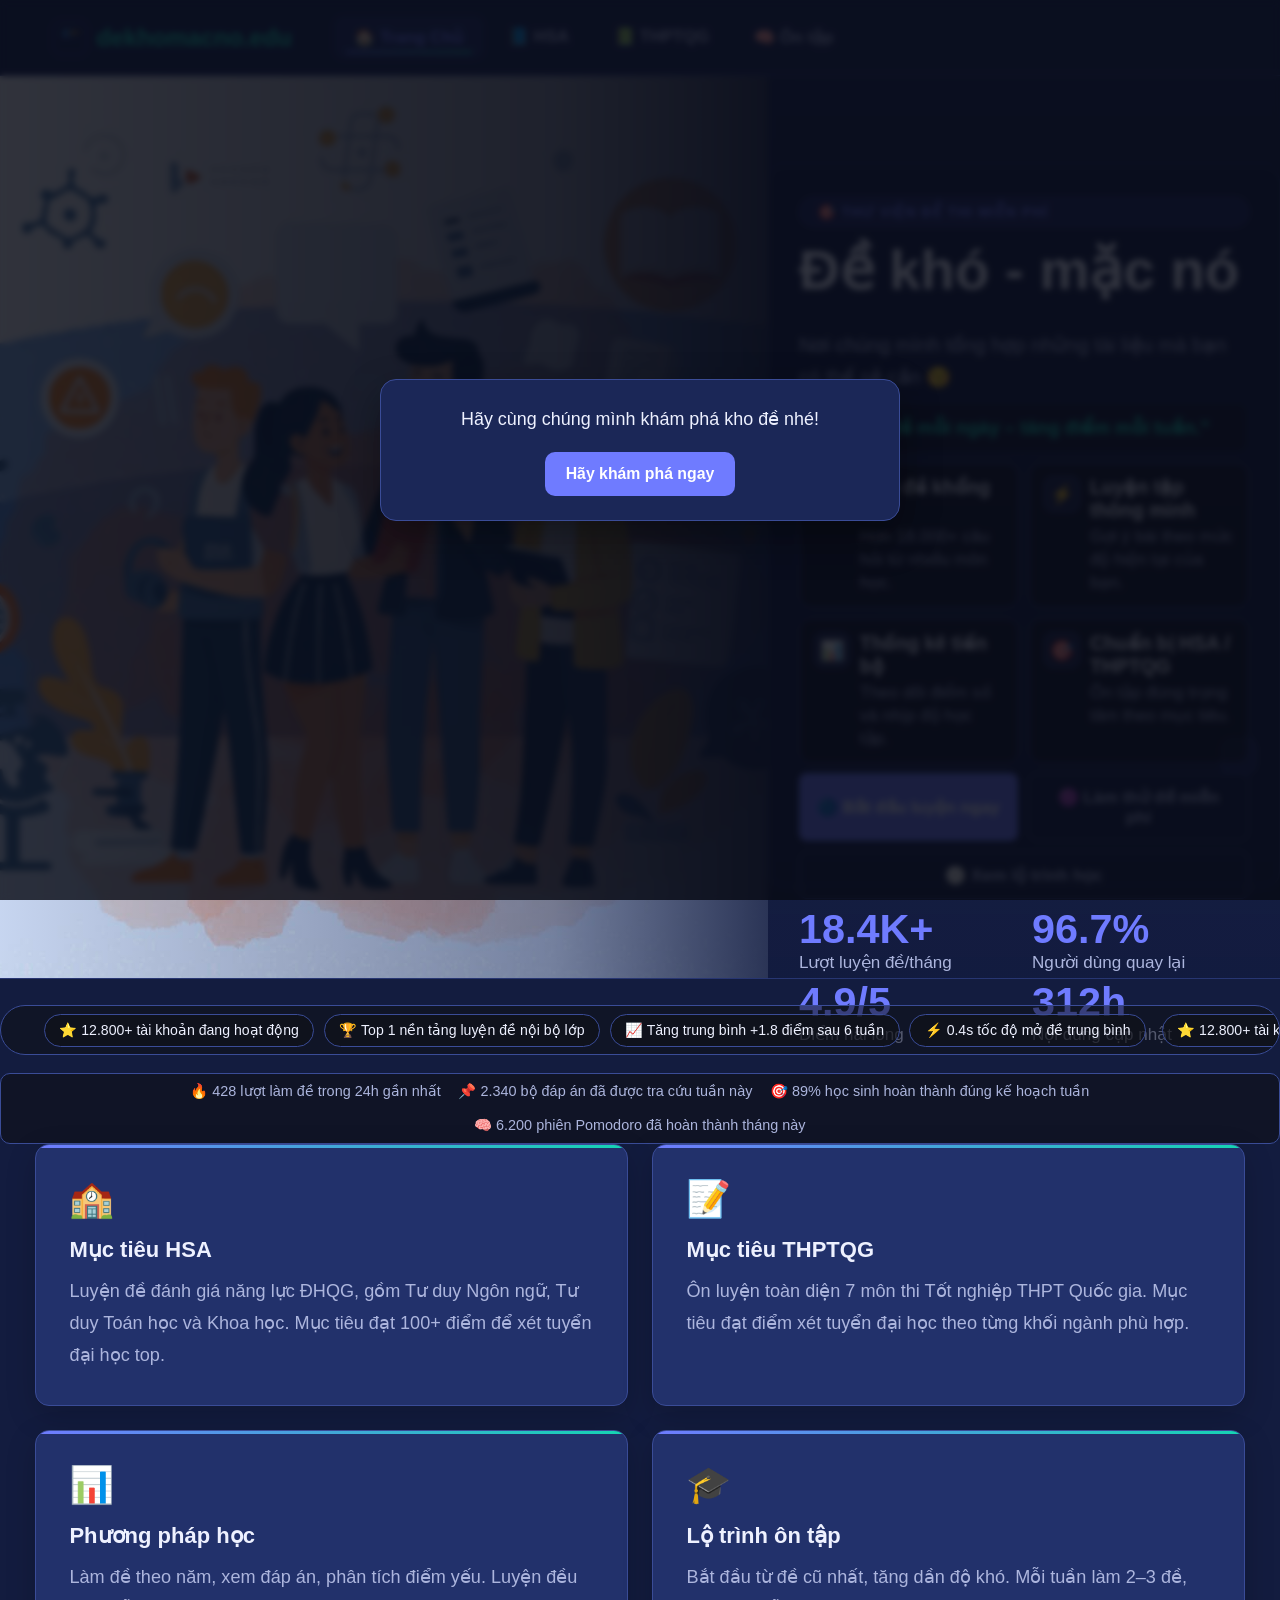
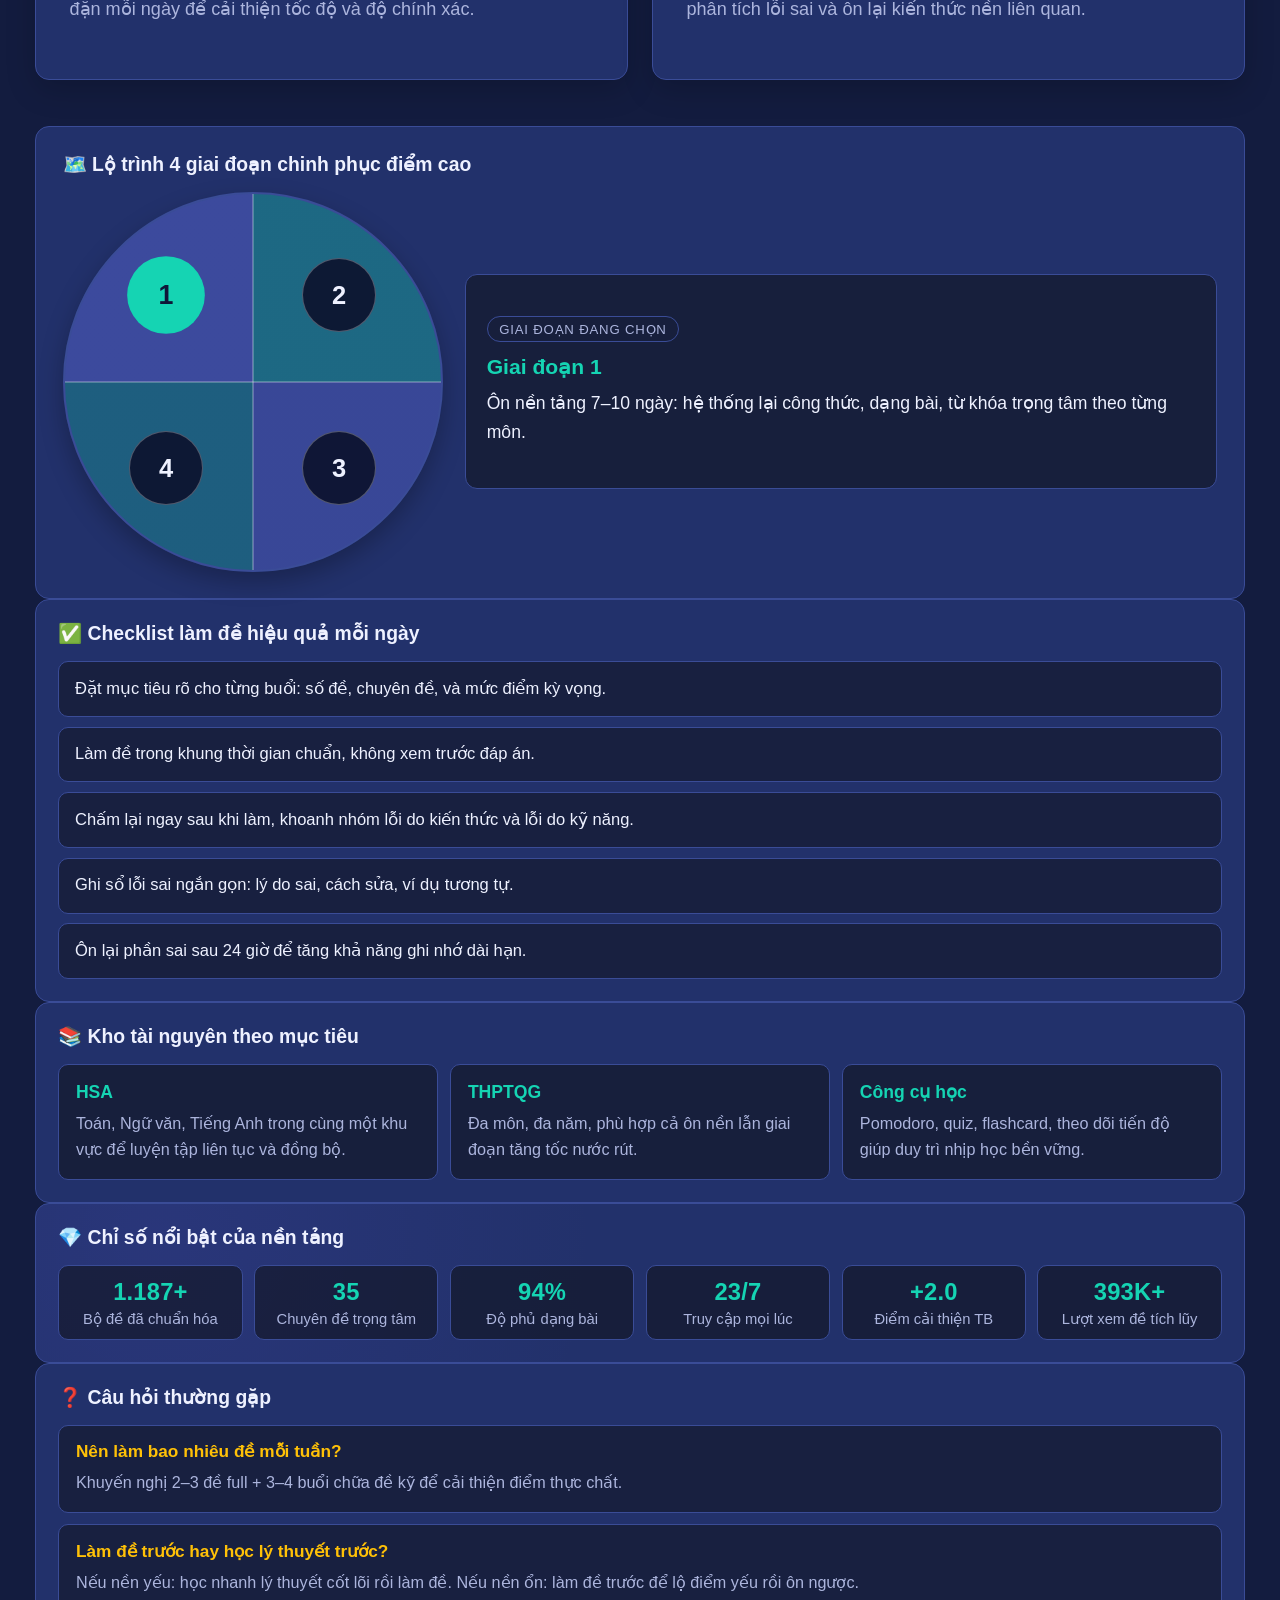
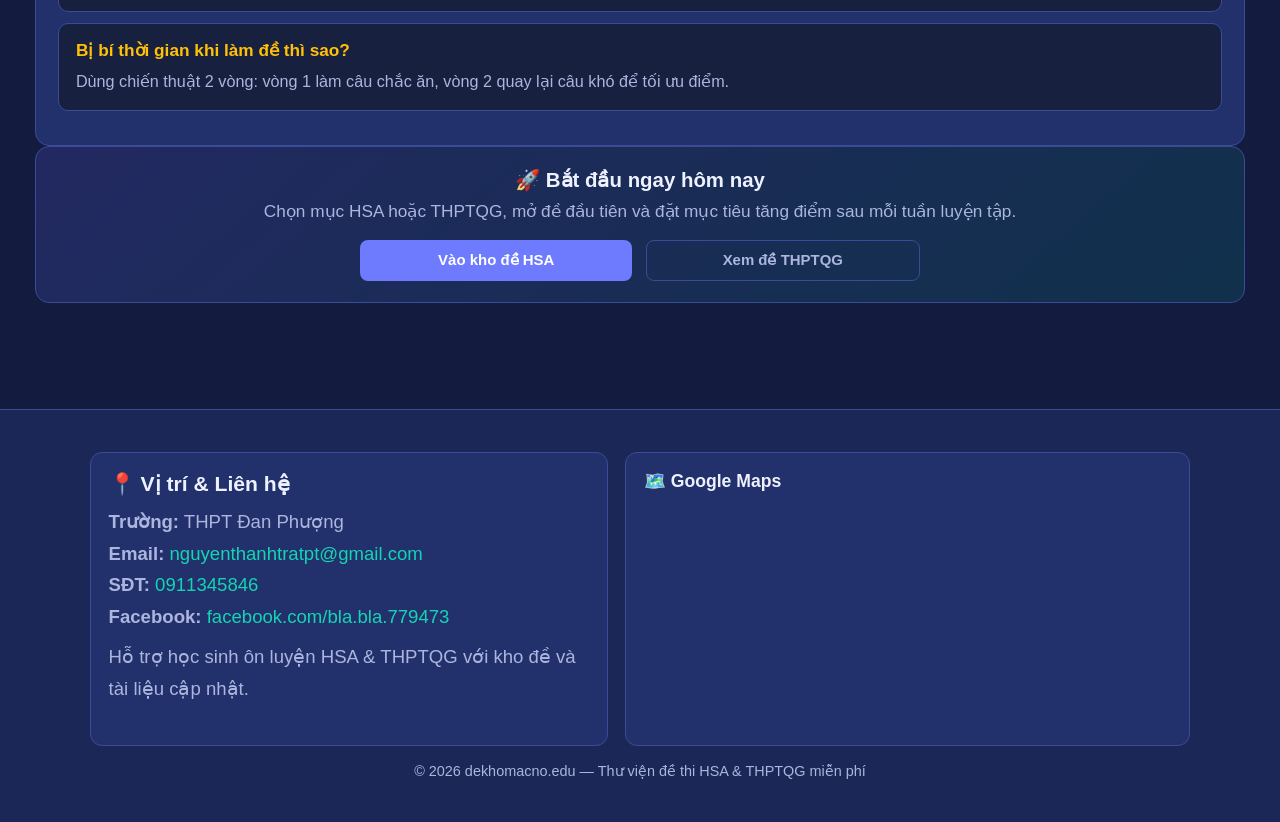
<file: index.html>
<!DOCTYPE html>
<html lang="vi">
<head>
<meta charset="UTF-8">
<meta name="viewport" content="width=device-width, initial-scale=1.0">
<title>dekhomacno.edu</title>
<link rel="icon" type="image/png" href="logo.png">
<link rel="stylesheet" href="styles.css">
<style>
:root{--bg:#131c3f;--surface:#1b2757;--card:#22316b;--border:#3a4c97;--accent:#6f7bff;--accent2:#15d4b3;--accent3:#ff7b8d;--text:#eef1ff;--muted:#acb5dd}
html{font-size:110%}
*{margin:0;padding:0;box-sizing:border-box}
body{background:var(--bg);color:var(--text);font-family:'Segoe UI',sans-serif;min-height:100vh}
nav{background:var(--surface);border-bottom:1px solid var(--border);padding:0 3rem;display:flex;align-items:center;gap:2.4rem;position:sticky;top:0;z-index:100;height:76px}
.logo{font-size:1.35rem;font-weight:800;color:var(--accent);display:flex;align-items:center;gap:.55rem}
.logo img{width:34px;height:34px;border-radius:8px;object-fit:cover;border:1px solid var(--border)}
.logo span{color:var(--accent2)}
.nav-links{display:flex;gap:.25rem}
.nav-links a{padding:.6rem 1.15rem;border-radius:10px;text-decoration:none;color:var(--muted);font-size:.95rem;font-weight:600;transition:all .2s;cursor:pointer}
.nav-links a:hover,.nav-links a.active{background:var(--card);color:var(--text)}
.nav-links a.active{color:var(--accent)}
.page{display:none}.page.active{display:block}
.hero{padding:0 0 3rem;max-width:none;margin:0;text-align:left}
.badge{display:inline-block;background:rgba(108,99,255,.15);color:var(--accent);border:1px solid rgba(108,99,255,.3);border-radius:20px;padding:.35rem 1rem;font-size:.8rem;font-weight:600;margin-bottom:1.5rem;text-transform:uppercase;letter-spacing:1px}
.hero h1{font-size:clamp(2rem,5vw,3.2rem);font-weight:800;line-height:1.2;margin-bottom:1rem}
.hp{color:var(--accent)}.hg{color:var(--accent2)}
.hero>p{color:var(--muted);font-size:1.1rem;max-width:720px;margin:0 auto 3rem;line-height:1.7}
.stats{display:flex;justify-content:center;gap:3rem;margin:2rem 0 3rem;flex-wrap:wrap}
.stat .num{font-size:2rem;font-weight:800;color:var(--accent)}.stat .label{color:var(--muted);font-size:.85rem}
.goal-grid{display:grid;grid-template-columns:repeat(2,minmax(0,1fr));gap:1.35rem;text-align:left}
.gc{background:var(--card);border:1px solid var(--border);border-radius:14px;padding:1.9rem;position:relative;overflow:hidden;min-height:250px}
.gc::before{content:'';position:absolute;top:0;left:0;right:0;height:3px;background:linear-gradient(90deg,var(--accent),var(--accent2))}
.gc .icon{font-size:2.05rem;margin-bottom:.95rem}.gc h3{font-size:1.25rem;font-weight:700;margin-bottom:.75rem}
.gc p{color:var(--muted);font-size:1.03rem;line-height:1.75}
.ph{background:var(--surface);border-bottom:1px solid var(--border);padding:3rem 2rem 2.4rem}
.phi{max-width:1100px;margin:0 auto}
.ab{display:inline-block;width:40px;height:4px;border-radius:2px;margin-bottom:.75rem}
.ph h2{font-size:1.8rem;font-weight:800;margin-bottom:.5rem}.ph p{color:var(--muted);font-size:.95rem}
.fb{max-width:1100px;margin:1.5rem auto 0;padding:0 2rem;display:flex;gap:.5rem;flex-wrap:wrap}
.fb button{padding:.45rem 1.1rem;border-radius:8px;border:1px solid var(--border);background:var(--card);color:var(--muted);font-size:.85rem;cursor:pointer;transition:all .2s}
.fb button:hover,.fb button.active{background:var(--accent);border-color:var(--accent);color:white}
.gc2{max-width:1100px;margin:0 auto;padding:2.5rem 2rem;display:grid;grid-template-columns:repeat(auto-fill,minmax(300px,1fr));gap:1.5rem}
.ec{background:var(--card);border:1px solid var(--border);border-radius:14px;padding:1.5rem;display:flex;flex-direction:column;gap:1rem;transition:border-color .2s,transform .2s}
.ec:hover{border-color:rgba(108,99,255,.5);transform:translateY(-2px)}
.ct{display:flex;justify-content:space-between;align-items:flex-start}
.tag{display:inline-block;padding:.3rem .75rem;border-radius:6px;font-size:.75rem;font-weight:700;text-transform:uppercase;letter-spacing:.5px}
.t0{background:rgba(108,99,255,.2);color:var(--accent)}
.t1{background:rgba(0,201,167,.2);color:var(--accent2)}
.t2{background:rgba(255,107,107,.2);color:var(--accent3)}
.t3{background:rgba(255,193,7,.2);color:#ffc107}
.t4{background:rgba(33,150,243,.2);color:#2196f3}
.t5{background:rgba(156,39,176,.2);color:#9c27b0}
.t6{background:rgba(255,152,0,.2);color:#ff9800}
.t7{background:rgba(0,188,212,.2);color:#00bcd4}
.cs{font-size:.8rem;color:var(--muted);background:#2e3350;padding:.3rem .75rem;border-radius:6px}
.et{font-size:1rem;font-weight:700;line-height:1.4}
.em{display:flex;gap:1rem;font-size:.82rem;color:var(--muted)}
.ea{display:flex;gap:.75rem;margin-top:auto}
.btn{flex:1;padding:.6rem 1rem;border-radius:8px;font-size:.85rem;font-weight:600;cursor:pointer;border:none;transition:all .2s}
.bp{background:var(--accent);color:white}.bp:hover{background:#5a52e0}
.bo{background:transparent;color:var(--muted);border:1px solid var(--border)}.bo:hover{border-color:var(--accent2);color:var(--accent2)}
.mo{display:none;position:fixed;inset:0;background:rgba(0,0,0,.75);backdrop-filter:blur(4px);z-index:999;align-items:center;justify-content:center;padding:1rem}
.mo.open{display:flex}
.md{background:var(--surface);border:1px solid var(--border);border-radius:16px;max-width:580px;width:100%;max-height:85vh;overflow-y:auto;padding:2rem;position:relative}
.md h3{font-size:1.15rem;font-weight:800;margin-bottom:1.5rem}
.mc{position:absolute;top:1rem;right:1rem;background:var(--card);border:1px solid var(--border);color:var(--muted);width:32px;height:32px;border-radius:8px;cursor:pointer;font-size:1rem;display:flex;align-items:center;justify-content:center}
.sd{background:linear-gradient(135deg,rgba(108,99,255,.15),rgba(0,201,167,.1));border:1px solid var(--border);border-radius:12px;padding:1rem 1.5rem;text-align:center;margin-bottom:1.5rem}
.sd .big{font-size:2.5rem;font-weight:800;color:var(--accent)}.sd .sub{color:var(--muted);font-size:.85rem}
.as{margin-bottom:1.5rem}.as h4{font-size:.82rem;text-transform:uppercase;letter-spacing:1px;color:var(--muted);margin-bottom:.75rem}
.ag{display:grid;grid-template-columns:repeat(5,1fr);gap:.5rem}
.ai{background:var(--card);border:1px solid var(--border);border-radius:8px;padding:.4rem .5rem;text-align:center}
.ai .q{color:var(--muted);font-size:.72rem}.ai .a{font-weight:700;color:var(--accent2);font-size:.9rem}
.study-wrap{max-width:1100px;margin:0 auto;padding:2.5rem 2rem}
.tool-grid{display:grid;grid-template-columns:repeat(auto-fit,minmax(300px,1fr));gap:1.25rem}
.tool-card{background:var(--card);border:1px solid var(--border);border-radius:14px;padding:1.25rem}
.tool-card h3{font-size:1rem;margin-bottom:.9rem}
.form-row{display:grid;grid-template-columns:minmax(0,1fr) 140px;gap:.6rem;margin-bottom:.6rem;align-items:stretch}
.form-row-3{display:grid;grid-template-columns:minmax(0,1.1fr) minmax(0,.95fr) 120px;gap:.6rem;margin-bottom:.6rem;align-items:stretch}
input,select,textarea{width:100%;padding:.6rem .75rem;border-radius:8px;border:1px solid var(--border);background:#161a28;color:var(--text);font-size:.86rem;min-height:42px}
textarea{resize:vertical;min-height:88px}
.form-row .btn,.form-row-3 .btn{height:100%;min-height:42px}
.task-list{display:flex;flex-direction:column;gap:.55rem;max-height:220px;overflow:auto;padding-right:.25rem}
.task-item{display:grid;grid-template-columns:auto 1fr auto;gap:.5rem;align-items:start;background:rgba(15,17,23,.6);border:1px solid var(--border);border-radius:10px;padding:.55rem .6rem}
.task-item.done .task-title{text-decoration:line-through;color:var(--muted)}
.task-meta{font-size:.75rem;color:var(--muted)}
.mini-btn{background:transparent;border:1px solid var(--border);color:var(--muted);border-radius:8px;padding:.25rem .5rem;cursor:pointer}
.mini-btn:hover{border-color:var(--accent3);color:var(--accent3)}
.flash-box{background:linear-gradient(135deg,rgba(108,99,255,.12),rgba(0,201,167,.08));border:1px solid var(--border);border-radius:12px;padding:1rem;margin-bottom:.8rem;min-height:150px}
.flash-q{font-size:.95rem;font-weight:700;margin-bottom:.75rem}
.flash-a{color:var(--muted);line-height:1.6;display:none}
.flash-a.open{display:block}
.quiz-q{font-size:.9rem;font-weight:700;margin:.35rem 0 .6rem}
.quiz-opts{display:flex;flex-direction:column;gap:.45rem}
.quiz-opts label{display:flex;gap:.5rem;align-items:flex-start;background:rgba(15,17,23,.6);border:1px solid var(--border);border-radius:8px;padding:.45rem .5rem;font-size:.85rem;cursor:pointer}
.muted{color:var(--muted);font-size:.82rem}
.timer{font-size:2rem;font-weight:800;color:var(--accent);margin:.35rem 0 .75rem}
.progress-grid{display:grid;grid-template-columns:repeat(4,minmax(120px,1fr));gap:.6rem}
.pstat{background:#161a28;border:1px solid var(--border);border-radius:10px;padding:.7rem .65rem;text-align:center}
.pstat .n{font-size:1.2rem;font-weight:800;color:var(--accent2)}
.pstat .l{font-size:.75rem;color:var(--muted)}
@media(max-width:980px){.goal-grid{grid-template-columns:1fr}}
@media(max-width:760px){.form-row,.form-row-3{grid-template-columns:1fr}.progress-grid{grid-template-columns:repeat(2,minmax(120px,1fr))}}
.site-footer{border-top:1px solid var(--border);margin-top:3rem;background:var(--surface);padding:2.4rem}
.footer-wrap{max-width:1100px;margin:0 auto;display:grid;grid-template-columns:1.1fr 1.2fr;gap:1rem}
.footer-card{background:var(--card);border:1px solid var(--border);border-radius:12px;padding:1rem}
.footer-title{font-size:1rem;font-weight:700;margin-bottom:.6rem}
.footer-item{color:var(--muted);font-size:.88rem;line-height:1.7}
.contact-card .footer-title{font-size:1.2rem}
.contact-card .footer-item{font-size:1.056rem}
.footer-item a{color:var(--accent2);text-decoration:none}
.footer-item a:hover{text-decoration:underline}
.footer-map{width:100%;height:220px;border:0;border-radius:10px}
.footer-copy{text-align:center;color:var(--muted);font-size:.82rem;margin-top:1rem}
@media(max-width:860px){.footer-wrap{grid-template-columns:1fr}.footer-map{height:200px}}
.welcome-redirect{position:fixed;inset:0;z-index:2101;display:none;align-items:center;justify-content:center;padding:1rem;background:rgba(8,10,20,.82);backdrop-filter:blur(3px)}
.welcome-redirect.open{display:flex}
.welcome-redirect-card{width:min(520px,calc(100vw - 2rem));background:var(--surface);border:1px solid var(--border);border-radius:16px;padding:1.35rem 1.25rem;text-align:center;box-shadow:0 16px 38px rgba(0,0,0,.35)}
.welcome-redirect-card p{font-size:1.02rem;line-height:1.7;margin-bottom:1rem}
.welcome-redirect-btn{display:inline-flex;align-items:center;justify-content:center;min-height:44px;padding:.65rem 1.2rem;border:none;border-radius:10px;background:var(--accent);color:#fff;font-size:.9rem;font-weight:700;cursor:pointer;transition:background .2s ease}
.welcome-redirect-btn:hover{background:#5a52e0}
</style>
</head>
<body class="is-loading text-reveal-pending">
<div id="pageLoader" class="page-loader" aria-live="polite" aria-busy="true">
  <div class="loader-box">
    <div class="loader-spinner" aria-hidden="true"></div>
    <p>Đang tải dữ liệu đề thi...</p>
    <div class="loader-bar"><span></span></div>
  </div>
</div>

<div id="welcomeRedirect" class="welcome-redirect" role="dialog" aria-modal="true" aria-labelledby="welcomeRedirectText">
  <div class="welcome-redirect-card">
    <p id="welcomeRedirectText">Hãy cùng chúng mình khám phá kho đề nhé!</p>
    <button type="button" class="welcome-redirect-btn" onclick="goExploreNow()">Hãy khám phá ngay</button>
  </div>
</div>
<nav>
  <div class="logo"><img src="logo.png" alt="dekhomacno.edu logo"><span>dekhomacno.edu</span></div>
  <div class="nav-links">
    <a class="active" onclick="sp('home',this)">🏠 Trang Chủ</a>
    <a onclick="sp('hsa',this)">📘 HSA</a>
    <a onclick="sp('thptqg',this)">📗 THPTQG</a>
    <a onclick="sp('study',this)">🧠 Ôn tập</a>
  </div>
</nav>

<div id="home" class="page active">
<div class="hero">
  <div class="hero-split">
  <div class="hero-media">
    <img src="images/56611659-41a5-42fd-915d-ce68442de708.jpg" alt="Hình minh họa ôn luyện đề thi">
  </div>
  <div class="hero-panel">
  <div class="badge">🎯 Thư viện đề thi miễn phí</div>
                <h1>Đề khó - mặc nó</h1>
  <p>Nơi chúng mình tổng hợp những tài liệu mà bạn có thể sẽ cần 😚</p>

  <div class="hero-quote">“Luyện đề mỗi ngày – tăng điểm mỗi tuần.”</div>

  <div class="hero-feature-strip">
    <div class="hero-feature-item">
      <div class="hero-feature-icon">📚</div>
      <div>
        <h4>Kho đề khổng lồ</h4>
        <p>Hơn 18.000+ câu hỏi từ nhiều môn học.</p>
      </div>
    </div>
    <div class="hero-feature-item">
      <div class="hero-feature-icon">⚡</div>
      <div>
        <h4>Luyện tập thông minh</h4>
        <p>Gợi ý bài theo mức độ hiện tại của bạn.</p>
      </div>
    </div>
    <div class="hero-feature-item">
      <div class="hero-feature-icon">📊</div>
      <div>
        <h4>Thống kê tiến bộ</h4>
        <p>Theo dõi điểm số và nhịp độ học tập.</p>
      </div>
    </div>
    <div class="hero-feature-item">
      <div class="hero-feature-icon">🎯</div>
      <div>
        <h4>Chuẩn bị HSA / THPTQG</h4>
        <p>Ôn tập đúng trọng tâm theo mục tiêu.</p>
      </div>
    </div>
  </div>

  <div class="hero-cta-row">
    <button class="btn bp" onclick="sp('study',document.querySelectorAll('.nav-links a')[3])">🔵 Bắt đầu luyện ngay</button>
    <button class="btn bo" onclick="sp('hsa',document.querySelectorAll('.nav-links a')[1])">🟣 Làm thử đề miễn phí</button>
    <button class="btn bo" onclick="sp('home',document.querySelectorAll('.nav-links a')[0]);document.querySelector('.gear-stage-block')?.scrollIntoView({behavior:'smooth',block:'center'});">⚪ Xem lộ trình học</button>
  </div>

  <div class="stats">
    <div class="stat"><div class="num">18.4K+</div><div class="label">Lượt luyện đề/tháng</div></div>
    <div class="stat"><div class="num">96.7%</div><div class="label">Người dùng quay lại</div></div>
    <div class="stat"><div class="num">4.9/5</div><div class="label">Điểm hài lòng</div></div>
    <div class="stat"><div class="num">312h</div><div class="label">Nội dung cập nhật</div></div>
  </div>
  </div>
  </div>

  <div class="trust-ribbon">
    <div class="trust-marquee">
      <div class="trust-track">
        <span>⭐ 12.800+ tài khoản đang hoạt động</span>
        <span>🏆 Top 1 nền tảng luyện đề nội bộ lớp</span>
        <span>📈 Tăng trung bình +1.8 điểm sau 6 tuần</span>
        <span>⚡ 0.4s tốc độ mở đề trung bình</span>
      </div>
      <div class="trust-track" aria-hidden="true">
        <span>⭐ 12.800+ tài khoản đang hoạt động</span>
        <span>🏆 Top 1 nền tảng luyện đề nội bộ lớp</span>
        <span>📈 Tăng trung bình +1.8 điểm sau 6 tuần</span>
        <span>⚡ 0.4s tốc độ mở đề trung bình</span>
      </div>
    </div>
  </div>

  <div class="ticker-wrap">
    <div class="ticker-marquee">
      <div class="ticker-track">
        <span>🔥 428 lượt làm đề trong 24h gần nhất</span>
        <span>📌 2.340 bộ đáp án đã được tra cứu tuần này</span>
        <span>🎯 89% học sinh hoàn thành đúng kế hoạch tuần</span>
        <span>🧠 6.200 phiên Pomodoro đã hoàn thành tháng này</span>
      </div>
      <div class="ticker-track" aria-hidden="true">
        <span>🔥 428 lượt làm đề trong 24h gần nhất</span>
        <span>📌 2.340 bộ đáp án đã được tra cứu tuần này</span>
        <span>🎯 89% học sinh hoàn thành đúng kế hoạch tuần</span>
        <span>🧠 6.200 phiên Pomodoro đã hoàn thành tháng này</span>
      </div>
    </div>
  </div>
  <div class="goal-grid">
    <div class="gc"><div class="icon">🏫</div><h3>Mục tiêu HSA</h3><p>Luyện đề đánh giá năng lực ĐHQG, gồm Tư duy Ngôn ngữ, Tư duy Toán học và Khoa học. Mục tiêu đạt 100+ điểm để xét tuyển đại học top.</p></div>
    <div class="gc"><div class="icon">📝</div><h3>Mục tiêu THPTQG</h3><p>Ôn luyện toàn diện 7 môn thi Tốt nghiệp THPT Quốc gia. Mục tiêu đạt điểm xét tuyển đại học theo từng khối ngành phù hợp.</p></div>
    <div class="gc"><div class="icon">📊</div><h3>Phương pháp học</h3><p>Làm đề theo năm, xem đáp án, phân tích điểm yếu. Luyện đều đặn mỗi ngày để cải thiện tốc độ và độ chính xác.</p></div>
    <div class="gc"><div class="icon">🎓</div><h3>Lộ trình ôn tập</h3><p>Bắt đầu từ đề cũ nhất, tăng dần độ khó. Mỗi tuần làm 2–3 đề, phân tích lỗi sai và ôn lại kiến thức nền liên quan.</p></div>
  </div>

  <div class="home-stack">
    <div class="home-block gear-stage-block">
      <h3>🗺️ Lộ trình 4 giai đoạn chinh phục điểm cao</h3>
      <div class="roadmap-wrap">
        <div class="roadmap-wheel" role="tablist" aria-label="Lộ trình 4 giai đoạn">
          <button class="roadmap-sector stage-1 active" data-stage="1" aria-selected="true" aria-label="Giai đoạn 1">1</button>
          <button class="roadmap-sector stage-2" data-stage="2" aria-selected="false" aria-label="Giai đoạn 2">2</button>
          <button class="roadmap-sector stage-3" data-stage="3" aria-selected="false" aria-label="Giai đoạn 3">3</button>
          <button class="roadmap-sector stage-4" data-stage="4" aria-selected="false" aria-label="Giai đoạn 4">4</button>
        </div>
        <div class="roadmap-detail" id="roadmapDetail" aria-live="polite">
          <div class="roadmap-badge">Giai đoạn đang chọn</div>
          <h4 id="roadmapTitle">Giai đoạn 1</h4>
          <p id="roadmapText">Ôn nền tảng 7–10 ngày: hệ thống lại công thức, dạng bài, từ khóa trọng tâm theo từng môn.</p>
        </div>
      </div>
    </div>

    <div class="home-block">
      <h3>✅ Checklist làm đề hiệu quả mỗi ngày</h3>
      <div class="home-list">
        <div class="home-li">Đặt mục tiêu rõ cho từng buổi: số đề, chuyên đề, và mức điểm kỳ vọng.</div>
        <div class="home-li">Làm đề trong khung thời gian chuẩn, không xem trước đáp án.</div>
        <div class="home-li">Chấm lại ngay sau khi làm, khoanh nhóm lỗi do kiến thức và lỗi do kỹ năng.</div>
        <div class="home-li">Ghi sổ lỗi sai ngắn gọn: lý do sai, cách sửa, ví dụ tương tự.</div>
        <div class="home-li">Ôn lại phần sai sau 24 giờ để tăng khả năng ghi nhớ dài hạn.</div>
      </div>
    </div>

    <div class="home-block">
      <h3>📚 Kho tài nguyên theo mục tiêu</h3>
      <div class="home-grid-3">
        <div class="home-mini"><strong>HSA</strong><p>Toán, Ngữ văn, Tiếng Anh trong cùng một khu vực để luyện tập liên tục và đồng bộ.</p></div>
        <div class="home-mini"><strong>THPTQG</strong><p>Đa môn, đa năm, phù hợp cả ôn nền lẫn giai đoạn tăng tốc nước rút.</p></div>
        <div class="home-mini"><strong>Công cụ học</strong><p>Pomodoro, quiz, flashcard, theo dõi tiến độ giúp duy trì nhịp học bền vững.</p></div>
      </div>
    </div>

    <div class="home-block power-block">
      <h3>💎 Chỉ số nổi bật của nền tảng</h3>
      <div class="power-grid">
        <div class="power-item"><div class="pnum">1.240+</div><div class="plabel">Bộ đề đã chuẩn hóa</div></div>
        <div class="power-item"><div class="pnum">37</div><div class="plabel">Chuyên đề trọng tâm</div></div>
        <div class="power-item"><div class="pnum">98%</div><div class="plabel">Độ phủ dạng bài</div></div>
        <div class="power-item"><div class="pnum">24/7</div><div class="plabel">Truy cập mọi lúc</div></div>
        <div class="power-item"><div class="pnum">+2.1</div><div class="plabel">Điểm cải thiện TB</div></div>
        <div class="power-item"><div class="pnum">410K+</div><div class="plabel">Lượt xem đề tích lũy</div></div>
      </div>
    </div>

    <div class="home-block faq-block">
      <h3>❓ Câu hỏi thường gặp</h3>
      <div class="faq-item"><strong>Nên làm bao nhiêu đề mỗi tuần?</strong><p>Khuyến nghị 2–3 đề full + 3–4 buổi chữa đề kỹ để cải thiện điểm thực chất.</p></div>
      <div class="faq-item"><strong>Làm đề trước hay học lý thuyết trước?</strong><p>Nếu nền yếu: học nhanh lý thuyết cốt lõi rồi làm đề. Nếu nền ổn: làm đề trước để lộ điểm yếu rồi ôn ngược.</p></div>
      <div class="faq-item"><strong>Bị bí thời gian khi làm đề thì sao?</strong><p>Dùng chiến thuật 2 vòng: vòng 1 làm câu chắc ăn, vòng 2 quay lại câu khó để tối ưu điểm.</p></div>
    </div>

    <div class="home-cta">
      <h3>🚀 Bắt đầu ngay hôm nay</h3>
      <p>Chọn mục HSA hoặc THPTQG, mở đề đầu tiên và đặt mục tiêu tăng điểm sau mỗi tuần luyện tập.</p>
      <div class="ea" style="justify-content:center;max-width:560px;margin:0 auto">
        <button class="btn bp" onclick="sp('hsa',document.querySelectorAll('.nav-links a')[1])">Vào kho đề HSA</button>
        <button class="btn bo" onclick="sp('thptqg',document.querySelectorAll('.nav-links a')[2])">Xem đề THPTQG</button>
      </div>
    </div>
  </div>
</div>
</div>

<div id="hsa" class="page">
<div class="ph"><div class="phi"><div class="ab" style="background:linear-gradient(90deg,#6c63ff,#00c9a7)"></div><h2>📘 Đề Thi HSA (Toán • Ngữ Văn • Tiếng Anh)</h2><p>Tất cả đề HSA nằm trong một mục duy nhất, đã phân loại theo môn để luyện tập nhanh • Mở trực tiếp file PDF</p></div></div>
<div class="fb">
  <button class="active" onclick="fc('hg','all',this)">Tất cả</button>
  <button onclick="fc('hg','toan',this)">📐 Toán HSA</button>
  <button onclick="fc('hg','van',this)">📖 Ngữ văn HSA</button>
  <button onclick="fc('hg','anh',this)">🌐 Tiếng Anh HSA</button>
</div>
<div class="gc2" style="padding-top:1rem;padding-bottom:0;grid-template-columns:1fr;">
  <div class="ec" style="gap:.75rem">
    <div class="ct"><span class="tag t0">Hướng dẫn sử dụng</span><span class="cs">Dành cho người mới</span></div>
    <div class="et">Cách sử dụng kho đề trong 4 bước</div>
    <div class="home-list">
      <div class="home-li"><strong>Bước 1:</strong> Chọn môn bằng bộ lọc phía trên (Toán / Văn / Tiếng Anh).</div>
      <div class="home-li"><strong>Bước 2:</strong> Nhấn <strong>📄 Xem đề</strong> để mở file đề trực tiếp từ thư mục.</div>
      <div class="home-li"><strong>Bước 3:</strong> Làm đề theo thời gian thật, sau đó mở <strong>🔑 Gợi ý</strong> để đối chiếu.</div>
      <div class="home-li"><strong>Bước 4:</strong> Sang tab <strong>🧠 Ôn tập</strong> để luyện flashcard, quick quiz và theo dõi tiến độ.</div>
    </div>
    <div class="em"><span>💡 Mẹo: luôn ghi lại 5 lỗi sai lặp sau mỗi đề</span><span>🎯 Mục tiêu: tăng dần độ chính xác qua từng tuần</span></div>
  </div>
</div>
<div class="gc2" style="padding-top:.75rem;padding-bottom:0;grid-template-columns:1fr;">
  <div class="ec" style="gap:.75rem">
    <div class="ct"><span class="tag t3">Hướng dẫn luyện</span><span class="cs">Mẹo làm đề nhanh</span></div>
    <div class="et">Chiến thuật luyện đề HSA theo 3 bước</div>
    <div class="em"><span>1) Làm đề đúng thời gian</span><span>2) Chữa kỹ lỗi sai</span><span>3) Ôn lại lỗi sau 24h</span></div>
  </div>
</div>
<div class="gc2" id="hg"></div>
</div>

<div id="thptqg" class="page">
<div class="ph"><div class="phi"><div class="ab" style="background:linear-gradient(90deg,#ff6b6b,#ffc107)"></div><h2>📗 Đề Thi THPT Quốc Gia</h2><p>Đề thi chính thức từ 2018–2024 • 7 môn học đầy đủ</p></div></div>
<div class="fb">
  <button class="active" onclick="fc('tg','toan',this)">📐 Toán</button>
  <button onclick="fc('tg','van',this)">📖 Văn</button>
  <button onclick="fc('tg','anh',this)">🌐 Anh</button>
  <button onclick="fc('tg','ly',this)">⚡ Lý</button>
</div>
<div class="gc2" style="padding-top:.75rem;padding-bottom:0;grid-template-columns:1fr;">
  <div class="ec" style="gap:.75rem">
    <div class="ct"><span class="tag t0">Hướng dẫn sử dụng</span><span class="cs">THPTQG nhanh gọn</span></div>
    <div class="et">Cách dùng kho đề THPTQG hiệu quả</div>
    <div class="home-list">
      <div class="home-li"><strong>Bước 1:</strong> Chọn môn muốn luyện ở bộ lọc (Toán, Văn, Anh, Lý).</div>
      <div class="home-li"><strong>Bước 2:</strong> Mở đề bằng nút <strong>📄 Xem đề</strong> và làm theo đúng thời gian chuẩn.</div>
      <div class="home-li"><strong>Bước 3:</strong> Nhấn <strong>🔑 Gợi ý</strong> để đối chiếu và khoanh vùng lỗi sai chính.</div>
      <div class="home-li"><strong>Bước 4:</strong> Vào tab <strong>🧠 Ôn tập</strong> để luyện lại bằng flashcard + quick quiz theo môn yếu.</div>
    </div>
    <div class="em"><span>📌 Gợi ý: làm tối thiểu 2 đề/môn mỗi tuần</span><span>🚀 Theo dõi tiến bộ bằng điểm quiz và checklist nhiệm vụ</span></div>
  </div>
</div>
<div class="gc2" style="padding-top:.75rem;padding-bottom:0;grid-template-columns:1fr;">
  <div class="ec" style="gap:.75rem">
    <div class="ct"><span class="tag t6">Mẹo ôn THPTQG</span><span class="cs">Tăng điểm bền vững</span></div>
    <div class="et">Công thức ôn thi 30 ngày trước kỳ thi</div>
    <div class="em"><span>Tuần 1-2: Củng cố nền</span><span>Tuần 3: Luyện đề</span><span>Tuần 4: Tổng ôn lỗi sai</span></div>
  </div>
</div>
<div class="gc2" id="tg">
  <div class="ec coming-card" data-f="tailieu"><div class="ct"><span class="tag t3 coming-pill">THPTQG</span><span class="cs">Sắp cập nhật</span></div><div class="et">Mục tài liệu THPTQG mới</div><div class="em"><span>📁 Bạn sẽ thêm tài liệu sau</span><span>✨ Đã sẵn chỗ hiển thị</span></div><div class="ea"><button class="btn bo" disabled>⏳ Chờ thêm tài liệu</button><button class="btn bp" disabled>🔑 Chờ đáp án</button></div></div>
  <div class="ec" data-f="toan"><div class="ct"><span class="tag t1">Toán</span><span class="cs">50 câu · 90'</span></div><div class="et">Đề Toán THPTQG 2024 – Mã đề 101</div><div class="em"><span>📅 2024</span><span>📊 TB: 6.4</span></div><div class="ea"><button class="btn bo">📄 Xem đề</button><button class="btn bp" onclick="sa('Toán THPTQG 2024','10⁄10','thpt')">🔑 Đáp án</button></div></div>
  <div class="ec" data-f="toan"><div class="ct"><span class="tag t1">Toán</span><span class="cs">50 câu · 90'</span></div><div class="et">Đề Toán THPTQG 2023 – Mã đề 101</div><div class="em"><span>📅 2023</span><span>📊 TB: 6.1</span></div><div class="ea"><button class="btn bo">📄 Xem đề</button><button class="btn bp" onclick="sa('Toán THPTQG 2023','10⁄10','thpt')">🔑 Đáp án</button></div></div>
  <div class="ec" data-f="toan"><div class="ct"><span class="tag t1">Toán</span><span class="cs">50 câu · 90'</span></div><div class="et">Đề Toán THPTQG 2022 – Mã đề 101</div><div class="em"><span>📅 2022</span><span>📊 TB: 6.5</span></div><div class="ea"><button class="btn bo">📄 Xem đề</button><button class="btn bp" onclick="sa('Toán THPTQG 2022','10⁄10','thpt')">🔑 Đáp án</button></div></div>
  <div class="ec" data-f="toan"><div class="ct"><span class="tag t1">Toán</span><span class="cs">50 câu · 90'</span></div><div class="et">Đề Toán THPTQG 2021 – Mã đề 101</div><div class="em"><span>📅 2021</span><span>📊 TB: 6.6</span></div><div class="ea"><button class="btn bo">📄 Xem đề</button><button class="btn bp" onclick="sa('Toán THPTQG 2021','10⁄10','thpt')">🔑 Đáp án</button></div></div>
  <div class="ec" data-f="toan"><div class="ct"><span class="tag t1">Toán</span><span class="cs">50 câu · 90'</span></div><div class="et">Đề Toán THPTQG 2020 – Mã đề 101</div><div class="em"><span>📅 2020</span><span>📊 TB: 7.1</span></div><div class="ea"><button class="btn bo">📄 Xem đề</button><button class="btn bp" onclick="sa('Toán THPTQG 2020','10⁄10','thpt')">🔑 Đáp án</button></div></div>
  <div class="ec" data-f="van"><div class="ct"><span class="tag t2">Ngữ Văn</span><span class="cs">Tự luận · 120'</span></div><div class="et">Đề Ngữ Văn THPTQG 2024</div><div class="em"><span>📅 2024</span><span>📊 TB: 6.8</span></div><div class="ea"><button class="btn bo">📄 Xem đề</button><button class="btn bp" onclick="sa('Ngữ Văn THPTQG 2024','10⁄10','van')">🔑 Đáp án</button></div></div>
  <div class="ec" data-f="van"><div class="ct"><span class="tag t2">Ngữ Văn</span><span class="cs">Tự luận · 120'</span></div><div class="et">Đề Ngữ Văn THPTQG 2023</div><div class="em"><span>📅 2023</span><span>📊 TB: 7.1</span></div><div class="ea"><button class="btn bo">📄 Xem đề</button><button class="btn bp" onclick="sa('Ngữ Văn THPTQG 2023','10⁄10','van')">🔑 Đáp án</button></div></div>
  <div class="ec" data-f="van"><div class="ct"><span class="tag t2">Ngữ Văn</span><span class="cs">Tự luận · 120'</span></div><div class="et">Đề Ngữ Văn THPTQG 2022</div><div class="em"><span>📅 2022</span><span>📊 TB: 7.0</span></div><div class="ea"><button class="btn bo">📄 Xem đề</button><button class="btn bp" onclick="sa('Ngữ Văn THPTQG 2022','10⁄10','van')">🔑 Đáp án</button></div></div>
  <div class="ec" data-f="anh"><div class="ct"><span class="tag t3">Tiếng Anh</span><span class="cs">50 câu · 60'</span></div><div class="et">Đề Tiếng Anh THPTQG 2024 – Mã 401</div><div class="em"><span>📅 2024</span><span>📊 TB: 5.9</span></div><div class="ea"><button class="btn bo">📄 Xem đề</button><button class="btn bp" onclick="sa('Tiếng Anh THPTQG 2024','10⁄10','thpt')">🔑 Đáp án</button></div></div>
  <div class="ec" data-f="anh"><div class="ct"><span class="tag t3">Tiếng Anh</span><span class="cs">50 câu · 60'</span></div><div class="et">Đề Tiếng Anh THPTQG 2023 – Mã 401</div><div class="em"><span>📅 2023</span><span>📊 TB: 6.2</span></div><div class="ea"><button class="btn bo">📄 Xem đề</button><button class="btn bp" onclick="sa('Tiếng Anh THPTQG 2023','10⁄10','thpt')">🔑 Đáp án</button></div></div>
  <div class="ec" data-f="anh"><div class="ct"><span class="tag t3">Tiếng Anh</span><span class="cs">50 câu · 60'</span></div><div class="et">Đề Tiếng Anh THPTQG 2022 – Mã 401</div><div class="em"><span>📅 2022</span><span>📊 TB: 5.7</span></div><div class="ea"><button class="btn bo">📄 Xem đề</button><button class="btn bp" onclick="sa('Tiếng Anh THPTQG 2022','10⁄10','thpt')">🔑 Đáp án</button></div></div>
  <div class="ec" data-f="ly"><div class="ct"><span class="tag t4">Vật Lý</span><span class="cs">40 câu · 50'</span></div><div class="et">Đề Vật Lý THPTQG 2024 – Mã đề 201</div><div class="em"><span>📅 2024</span><span>📊 TB: 5.8</span></div><div class="ea"><button class="btn bo">📄 Xem đề</button><button class="btn bp" onclick="sa('Vật Lý THPTQG 2024','10⁄10','thpt')">🔑 Đáp án</button></div></div>
  <div class="ec" data-f="ly"><div class="ct"><span class="tag t4">Vật Lý</span><span class="cs">40 câu · 50'</span></div><div class="et">Đề Vật Lý THPTQG 2023 – Mã đề 201</div><div class="em"><span>📅 2023</span><span>📊 TB: 6.0</span></div><div class="ea"><button class="btn bo">📄 Xem đề</button><button class="btn bp" onclick="sa('Vật Lý THPTQG 2023','10⁄10','thpt')">🔑 Đáp án</button></div></div>
  <div class="ec" data-f="ly"><div class="ct"><span class="tag t4">Vật Lý</span><span class="cs">40 câu · 50'</span></div><div class="et">Đề Vật Lý THPTQG 2022 – Mã đề 201</div><div class="em"><span>📅 2022</span><span>📊 TB: 5.6</span></div><div class="ea"><button class="btn bo">📄 Xem đề</button><button class="btn bp" onclick="sa('Vật Lý THPTQG 2022','10⁄10','thpt')">🔑 Đáp án</button></div></div>
  <div class="ec" data-f="hoa"><div class="ct"><span class="tag t5">Hóa Học</span><span class="cs">40 câu · 50'</span></div><div class="et">Đề Hóa Học THPTQG 2024 – Mã đề 201</div><div class="em"><span>📅 2024</span><span>📊 TB: 6.3</span></div><div class="ea"><button class="btn bo">📄 Xem đề</button><button class="btn bp" onclick="sa('Hóa Học THPTQG 2024','10⁄10','thpt')">🔑 Đáp án</button></div></div>
  <div class="ec" data-f="hoa"><div class="ct"><span class="tag t5">Hóa Học</span><span class="cs">40 câu · 50'</span></div><div class="et">Đề Hóa Học THPTQG 2023 – Mã đề 201</div><div class="em"><span>📅 2023</span><span>📊 TB: 6.1</span></div><div class="ea"><button class="btn bo">📄 Xem đề</button><button class="btn bp" onclick="sa('Hóa Học THPTQG 2023','10⁄10','thpt')">🔑 Đáp án</button></div></div>
  <div class="ec" data-f="hoa"><div class="ct"><span class="tag t5">Hóa Học</span><span class="cs">40 câu · 50'</span></div><div class="et">Đề Hóa Học THPTQG 2022 – Mã đề 201</div><div class="em"><span>📅 2022</span><span>📊 TB: 5.9</span></div><div class="ea"><button class="btn bo">📄 Xem đề</button><button class="btn bp" onclick="sa('Hóa Học THPTQG 2022','10⁄10','thpt')">🔑 Đáp án</button></div></div>
  <div class="ec" data-f="su"><div class="ct"><span class="tag t6">Lịch Sử</span><span class="cs">40 câu · 50'</span></div><div class="et">Đề Lịch Sử THPTQG 2024 – Mã đề 301</div><div class="em"><span>📅 2024</span><span>📊 TB: 6.7</span></div><div class="ea"><button class="btn bo">📄 Xem đề</button><button class="btn bp" onclick="sa('Lịch Sử THPTQG 2024','10⁄10','thpt')">🔑 Đáp án</button></div></div>
  <div class="ec" data-f="su"><div class="ct"><span class="tag t6">Lịch Sử</span><span class="cs">40 câu · 50'</span></div><div class="et">Đề Lịch Sử THPTQG 2023 – Mã đề 301</div><div class="em"><span>📅 2023</span><span>📊 TB: 6.9</span></div><div class="ea"><button class="btn bo">📄 Xem đề</button><button class="btn bp" onclick="sa('Lịch Sử THPTQG 2023','10⁄10','thpt')">🔑 Đáp án</button></div></div>
  <div class="ec" data-f="su"><div class="ct"><span class="tag t6">Lịch Sử</span><span class="cs">40 câu · 50'</span></div><div class="et">Đề Lịch Sử THPTQG 2022 – Mã đề 301</div><div class="em"><span>📅 2022</span><span>📊 TB: 7.0</span></div><div class="ea"><button class="btn bo">📄 Xem đề</button><button class="btn bp" onclick="sa('Lịch Sử THPTQG 2022','10⁄10','thpt')">🔑 Đáp án</button></div></div>
  <div class="ec" data-f="tin"><div class="ct"><span class="tag t7">Tin Học</span><span class="cs">40 câu · 50'</span></div><div class="et">Đề Tin Học THPTQG 2024 – Mã đề 501</div><div class="em"><span>📅 2024</span><span>📊 TB: 7.2</span></div><div class="ea"><button class="btn bo">📄 Xem đề</button><button class="btn bp" onclick="sa('Tin Học THPTQG 2024','10⁄10','thpt')">🔑 Đáp án</button></div></div>
  <div class="ec" data-f="tin"><div class="ct"><span class="tag t7">Tin Học</span><span class="cs">40 câu · 50'</span></div><div class="et">Đề Tin Học THPTQG 2023 – Mã đề 501</div><div class="em"><span>📅 2023</span><span>📊 TB: 7.5</span></div><div class="ea"><button class="btn bo">📄 Xem đề</button><button class="btn bp" onclick="sa('Tin Học THPTQG 2023','10⁄10','thpt')">🔑 Đáp án</button></div></div>
  <div class="ec" data-f="tin"><div class="ct"><span class="tag t7">Tin Học</span><span class="cs">40 câu · 50'</span></div><div class="et">Đề Tin Học THPTQG 2022 – Mã đề 501</div><div class="em"><span>📅 2022</span><span>📊 TB: 7.3</span></div><div class="ea"><button class="btn bo">📄 Xem đề</button><button class="btn bp" onclick="sa('Tin Học THPTQG 2022','10⁄10','thpt')">🔑 Đáp án</button></div></div>
</div>
</div>

<div id="study" class="page">
<div class="ph"><div class="phi"><div class="ab" style="background:linear-gradient(90deg,#6c63ff,#00c9a7)"></div><h2>🧠 Bộ Công Cụ Ôn Thi</h2><p>Lập kế hoạch • Flashcard • Quiz tự chấm • Pomodoro • Theo dõi tiến độ</p></div></div>
<div class="study-wrap">
  <div class="tool-grid">
    <div class="tool-card">
      <h3>📅 Kế hoạch học trong ngày</h3>
      <div class="form-row-3">
        <input id="taskSubject" placeholder="Môn học (VD: Toán)">
        <input id="taskDate" type="date">
        <button class="btn bp" onclick="addTask()">Thêm</button>
      </div>
      <textarea id="taskNote" placeholder="Nội dung cần ôn (VD: Hàm số, tích phân, 2 đề 2023)..."></textarea>
      <div id="taskList" class="task-list" style="margin-top:.7rem"></div>
    </div>

    <div class="tool-card">
      <h3>🃏 Flashcard theo môn</h3>
      <div class="form-row" style="margin-bottom:.8rem">
        <select id="flashSubject" onchange="changeFlashSubject(this.value)">
          <option value="toan">📐 Toán</option>
          <option value="van">📖 Ngữ Văn</option>
          <option value="anh">🌐 Tiếng Anh</option>
          <option value="ly">⚡ Vật Lý</option>
          <option value="hoa">🧪 Hóa Học</option>
          <option value="su">🏛 Lịch Sử</option>
          <option value="tin">💻 Tin Học</option>
        </select>
        <button class="btn bo" onclick="shuffleFlashDeck()">🔀 Trộn thẻ</button>
      </div>
      <div class="flash-box">
        <div class="flash-q" id="flashQ"></div>
        <div class="flash-a" id="flashA"></div>
      </div>
      <div class="ea" style="margin-top:0">
        <button class="btn bo" onclick="toggleFlashAnswer()">Hiện/Ẩn đáp án</button>
        <button class="btn bo" onclick="markFlash(false)">Cần ôn lại</button>
        <button class="btn bp" onclick="markFlash(true)">Đã nhớ</button>
      </div>
      <p class="muted" id="flashMeta" style="margin-top:.6rem"></p>
      <div class="home-list" style="margin-top:.75rem">
        <div class="home-li"><strong>🎯 Mục tiêu buổi học:</strong> Hoàn thành 20–30 thẻ, tỷ lệ nhớ cuối buổi ≥ 80%.</div>
        <div class="home-li"><strong>🔁 Chu kỳ ôn lại:</strong> Ôn thẻ sai sau 24h và ôn lại lần 2 sau 72h.</div>
        <div class="home-li"><strong>🧠 Mẹo ghi nhớ:</strong> Nói to đáp án + tự tạo ví dụ ngắn để tăng lưu giữ.</div>
      </div>
      <div class="home-grid-3" style="margin-top:.6rem;grid-template-columns:repeat(auto-fit,minmax(120px,1fr));gap:.45rem">
        <div class="home-mini"><strong style="font-size:.88rem">Vòng 1</strong><p style="font-size:.8rem">Học nhanh toàn bộ thẻ.</p></div>
        <div class="home-mini"><strong style="font-size:.88rem">Vòng 2</strong><p style="font-size:.8rem">Chỉ ôn thẻ đánh dấu sai.</p></div>
        <div class="home-mini"><strong style="font-size:.88rem">Vòng 3</strong><p style="font-size:.8rem">Kiểm tra lại bằng quiz.</p></div>
      </div>
    </div>

    <div class="tool-card">
      <h3>❓ Quick Quiz theo môn</h3>
      <div class="form-row" style="margin-bottom:.8rem">
        <select id="quizSubject" onchange="setQuizSubject(this.value)">
          <option value="mixed">🎯 Trộn tất cả môn</option>
          <option value="toan">📐 Toán</option>
          <option value="van">📖 Ngữ Văn</option>
          <option value="anh">🌐 Tiếng Anh</option>
          <option value="ly">⚡ Vật Lý</option>
          <option value="hoa">🧪 Hóa Học</option>
          <option value="su">🏛 Lịch Sử</option>
          <option value="tin">💻 Tin Học</option>
        </select>
        <button class="btn bo" onclick="startQuiz()">🔄 Tạo theo môn</button>
      </div>
      <div id="quizWrap" class="muted">Nhấn bắt đầu để tạo bộ câu hỏi ngẫu nhiên.</div>
      <div class="ea" style="margin-top:.7rem">
        <button class="btn bo" onclick="startQuiz()">Tạo đề mới</button>
        <button class="btn bp" onclick="submitQuiz()">Nộp bài</button>
      </div>
      <p class="muted" id="quizResult" style="margin-top:.6rem"></p>
      <div class="home-list" style="margin-top:.75rem">
        <div class="home-li"><strong>📊 Quy đổi nhanh:</strong> 5/5 = Rất tốt • 4/5 = Ổn định • 3/5 = Cần ôn thêm • ≤2/5 = Ôn lại nền.</div>
        <div class="home-li"><strong>⏱️ Chiến thuật:</strong> Mỗi câu tối đa 45–60 giây, chưa chắc thì đánh dấu và chuyển ngay.</div>
        <div class="home-li"><strong>📝 Sau khi nộp:</strong> Ghi lại 3 lỗi sai tiêu biểu và làm lại cùng môn sau 30 phút.</div>
      </div>
      <div class="home-grid-3" style="margin-top:.6rem;grid-template-columns:repeat(auto-fit,minmax(150px,1fr));gap:.45rem">
        <div class="home-mini"><strong style="font-size:.88rem">Lượt 1</strong><p style="font-size:.8rem">Lấy mốc điểm hiện tại.</p></div>
        <div class="home-mini"><strong style="font-size:.88rem">Lượt 2</strong><p style="font-size:.8rem">Sửa lỗi và tăng +1 điểm.</p></div>
        <div class="home-mini"><strong style="font-size:.88rem">Lượt 3</strong><p style="font-size:.8rem">Ổn định phản xạ làm bài.</p></div>
      </div>
    </div>

    <div class="tool-card">
      <h3>⏱️ Pomodoro ôn thi</h3>
      <p class="muted">Chu kỳ mặc định 25 phút tập trung.</p>
      <div class="timer" id="pomodoroDisplay">25:00</div>
      <div class="ea" style="margin-top:0">
        <button class="btn bo" onclick="togglePomodoro()" id="pomodoroBtn">Bắt đầu</button>
        <button class="btn bo" onclick="resetPomodoro()">Đặt lại</button>
      </div>
    </div>
  </div>

  <div class="tool-card" style="margin-top:1.25rem">
    <h3>📈 Tiến độ tổng quan</h3>
    <div class="progress-grid">
      <div class="pstat"><div class="n" id="pTask">0/0</div><div class="l">Việc hoàn thành</div></div>
      <div class="pstat"><div class="n" id="pQuiz">0/5</div><div class="l">Điểm quiz cao nhất</div></div>
      <div class="pstat"><div class="n" id="pFlash">0</div><div class="l">Flashcard đã nhớ</div></div>
      <div class="pstat"><div class="n" id="pPomo">0</div><div class="l">Phiên Pomodoro</div></div>
    </div>
  </div>

  <div class="tool-grid" style="margin-top:1.25rem">
    <div class="tool-card">
      <h3>🗓️ Lộ trình ôn tập 7 ngày gợi ý</h3>
      <div class="task-list" style="max-height:none;gap:.45rem">
        <div class="task-item"><div>📅</div><div><div class="task-title">Ngày 1: Chẩn đoán năng lực</div><div class="task-meta">Làm 1 đề tổng hợp, ghi lại 10 lỗi sai quan trọng nhất.</div></div></div>
        <div class="task-item"><div>📅</div><div><div class="task-title">Ngày 2: Ôn kiến thức lõi</div><div class="task-meta">Tập trung 2 chuyên đề yếu nhất từ kết quả ngày 1.</div></div></div>
        <div class="task-item"><div>📅</div><div><div class="task-title">Ngày 3: Luyện tốc độ</div><div class="task-meta">Làm bài bấm giờ 70–80% thời gian chuẩn để rèn phản xạ.</div></div></div>
        <div class="task-item"><div>📅</div><div><div class="task-title">Ngày 4: Chữa đề sâu</div><div class="task-meta">Phân loại lỗi: kiến thức / kỹ năng / cẩn thận.</div></div></div>
        <div class="task-item"><div>📅</div><div><div class="task-title">Ngày 5: Tăng cường môn yếu</div><div class="task-meta">Flashcard + quiz theo môn yếu, ưu tiên câu nền tảng.</div></div></div>
        <div class="task-item"><div>📅</div><div><div class="task-title">Ngày 6: Mô phỏng đề thi thật</div><div class="task-meta">Làm 1 đề full đúng thời gian và điều kiện phòng thi.</div></div></div>
        <div class="task-item"><div>📅</div><div><div class="task-title">Ngày 7: Tổng kết tuần</div><div class="task-meta">Đánh giá tiến bộ, chốt lỗi sai lặp và lên kế hoạch tuần mới.</div></div></div>
      </div>
    </div>

    <div class="tool-card">
      <h3>🎯 Chiến thuật làm đề & chữa lỗi</h3>
      <div class="home-list">
        <div class="home-li"><strong>Vòng 1:</strong> Ưu tiên câu chắc chắn để giữ điểm nền, không sa lầy câu khó.</div>
        <div class="home-li"><strong>Vòng 2:</strong> Quay lại câu khó theo thứ tự dễ gỡ điểm nhất.</div>
        <div class="home-li"><strong>Nguyên tắc 90 giây:</strong> Quá 90 giây chưa ra hướng, đánh dấu và bỏ qua tạm thời.</div>
        <div class="home-li"><strong>Chữa lỗi theo mẫu:</strong> Sai ở đâu → vì sao sai → sửa thế nào → bài tương tự.</div>
        <div class="home-li"><strong>Tối ưu trí nhớ:</strong> Ôn lại lỗi sai sau 24h và sau 72h để chống quên.</div>
      </div>
      <h3 style="margin-top:1rem">📌 Bảng kiểm trước ngày thi</h3>
      <div class="home-grid-3" style="grid-template-columns:repeat(auto-fit,minmax(180px,1fr));gap:.5rem">
        <div class="home-mini"><strong>Kiến thức</strong><p>Ôn công thức lõi, dạng bài trọng tâm, 20 lỗi sai hay gặp.</p></div>
        <div class="home-mini"><strong>Kỹ năng</strong><p>Làm 1 đề full bấm giờ, canh thời gian từng phần.</p></div>
        <div class="home-mini"><strong>Tâm lý</strong><p>Ngủ đủ, chuẩn bị giấy tờ, tránh học dồn sát giờ thi.</p></div>
      </div>
    </div>

    <div class="tool-card">
      <h3>📚 Gợi ý ôn nhanh theo môn</h3>
      <div class="home-grid-3" style="grid-template-columns:repeat(auto-fit,minmax(200px,1fr));gap:.55rem">
        <div class="home-mini"><strong>📐 Toán</strong><p>Ưu tiên hàm số, mũ–log, nguyên hàm, xác suất; luyện máy tính cầm tay.</p></div>
        <div class="home-mini"><strong>📖 Ngữ văn</strong><p>Học khung mở–thân–kết; luyện 200 chữ và phân tích tác phẩm trọng tâm.</p></div>
        <div class="home-mini"><strong>🌐 Tiếng Anh</strong><p>Củng cố ngữ pháp nền + đọc hiểu + từ vựng chủ đề thường gặp.</p></div>
        <div class="home-mini"><strong>⚡ Vật lý</strong><p>Nắm chắc công thức điện xoay chiều, dao động, sóng, lượng tử ánh sáng.</p></div>
        <div class="home-mini"><strong>🧪 Hóa học</strong><p>Chủ động sơ đồ phản ứng, nhận biết chất, tính toán nhanh theo bảo toàn.</p></div>
        <div class="home-mini"><strong>🏛 Lịch sử</strong><p>Học theo timeline + mốc sự kiện + ý nghĩa lịch sử trọng điểm.</p></div>
      </div>
    </div>

    <div class="tool-card">
      <h3>🔥 Nhiệm vụ gợi ý hôm nay <span id="dailyMissionDay" class="muted" style="margin-left:.35rem"></span></h3>
      <div class="task-list" id="dailyMissionList" style="max-height:none;gap:.5rem"></div>
      <p class="muted" id="dailyMissionNote" style="margin-top:.55rem"></p>
    </div>
  </div>
</div>
</div>

<div class="mo" id="modal">
  <div class="md">
    <button class="mc" onclick="cm()">✕</button>
    <h3 id="mt"></h3>
    <div class="sd"><div class="big" id="ms"></div><div class="sub">Điểm tối đa</div></div>
    <div id="mc2"></div>
  </div>
</div>

<footer class="site-footer">
  <div class="footer-wrap">
    <div class="footer-card contact-card">
      <div class="footer-title">📍 Vị trí & Liên hệ</div>
      <div class="footer-item"><strong>Trường:</strong> THPT Đan Phượng</div>
      <div class="footer-item"><strong>Email:</strong> <a href="mailto:nguyenthanhtratpt@gmail.com">nguyenthanhtratpt@gmail.com</a></div>
      <div class="footer-item"><strong>SĐT:</strong> <a href="tel:0911345846">0911345846</a></div>
      <div class="footer-item"><strong>Facebook:</strong> <a href="https://www.facebook.com/bla.bla.779473" target="_blank" rel="noopener noreferrer">facebook.com/bla.bla.779473</a></div>
      <div class="footer-item" style="margin-top:.5rem">Hỗ trợ học sinh ôn luyện HSA & THPTQG với kho đề và tài liệu cập nhật.</div>
    </div>
    <div class="footer-card">
      <div class="footer-title">🗺️ Google Maps</div>
      <iframe class="footer-map" src="https://www.google.com/maps?q=THPT%20%C4%90an%20Ph%C6%B0%E1%BB%A3ng&output=embed" loading="lazy" referrerpolicy="no-referrer-when-downgrade" allowfullscreen></iframe>
    </div>
  </div>
  <div class="footer-copy">© 2026 dekhomacno.edu — Thư viện đề thi HSA & THPTQG miễn phí</div>
</footer>

<script>
const A=['A','B','C','D','A','C','B','D','A','B','C','A','D','B','C','D','A','C','B','A','D','A','C','B','D','C','A','B','D','A','C','B','A','D','C','B','A','C','D','B','B','D','A','C','D','B','A','C','B','D'];
const HSA_SOURCE={
  doc:'https://docs.google.com/document/d/1EYVmr6ICuDqQmZXfbqC9hsN2VI_rSjcILrZ4Z4jI01I/edit?tab=t.0',
  folders:[
    'https://drive.google.com/drive/folders/1snLXJqxdAmYDXpaCAk6Y5eIhxpYqfQff',
    'https://drive.google.com/drive/folders/1Pl_EHF-yB4DbDkoF5zLLt_PX97oNokUT',
    'https://drive.google.com/drive/folders/16A5jP3L2iU0XQFiJx1nVEu5bCWleDo7j',
    'https://drive.google.com/drive/folders/1BYckhH8qZMjQO_Py3K2OYQppjOuk6ZTH',
    'https://drive.google.com/drive/folders/1nvjiuxGUJFpax7Q8jvkrv8QQqcLVyESy',
    'https://drive.google.com/drive/folders/1XzemWXaibdrV79FNDuF6SOjJlzpG_hpq',
    'https://drive.google.com/drive/folders/1rSyvurGn9y-EuRhUcwdXqTcL0LznBnLh',
    'https://drive.google.com/drive/folders/1qb3G3Pnc8_0RDfx3AbnPuOD-W43gVh_X'
  ]
};
const HSA_MATH_FILES=[
  'Đề toán HSA 01.pdf',
  'Đề toán HSA 02.pdf',
  'Đề toán HSA 03.pdf',
  'PHẦN ĐỀ 4.pdf',
  'PHẦN ĐỀ 5.pdf',
  'PHẦN ĐỀ 6.pdf',
  'PHẦN ĐỀ 7.pdf',
  'PHẦN ĐỀ 8.pdf',
  'PHẦN ĐỀ 9.pdf',
  'PHẦN ĐỀ 10.pdf',
  'ĐỀ SỐ 11.pdf',
  'ĐỀ 12.pdf',
  'PHẦN TOÁN HỌC (ĐỀ).pdf',
  'PHẦN TOÁN HỌC (ĐỀ) 14.pdf',
  '11. ĐỀ HSA 15 - PHẦN TOÁN (ĐỀ).pdf'
];
const HSA_LITERATURE_FILES=[
  'VAN HSA 1 - DE.pdf',
  'VAN HSA 2 - DE.pdf',
  '3. Đề định tính 3 - ĐỀ BÀI.pdf',
  'đề văn hsa 04.pdf',
  'PHẦN ĐỀ 5.pdf',
  'PHẦN ĐỀ 6.pdf',
  'PHẦN ĐỀ 7.pdf',
  'PHẦN ĐỀ 8.pdf',
  '9. ĐỀ HSA 9 - PHẦN VĂN HỌC (ĐỀ).pdf',
  '10. ĐỀ HSA 10 - PHẦN VĂN HỌC (ĐỀ).pdf',
  '11. ĐỀ HSA 11 - PHẦN VĂN HỌC (ĐỀ).pdf',
  '12. ĐỀ HSA 12 - PHẦN VĂN (ĐỀ).pdf',
  '13. ĐỀ HSA 13 - PHẦN VĂN HỌC (ĐỀ).pdf',
  '14. ĐỀ HSA 14 - PHẦN VĂN (ĐỀ).pdf',
  '15. ĐỀ HSA 15 - PHẦN VĂN HỌC (ĐỀ).pdf'
];
const HSA_ENGLISH_FILES=[
  'ANH HSA - ĐỀ (1).pdf',
  'ANH HSA - ĐỀ (2).pdf',
  'ANH HSA - ĐỀ (3).pdf',
  'ANH HSA - ĐỀ (4).pdf',
  'ANH HSA - ĐỀ (5).pdf',
  'ANH HSA - ĐỀ (6).pdf',
  'ANH HSA - ĐỀ (7).pdf',
  'ANH HSA - ĐỀ.pdf',
  'HSA ANH - ĐỀ.pdf',
  'TIẾNG ANH HSA - ĐỀ.pdf'
];
const HSA_ENGLISH_ANSWER_FILES=[
  'ANH HSA - KEY (1).pdf',
  'ANH HSA - KEY (2).pdf',
  'ANH HSA - KEY (3).pdf',
  'ANH HSA - KEY (4).pdf',
  'ANH HSA - KEY (5).pdf',
  'ANH HSA - KEY (6).pdf',
  'ANH HSA - KEY.pdf',
  'HSA ANH - ĐÁP ÁN.pdf',
  'TIẾNG ANH HSA - KEY.pdf'
];
const HSA_MATH_ANSWER_FILES=[
  'Đề toán HSA 01 - Lời giải.pdf',
  'Đề toán HSA 02 - Lời giải.pdf',
  'Đề toán HSA 03 - Lời giải.pdf',
  'PHẦN ĐÁP ÁN 4.pdf',
  'PHẦN ĐÁP ÁN 5.pdf',
  'PHẦN ĐÁP ÁN 6.pdf',
  'PHẦN ĐÁP ÁN 7.pdf',
  'PHẦN ĐÁP ÁN 8.pdf',
  'PHẦN ĐÁP ÁN 9.pdf',
  'PHẦN ĐÁP ÁN 10.pdf',
  'ĐÁP ÁN ĐỀ SỐ 11.pdf',
  'LỜI GIẢI ĐỀ 12.pdf',
  'PHẦN TOÁN HỌC (ĐÁP ÁN).pdf',
  'PHẦN TOÁN (ĐÁP ÁN) 14.pdf',
  '11. ĐỀ HSA 15 - PHẦN TOÁN HỌC (ĐÁP ÁN).pdf'
];
const HSA_LITERATURE_ANSWER_FILES=[
  'Van hoc de 1.pdf',
  'VAN HSA 2 - DAP AN.pdf',
  '3. Đề định tính 3 - ĐÁP ÁN.pdf',
  'đáp án ề văn hsa 04.pdf',
  'PHẦN ĐÁP ÁN 5 (1).pdf',
  'PHẦN ĐÁP ÁN 6 (1).pdf',
  'PHẦN ĐÁP ÁN 7 (1).pdf',
  'PHẦN ĐÁP ÁN 8 (1).pdf',
  '9. ĐỀ HSA 9 - PHẦN VĂN HỌC (ĐÁP ÁN).pdf',
  '10. ĐỀ HSA 10 - PHẦN VĂN HỌC (ĐÁP ÁN).pdf',
  '11. ĐỀ HSA 11 - PHẦN VĂN HỌC (ĐÁP ÁN).pdf',
  '12. ĐỀ HSA 12 - PHẦN VĂN HỌC (ĐÁP ÁN).pdf',
  '13. ĐỀ HSA 13 - PHẦN VĂN HỌC (ĐÁP ÁN).pdf',
  '14. ĐỀ HSA 14 - PHẦN VĂN HỌC (ĐÁP ÁN).pdf',
  '15. ĐỀ HSA 15 - PHẦN VĂN HỌC (ĐÁP ÁN).pdf'
];
const THPT_LITERATURE_FILES=[
  '1. PHÚ THỌ. ĐH THƠ SÔNG HỒNG.docx',
  '23. HÀ NỘI. ĐH TIỂU THUYÊT DẤU CHÂN NGƯỜI LÍNH.docx',
  '24. HẢI PHÒNG. ĐH VBNL BỨC XÚC KHÔNG LÀM TA VÔ CAN.docx',
  '27. THÁI NGUYÊN. ĐH VBNL MAY MẮN CÓ PHẢI TỰ NHIÊN MÀ CÓ.docx',
  'đề văn chuyên phan bội châu nghệ an l2.pdf',
  'Đề văn Liên trường Hà Nội 2025.pdf',
  'Đề văn sở Bình Phước 23.05.2025.pdf',
  'Đề văn sở Hải Dương 16.05.2025.pdf',
  'Đề văn sở Hải phòng 19.05.2025.pdf',
  'Đề văn sở Nam Định 19.05.2025.pdf',
  'Đề văn sở Nam Định lần 2 12.06.2025.pdf',
  'Đề văn sở Nghệ An lần 3 14.06.2025.pdf',
  'Đề văn sở Phú Yên 2025 17.05.2025.pdf',
  'đề văn sở thái bình lần 2 28_05_2025.pdf',
  'Đề văn sở Tây Ninh 21.05.2025.pdf',
  'Đề văn Đồng Tháp 20.05.2025.pdf'
];
const THPT_MATH_FILES=[
  'T0010_Đề số 01 - Lớp 12 - Đợt 1 - Mùa 1 - Đại Hội Thi Thử THPTQG - Môn Toán.pdf',
  'T0011_Đề số 02 - Lớp 12 - Đợt 1 - Mùa 1 - Đại Hội Thi Thử THPTQG - Môn Toán.pdf',
  'T0017_Đề số 03 - Lớp 12 - Đợt 1 - Mùa 1 - Đại Hội Thi Thử THPTQG - Môn Toán.pdf',
  'T0042_Toán - Đề số 01 - Đợt 2 - Mùa 1.pdf',
  'T0043_Toán - Đề số 02 - Đợt 2 - Mùa 1.pdf',
  'T0044_Toán - Đề số 03 - Đợt 2 - Mùa 1.pdf'
];
const THPT_ENGLISH_FILES=[
  'Đề KSCL Thi Tốt Nghiệp 2026 Môn Tiếng Anh Cụm Trường Bắc Ninh Lần 1 Có Đáp Án.docx',
  'Đề KSCL Thi Tốt Nghiệp 2026 Môn Tiếng Anh Cụm Trường Bắc Ninh Lần 1 Có Đáp Án(1).docx',
  'Đề Thi Thử Tốt Nghiệp 2026 Tiếng Anh Chuyên Bắc Giang Lần 1 Có Đáp Án.docx',
  'Đề Thi Thử Tốt Nghiệp 2026 Tiếng Anh Chuyên Bắc Ninh Lần 1 Có Lời Giải.docx',
  'Đề Thi Thử Tốt Nghiệp 2026 Tiếng Anh Chuyên Khoa Học Tự Nhiên Lần 2 Có Đáp Án.docx',
  'Đề Thi Thử Tốt Nghiệp 2026 Tiếng Anh Sở GD Ninh Bình Lần 1 Giải Chi Tiết.docx',
  'Đề Thi Thử Tốt Nghiệp 2026 Tiếng Anh Sở GD Phú Thọ Lần 1 Giải Chi Tiết.docx',
  'Đề Thi Thử Tốt Nghiệp 2026 Tiếng Anh THPT Chuyên Thoại Ngọc Hầu Lần 1 Có Đáp Án.docx',
  'Đề Thi Thử Tốt Nghiệp 2026 Tiếng Anh THPT Đào Duy Từ Thanh Hóa Có Đáp Án.docx'
];
const THPT_PHYSICS_FILES=[
  '1. Đề cụm Bắc Ninh lần 1 - [Thi thử Tốt Nghiệp THPT 2026 Môn VẬT LÝ ] Đề.pdf',
  '2. Đề quế võ 1 lần 1- [Thi thử Tốt Nghiệp THPT 2026 Môn VẬT LÝ ] Đề.pdf',
  '3. Lê Thánh Tông - HCM - [Thi thử Tốt Nghiệp THPT 2026 Môn VẬT LÝ ] Đề.pdf',
  '4. Nguyễn Khuyến - Lê Thánh Tông - HCM - [Thi thử Tốt Nghiệp THPT 2026 Môn VẬT LÝ ] Đề.pdf',
  '5. THPT Ngô Gia Tự - Phú Thọ - [Thi thử Tốt Nghiệp THPT 2026 Môn VẬT LÝ ] Đề.pdf',
  '6. Đề Cụm Bắc Ninh - [Thi thử Tốt Nghiệp THPT 2026 Môn VẬT LÝ ] Đề.pdf',
  '7 . Chuyên KHTN HÀ NỘI - [Thi thử Tốt Nghiệp THPT 2026 Môn VẬT LÝ ] Đề.pdf',
  '8. Sở Ninh Bình - [Thi thử Tốt Nghiệp THPT 2026 Môn VẬT LÝ ].pdf',
  '9. Liên trường Nghệ An - [Thi thử Tốt Nghiệp THPT 2026 Môn VẬT LÝ ] Đề.pdf'
];
const SKEY='onthipro_state_v1';
const WEEKDAY_LABELS=['Chủ nhật','Thứ 2','Thứ 3','Thứ 4','Thứ 5','Thứ 6','Thứ 7'];
const DAILY_MISSIONS_BY_WEEKDAY={
  0:[
    {title:'Ôn nhẹ + hệ thống hóa kiến thức',meta:'Rà 15 lỗi sai tuần trước và ghi cách sửa ngắn gọn.'},
    {title:'Làm 15 flashcard môn yếu',meta:'Mục tiêu ghi nhớ tối thiểu 12/15 thẻ.'},
    {title:'1 lượt quiz mixed',meta:'Đạt từ 4/5 để giữ nhịp học.'},
    {title:'Lên kế hoạch học cả tuần',meta:'Chốt rõ 3 mục tiêu điểm số cần đạt.'}
  ],
  1:[
    {title:'Làm 1 đề Toán THPT 90 phút',meta:'Mục tiêu đúng ≥ 35 câu, ghi lại câu sai do chủ quan.'},
    {title:'Chữa đề Toán theo 4 bước',meta:'Sai ở đâu → vì sao sai → sửa thế nào → bài tương tự.'},
    {title:'Quick Quiz môn Toán 2 lượt',meta:'Lượt 2 phải cao hơn lượt 1 ít nhất 1 câu.'},
    {title:'Pomodoro 2 phiên liên tiếp',meta:'Tập trung tuyệt đối, không đa nhiệm.'}
  ],
  2:[
    {title:'Ôn Ngữ Văn trọng tâm',meta:'Luyện 1 đoạn 200 chữ + 1 dàn ý nghị luận văn học.'},
    {title:'Làm 20 flashcard Văn',meta:'Mục tiêu nắm khung mở–thân–kết và dẫn chứng tiêu biểu.'},
    {title:'Quick Quiz Văn + Sử',meta:'Rèn phản xạ đọc hiểu và tư duy timeline.'},
    {title:'Tổng hợp 5 lỗi diễn đạt',meta:'Sửa câu dài, lặp ý, lỗi chính tả.'}
  ],
  3:[
    {title:'Ngày Tiếng Anh tăng tốc',meta:'Làm 1 mini test ngữ pháp + đọc hiểu 25 câu.'},
    {title:'Ôn 30 từ vựng chủ đề',meta:'Học theo cụm từ và ví dụ ngắn.'},
    {title:'Quick Quiz môn Anh 2 lượt',meta:'Mục tiêu đạt 4/5 ở cả hai lượt.'},
    {title:'Flashcard Anh 20 thẻ',meta:'Ưu tiên cấu trúc dễ nhầm và thì.'}
  ],
  4:[
    {title:'Làm đề tổ hợp tự nhiên',meta:'Lý/Hóa làm theo thời gian chuẩn.'},
    {title:'Ôn công thức Lý & Hóa',meta:'Tạo 1 trang công thức tóm tắt.'},
    {title:'Quick Quiz Lý/Hóa',meta:'Rèn độ chính xác trước khi tăng tốc độ.'},
    {title:'Chữa lỗi tính toán',meta:'Đánh dấu lỗi đổi đơn vị và sai số học.'}
  ],
  5:[
    {title:'Mô phỏng đề thi thật',meta:'Làm 1 đề full trong điều kiện như phòng thi.'},
    {title:'Rà soát chiến thuật phân bổ thời gian',meta:'Điều chỉnh theo điểm mạnh/yếu hiện tại.'},
    {title:'Quick Quiz mixed 3 lượt',meta:'Mục tiêu điểm trung bình ≥ 4/5.'},
    {title:'Pomodoro 3 phiên',meta:'Chia block: làm đề → chữa đề → ôn lại lỗi.'}
  ],
  6:[
    {title:'Tổng kết tuần học',meta:'So sánh tiến bộ so với tuần trước.'},
    {title:'Chốt 10 lỗi sai lặp',meta:'Biến thành checklist cần tránh tuần tới.'},
    {title:'Ôn nhẹ bằng flashcard mixed',meta:'Duy trì trí nhớ nhưng tránh quá tải.'},
    {title:'Lập kế hoạch tuần mới',meta:'Xác định rõ môn ưu tiên và số đề cần làm.'}
  ]
};
const FLASH_DECKS={
  toan:[
    {q:'Toán: Công thức đạo hàm của sin(x)?',a:'(sin x)\' = cos x'},
    {q:'Toán: Công thức đạo hàm của cos(x)?',a:'(cos x)\' = -sin x'},
    {q:'Toán: Điều kiện phương trình bậc hai có 2 nghiệm phân biệt?',a:'Δ > 0 với Δ = b² - 4ac'},
    {q:'Toán: Công thức nghiệm phương trình bậc hai?',a:'x = (-b ± √Δ)/(2a)'},
    {q:'Toán: Tổng cấp số cộng n số đầu?',a:'Sₙ = n(a₁ + aₙ)/2'},
    {q:'Toán: Công bội cấp số nhân là gì?',a:'q = uₙ₊₁ / uₙ (uₙ ≠ 0)'},
    {q:'Toán: Hàm số đồng biến khi nào?',a:'f\'(x) > 0 trên khoảng đang xét'},
    {q:'Toán: Tiệm cận đứng của hàm phân thức xuất hiện khi?',a:'Mẫu bằng 0 và tử khác 0 tại điểm đó'}
  ],
  van:[
    {q:'Văn: Bố cục đoạn nghị luận xã hội 200 chữ?',a:'Nêu vấn đề → Giải thích/Phân tích → Dẫn chứng → Bài học nhận thức & hành động'},
    {q:'Văn: Các bước làm câu đọc hiểu?',a:'Đọc kỹ ngữ liệu → gạch từ khóa → xác định yêu cầu → trả lời ngắn gọn đúng trọng tâm'},
    {q:'Văn: Mở bài nghị luận văn học nên có gì?',a:'Giới thiệu tác giả, tác phẩm, vấn đề nghị luận và định hướng cảm nhận'},
    {q:'Văn: Thân bài cần tránh lỗi gì?',a:'Kể lại tác phẩm quá dài, thiếu phân tích nghệ thuật và thiếu dẫn chứng tiêu biểu'},
    {q:'Văn: Kết bài tốt cần làm gì?',a:'Khái quát giá trị nội dung, nghệ thuật và mở rộng suy nghĩ ngắn gọn'},
    {q:'Văn: Mẹo tăng điểm diễn đạt?',a:'Viết câu rõ chủ-vị, liên kết ý mạch lạc, hạn chế lặp từ và lỗi chính tả'},
    {q:'Văn: Dẫn chứng nghị luận xã hội nên ra sao?',a:'Ngắn gọn, tiêu biểu, gần thực tế và có liên hệ bản thân'},
    {q:'Văn: Nêu tác dụng biện pháp tu từ?',a:'Chỉ rõ biện pháp + tác dụng biểu đạt + cảm xúc/ý nghĩa trong ngữ cảnh'}
  ],
  anh:[
    {q:'Anh: Cấu trúc câu điều kiện loại 1?',a:'If + S + V(s/es), S + will + V-inf'},
    {q:'Anh: Cấu trúc câu điều kiện loại 2?',a:'If + S + V2/ed, S + would + V-inf'},
    {q:'Anh: Dấu hiệu thì hiện tại hoàn thành?',a:'Since, for, already, yet, just, recently'},
    {q:'Anh: Mẹo làm bài đọc hiểu nhanh?',a:'Skim ý chính trước, scan từ khóa câu hỏi, loại trừ đáp án sai rõ ràng'},
    {q:'Anh: Cấu trúc so sánh hơn?',a:'Adj-er + than hoặc more + adj + than'},
    {q:'Anh: Cấu trúc so sánh nhất?',a:'The + adj-est hoặc the most + adj'},
    {q:'Anh: Cụm used to + gì?',a:'used to + V-inf (thói quen trong quá khứ)'},
    {q:'Anh: Mệnh đề quan hệ who dùng cho?',a:'Thay thế danh từ chỉ người, làm chủ ngữ hoặc tân ngữ'}
  ],
  ly:[
    {q:'Lý: Công thức định luật Ôm?',a:'I = U / R'},
    {q:'Lý: Công suất điện?',a:'P = U.I = I²R = U²/R'},
    {q:'Lý: Tần số và chu kỳ liên hệ?',a:'f = 1/T'},
    {q:'Lý: Công thức con lắc lò xo chu kỳ?',a:'T = 2π√(m/k)'},
    {q:'Lý: Vận tốc sóng cơ?',a:'v = λf'},
    {q:'Lý: Mạch RLC cộng hưởng khi?',a:'X_L = X_C'},
    {q:'Lý: Năng lượng photon?',a:'E = hf = hc/λ'},
    {q:'Lý: Dòng điện trong kim loại là gì?',a:'Dòng chuyển dời có hướng của electron tự do'}
  ],
  hoa:[
    {q:'Hóa: Công thức pH?',a:'pH = -log[H⁺]'},
    {q:'Hóa: Điều kiện phản ứng este hóa?',a:'RCOOH + R\'OH ⇌ RCOOR\' + H₂O (H₂SO₄ đặc, đun nóng)'},
    {q:'Hóa: Dãy hoạt động kim loại dùng để làm gì?',a:'So sánh tính khử, dự đoán khả năng phản ứng thế'},
    {q:'Hóa: Số oxi hóa của O trong đa số hợp chất?',a:'-2 (trừ peoxit, OF₂...)'},
    {q:'Hóa: Nhận biết ion Cl⁻ thường dùng?',a:'Dùng AgNO₃ tạo kết tủa trắng AgCl'},
    {q:'Hóa: Công thức tính hiệu suất phản ứng?',a:'H% = (lượng thực tế / lượng lý thuyết) × 100%'},
    {q:'Hóa: Môi trường bazơ có pH?',a:'pH > 7'},
    {q:'Hóa: Cách nhớ hóa trị nhanh?',a:'Nhóm IA: +1, IIA: +2, IIIA: +3; halogen thường -1'}
  ],
  su:[
    {q:'Sử: Đảng Cộng sản Việt Nam thành lập năm nào?',a:'03/02/1930'},
    {q:'Sử: Chiến thắng Điện Biên Phủ năm nào?',a:'1954'},
    {q:'Sử: Hiệp định Giơ-ne-vơ ký năm?',a:'1954'},
    {q:'Sử: Đại thắng mùa Xuân giải phóng miền Nam năm?',a:'1975'},
    {q:'Sử: ASEAN thành lập năm nào?',a:'1967'},
    {q:'Sử: Mốc bắt đầu công cuộc Đổi mới?',a:'Đại hội VI (1986)'},
    {q:'Sử: Chiến tranh thế giới thứ hai kết thúc?',a:'1945'},
    {q:'Sử: Ý nghĩa lớn của Cách mạng tháng Tám?',a:'Lật đổ ách thống trị, khai sinh nước VNDCCH'}
  ],
  tin:[
    {q:'Tin: Độ phức tạp tìm kiếm nhị phân?',a:'O(log n)'},
    {q:'Tin: Độ phức tạp sắp xếp nổi bọt trung bình?',a:'O(n²)'},
    {q:'Tin: Stack hoạt động theo nguyên tắc?',a:'LIFO (vào sau ra trước)'},
    {q:'Tin: Queue hoạt động theo nguyên tắc?',a:'FIFO (vào trước ra trước)'},
    {q:'Tin: Câu lệnh lặp kiểm tra điều kiện trước trong C?',a:'while'},
    {q:'Tin: SQL dùng để làm gì?',a:'Truy vấn và quản lý cơ sở dữ liệu quan hệ'},
    {q:'Tin: HTTP viết tắt của?',a:'HyperText Transfer Protocol'},
    {q:'Tin: Biến boolean có mấy trạng thái?',a:'2 trạng thái: true/false'}
  ]
};

const QUIZ_BANK={
  toan:[
    {q:'Hàm số y = x² có đạo hàm là?',opts:['x','2x','x²','2'],ans:1},
    {q:'Nghiệm của phương trình x² - 1 = 0?',opts:['x=1','x=-1','x=±1','x=0'],ans:2},
    {q:'Điều kiện để hàm số đồng biến trên khoảng?',opts:['f\'(x)<0','f\'(x)=0','f\'(x)>0','f\'(x) không xác định'],ans:2},
    {q:'Giá trị của log₁₀(1000) bằng?',opts:['2','3','10','100'],ans:1},
    {q:'Công thức diện tích hình tròn?',opts:['2πr','πr²','πd','r²/2'],ans:1},
    {q:'Số nghiệm thực của phương trình x²+1=0?',opts:['0','1','2','Vô số'],ans:0}
  ],
  van:[
    {q:'Tác phẩm "Vợ nhặt" của ai?',opts:['Nam Cao','Tô Hoài','Kim Lân','Nguyễn Minh Châu'],ans:2},
    {q:'Nghị luận xã hội thường yêu cầu khoảng?',opts:['100 chữ','200 chữ','400 chữ','600 chữ'],ans:1},
    {q:'Phần đọc hiểu thường kiểm tra?',opts:['Giải toán','Cảm thụ văn bản','Viết code','Dịch Anh-Việt'],ans:1},
    {q:'Biện pháp tu từ "so sánh" là?',opts:['Gọi tên sự vật','Đối chiếu hai đối tượng có nét tương đồng','Nói giảm','Điệp ngữ'],ans:1},
    {q:'Kết bài nghị luận văn học nên?',opts:['Nêu lại đề bài','Khái quát và mở rộng vấn đề','Kể lại tác phẩm','Viết 1 câu'],ans:1},
    {q:'Lỗi thường gặp khiến mất điểm Văn?',opts:['Dẫn chứng hợp lý','Mạch lạc tốt','Sai chính tả và lạc đề','Phân tích nghệ thuật'],ans:2}
  ],
  anh:[
    {q:'Thì hiện tại hoàn thành: S + ?',opts:['have/has + V3','had + V3','is/am/are + V-ing','will + V'],ans:0},
    {q:'Từ nào là trạng từ?',opts:['quick','quickly','quicker','quickness'],ans:1},
    {q:'If I ___ rich, I would travel.',opts:['am','was','were','be'],ans:2},
    {q:'Synonym of "big"?',opts:['tiny','large','narrow','short'],ans:1},
    {q:'Choose correct: She ___ to school every day.',opts:['go','goes','gone','going'],ans:1},
    {q:'Antonym of "difficult"?',opts:['hard','easy','tough','complex'],ans:1}
  ],
  ly:[
    {q:'Định luật bảo toàn năng lượng thuộc môn?',opts:['Sinh','Lý','Văn','Địa'],ans:1},
    {q:'Đơn vị của cường độ dòng điện?',opts:['V','A','W','Ω'],ans:1},
    {q:'Công thức công suất điện đúng?',opts:['P=UI','P=U/R','P=I/R','P=U+I'],ans:0},
    {q:'Sóng điện từ truyền được trong?',opts:['Chân không','Chỉ chất rắn','Chỉ chất lỏng','Không truyền được'],ans:0},
    {q:'Ánh sáng đơn sắc có đặc điểm?',opts:['Nhiều bước sóng','Một bước sóng xác định','Không có bước sóng','Không truyền thẳng'],ans:1},
    {q:'Hiện tượng cộng hưởng xảy ra khi?',opts:['f ngoại lực = f riêng','f ngoại lực > f riêng','f ngoại lực < f riêng','Không phụ thuộc tần số'],ans:0}
  ],
  hoa:[
    {q:'Số oxi hóa của O trong H₂O là?',opts:['+2','0','-2','-1'],ans:2},
    {q:'Kim loại nào dẫn điện tốt nhất?',opts:['Sắt','Nhôm','Đồng','Bạc'],ans:3},
    {q:'Dung dịch có pH=2 là?',opts:['Bazơ mạnh','Axit mạnh','Trung tính','Muối trung hòa'],ans:1},
    {q:'Chất nào là axit?',opts:['NaOH','HCl','NaCl','K₂SO₄'],ans:1},
    {q:'Phản ứng trung hòa tạo ra?',opts:['Muối + nước','Muối + khí','Axit + kim loại','Muối + bazơ'],ans:0},
    {q:'Ion tạo kết tủa trắng với AgNO₃?',opts:['SO₄²⁻','NO₃⁻','Cl⁻','CO₃²⁻'],ans:2}
  ],
  su:[
    {q:'Mốc kết thúc Chiến tranh thế giới thứ 2?',opts:['1943','1944','1945','1946'],ans:2},
    {q:'Năm thành lập ASEAN?',opts:['1965','1966','1967','1968'],ans:2},
    {q:'Nước VNDCCH ra đời năm?',opts:['1944','1945','1946','1954'],ans:1},
    {q:'Chiến thắng Điện Biên Phủ thuộc năm?',opts:['1950','1952','1954','1956'],ans:2},
    {q:'Đại hội mở đầu Đổi mới?',opts:['IV','V','VI','VII'],ans:2},
    {q:'Hiệp định Paris về VN ký năm?',opts:['1971','1972','1973','1974'],ans:2}
  ],
  tin:[
    {q:'CPU là viết tắt của?',opts:['Central Processing Unit','Computer Primary Unit','Central Program Utility','Control Processing User'],ans:0},
    {q:'Cấu trúc dữ liệu LIFO là?',opts:['Queue','Stack','Tree','Graph'],ans:1},
    {q:'Độ phức tạp của tìm kiếm tuyến tính?',opts:['O(1)','O(log n)','O(n)','O(n²)'],ans:2},
    {q:'Ngôn ngữ đánh dấu siêu văn bản?',opts:['C','Python','HTML','SQL'],ans:2},
    {q:'Câu lệnh rẽ nhánh phổ biến?',opts:['for','while','if','switch'],ans:2},
    {q:'Phần mở rộng tệp JavaScript?',opts:['.java','.js','.py','.tsv'],ans:1}
  ]
};
let state={tasks:[],quizBest:0,pomodoroSessions:0,flashRemembered:0,flashReview:0,dailyMissions:{}};
let flashIndex=0;
let currentFlashSubject='toan';
let currentFlashDeck=[...FLASH_DECKS[currentFlashSubject]];
let quizCurrent=[];
let currentQuizSubject='mixed';
let pomoSeconds=1500;
let pomoTimer=null;
const bootStartedAt=Date.now();
let microLoadingTimer=null;
const ROADMAP_STAGES={
  1:{title:'Giai đoạn 1',text:'Ôn nền tảng 7–10 ngày: hệ thống lại công thức, dạng bài, từ khóa trọng tâm theo từng môn.'},
  2:{title:'Giai đoạn 2',text:'Luyện theo chuyên đề 2 tuần: làm từng cụm kiến thức, ghi lại lỗi sai lặp để sửa triệt để.'},
  3:{title:'Giai đoạn 3',text:'Luyện đề tổng hợp 2–3 tuần: mô phỏng thời gian thật, rèn chiến thuật phân bổ thời gian.'},
  4:{title:'Giai đoạn 4',text:'Tăng tốc trước kỳ thi: tổng hợp lỗi sai cuối, ôn trọng điểm, giữ nhịp làm đề đều và ổn định.'}
};

function initRoadmapWheel(){
  const wheel=document.querySelector('.roadmap-wheel');
  const detailEl=document.getElementById('roadmapDetail');
  const titleEl=document.getElementById('roadmapTitle');
  const textEl=document.getElementById('roadmapText');
  if(!wheel||!detailEl||!titleEl||!textEl)return;
  const buttons=[...wheel.querySelectorAll('.roadmap-sector')];
  const setStage=(stage)=>{
    const key=String(stage);
    const data=ROADMAP_STAGES[key];
    if(!data)return;
    buttons.forEach(btn=>{
      const active=btn.dataset.stage===key;
      btn.classList.toggle('active',active);
      btn.setAttribute('aria-selected',active?'true':'false');
    });
    titleEl.textContent=data.title;
    textEl.textContent=data.text;
    detailEl.classList.remove('is-fading');
    void detailEl.offsetWidth;
    detailEl.classList.add('is-fading');
  };
  buttons.forEach(btn=>btn.addEventListener('click',()=>setStage(btn.dataset.stage)));
  setStage('1');
}

function parseCountMeta(text){
  const rawText=(text||'').trim();
  const match=rawText.match(/[+-]?\d+(?:[.,]\d+)*/);
  if(!match)return null;
  const token=match[0];
  const start=match.index||0;
  const prefix=rawText.slice(0,start);
  const suffix=rawText.slice(start+token.length);
  const sign=token.startsWith('-')?-1:1;
  const unsigned=token.replace(/^[+-]/,'');
  const isThousandDot=/^\d{1,3}(?:\.\d{3})+$/.test(unsigned);
  let target=0;
  let decimals=0;
  if(isThousandDot){
    target=Number(unsigned.replace(/\./g,''))*sign;
  }else{
    const normalized=unsigned.replace(',','.');
    if(normalized.includes('.'))decimals=normalized.split('.')[1].length;
    target=Number(normalized)*sign;
  }
  if(!Number.isFinite(target))return null;
  return {
    prefix,
    suffix,
    target,
    decimals,
    isThousandDot,
    forcePlus: token.startsWith('+')
  };
}

function formatCountValue(value,meta){
  const safeValue=meta.isThousandDot?Math.round(value):value;
  let numberText='0';
  if(meta.isThousandDot){
    numberText=Math.abs(safeValue).toLocaleString('vi-VN');
  }else if(meta.decimals>0){
    numberText=Math.abs(safeValue).toFixed(meta.decimals);
  }else{
    numberText=String(Math.round(Math.abs(safeValue)));
  }
  const sign=safeValue<0?'-':(meta.forcePlus?'+':'');
  return `${meta.prefix}${sign}${numberText}${meta.suffix}`;
}

function animateCountUp(el,duration=1100){
  if(!el||el.dataset.countDone==='1')return;
  const original=(el.dataset.countOriginal||el.textContent||'').trim();
  const meta=parseCountMeta(original);
  if(!meta)return;
  el.dataset.countOriginal=original;
  const start=performance.now();
  const from=0;
  const to=meta.target;
  const easeOut=(t)=>1-Math.pow(1-t,3);
  const frame=(now)=>{
    const progress=Math.min(1,(now-start)/duration);
    const eased=easeOut(progress);
    const current=from+((to-from)*eased);
    el.textContent=formatCountValue(current,meta);
    if(progress<1){
      requestAnimationFrame(frame);
      return;
    }
    el.textContent=original;
    el.dataset.countDone='1';
  };
  requestAnimationFrame(frame);
}

function initCountUp(){
  const targets=[...document.querySelectorAll('.num, .pnum')];
  if(!targets.length)return;
  if(!('IntersectionObserver' in window)){
    targets.forEach(el=>animateCountUp(el));
    return;
  }
  const observer=new IntersectionObserver((entries,obs)=>{
    entries.forEach((entry)=>{
      if(!entry.isIntersecting)return;
      animateCountUp(entry.target);
      obs.unobserve(entry.target);
    });
  },{threshold:.45});
  targets.forEach(el=>observer.observe(el));
}

function hidePageLoader(){
  const loader=document.getElementById('pageLoader');
  if(!loader)return;
  const elapsed=Date.now()-bootStartedAt;
  const wait=Math.max(0,500-elapsed);
  setTimeout(()=>{
    loader.classList.add('hide');
    document.body.classList.remove('is-loading');
    runRevealAnimation(true);
    setTimeout(()=>loader.remove(),320);
  },wait);
}

function setupInitialTextReveal(includeNav=false){
  const selectors=[
    '.page.active h1, .page.active h2, .page.active h3, .page.active p, .page.active .num, .page.active .label, .page.active .tag, .page.active .et, .page.active .task-title, .page.active .task-meta',
    '.page.active .ec, .page.active .gc, .page.active .tool-card, .page.active .pstat, .page.active .home-mini, .page.active .home-li, .page.active .task-item, .page.active .fb, .page.active .trust-ribbon, .page.active .ticker-wrap',
    '.site-footer .footer-title, .site-footer .footer-item, .site-footer .footer-copy'
  ];
  if(includeNav)selectors.unshift('nav .logo, nav .nav-links a');
  const targets=[...new Set(document.querySelectorAll(selectors.join(', ')))];
  targets.sort((a,b)=>{
    const ar=a.getBoundingClientRect();
    const br=b.getBoundingClientRect();
    const byTop=ar.top-br.top;
    if(Math.abs(byTop)>4)return byTop;
    return ar.left-br.left;
  });
  targets.forEach((el,index)=>{
    el.classList.add('text-reveal-item');
    el.style.setProperty('--reveal-order',String(index));
  });
  return targets.length;
}

function runRevealAnimation(includeNav=false){
  document.body.classList.remove('text-reveal-run');
  document.body.classList.add('text-reveal-pending');
  const targetCount=setupInitialTextReveal(includeNav);
  const totalDuration=Math.min(2800,680+(targetCount*26));
  requestAnimationFrame(()=>{
    document.body.classList.add('text-reveal-run');
    setTimeout(()=>{
      document.body.classList.remove('text-reveal-pending');
      document.body.classList.remove('text-reveal-run');
    },totalDuration);
  });
}

function triggerMicroLoading(duration=180){
  document.body.classList.add('is-microloading');
  if(microLoadingTimer)clearTimeout(microLoadingTimer);
  microLoadingTimer=setTimeout(()=>{
    document.body.classList.remove('is-microloading');
    microLoadingTimer=null;
  },duration);
}

function sp(id,el){triggerMicroLoading();document.querySelectorAll('.page').forEach(p=>p.classList.remove('active'));document.querySelectorAll('.nav-links a').forEach(a=>a.classList.remove('active'));document.getElementById(id).classList.add('active');el.classList.add('active');}
function fc(g,f,btn){triggerMicroLoading(140);document.querySelectorAll('#'+g+' .ec').forEach(c=>{const v=c.dataset.f||'';c.style.display=(f==='all'||v.includes(f))?'flex':'none';});btn.closest('.fb').querySelectorAll('button').forEach(b=>b.classList.remove('active'));btn.classList.add('active');}
function sa(title,score,type){
  document.getElementById('mt').textContent='🔑 Đáp Án – '+title;
  document.getElementById('ms').textContent=score;
  const n=type==='van'?0:type==='hsa'?20:50;
  let html='';
  if(type==='van'){html=`<div class="as"><h4>Gợi ý đáp án Ngữ Văn</h4><p style="color:var(--muted);font-size:.9rem;line-height:1.8">• <strong>Đọc hiểu:</strong> 3 điểm – Trả lời theo đúng ý văn bản<br>• <strong>Nghị luận xã hội:</strong> 2 điểm – Khoảng 200 chữ, đủ bố cục, liên hệ thực tế<br>• <strong>Nghị luận văn học:</strong> 5 điểm – Phân tích tác phẩm, đánh giá nghệ thuật</p></div>`}
  else{const g=A.slice(0,n).map((a,i)=>`<div class="ai"><div class="q">Câu ${i+1}</div><div class="a">${a}</div></div>`).join('');html=`<div class="as"><h4>Bảng đáp án mẫu (${n} câu)</h4><div class="ag">${g}</div></div>`;}
  html+=`<p style="color:var(--muted);font-size:.82rem;margin-top:1rem;line-height:1.7">⚠️ Đây là đáp án minh họa. Vui lòng đối chiếu đáp án chính thức từ Bộ GD&ĐT hoặc ĐHQG.</p>`;
  document.getElementById('mc2').innerHTML=html;
  document.getElementById('modal').classList.add('open');
}
function cm(){document.getElementById('modal').classList.remove('open');}
document.getElementById('modal').addEventListener('click',function(e){if(e.target===this)cm();});

function getHsaLiteratureOrder(fileName){
  const patterns=[
    /HSA\s*(\d+)/i,
    /PHẦN\s+ĐỀ\s*(\d+)/i,
    /^(\d+)\./,
    /đề\s+văn\s+hsa\s*(\d+)/i
  ];
  for(const p of patterns){
    const m=fileName.match(p);
    if(m)return Number(m[1]);
  }
  const fallback=fileName.match(/(\d+)/);
  return fallback?Number(fallback[1]):999;
}

function getHsaMathOrder(fileName){
  const patterns=[
    /HSA\s*(\d+)/i,
    /PHẦN\s+ĐỀ\s*(\d+)/i,
    /ĐỀ\s*SỐ\s*(\d+)/i,
    /ĐỀ\s*(\d+)/i,
    /toán\s*hsa\s*(\d+)/i,
    /^\s*(\d+)\./
  ];
  for(const p of patterns){
    const m=fileName.match(p);
    if(m)return Number(m[1]);
  }
  if(/PHẦN TOÁN HỌC \(ĐỀ\)/i.test(fileName))return 13;
  if(/PHẦN TOÁN HỌC \(ĐÁP ÁN\)/i.test(fileName))return 13;
  const fallback=fileName.match(/(\d+)/);
  return fallback?Number(fallback[1]):999;
}

function getHsaEnglishOrder(fileName){
  const bracket=fileName.match(/\((\d+)\)/);
  if(bracket)return Number(bracket[1]);
  if(/ANH HSA - ĐỀ\.pdf/i.test(fileName))return 8;
  if(/HSA ANH - ĐỀ\.pdf/i.test(fileName))return 9;
  if(/TIẾNG ANH HSA - ĐỀ\.pdf/i.test(fileName))return 10;
  const fallback=fileName.match(/(\d+)/);
  return fallback?Number(fallback[1]):999;
}

function getThptLiteratureOrder(fileName){
  const m=fileName.match(/^(\d+)\./);
  if(m)return Number(m[1]);
  return 1000;
}

function getThptMathOrder(fileName){
  const direct=fileName.match(/Đề số\s*(\d+)/i);
  if(direct)return Number(direct[1]);
  const code=fileName.match(/T(\d+)/i);
  if(code)return Number(code[1]);
  const fallback=fileName.match(/(\d+)/);
  return fallback?Number(fallback[1]):999;
}

function getThptEnglishOrder(fileName){
  const round=fileName.match(/Lần\s*(\d+)/i);
  if(round)return Number(round[1]);
  const dup=fileName.match(/\((\d+)\)/);
  if(dup)return 100+Number(dup[1]);
  return 1000;
}

function getThptPhysicsOrder(fileName){
  const m=fileName.match(/^\s*(\d+)\s*\./);
  if(m)return Number(m[1]);
  const fallback=fileName.match(/(\d+)/);
  return fallback?Number(fallback[1]):999;
}

function setupHsaExams(){
  const wrap=document.getElementById('hg');
  if(!wrap)return;
  const orderedMathFiles=[...HSA_MATH_FILES].sort((a,b)=>{
    const x=getHsaMathOrder(a)-getHsaMathOrder(b);
    return x!==0?x:a.localeCompare(b,'vi');
  });
  const orderedLiteratureFiles=[...HSA_LITERATURE_FILES].sort((a,b)=>{
    const x=getHsaLiteratureOrder(a)-getHsaLiteratureOrder(b);
    return x!==0?x:a.localeCompare(b,'vi');
  });
  const mathAnswerMap=new Map(HSA_MATH_ANSWER_FILES.map(fileName=>[getHsaMathOrder(fileName),fileName]));
  const literatureAnswerMap=new Map(HSA_LITERATURE_ANSWER_FILES.map(fileName=>[getHsaLiteratureOrder(fileName),fileName]));
  const orderedEnglishFiles=[...HSA_ENGLISH_FILES].sort((a,b)=>{
    const x=getHsaEnglishOrder(a)-getHsaEnglishOrder(b);
    return x!==0?x:a.localeCompare(b,'vi');
  });
  const randomizedEnglishAnswers=shuffle(HSA_ENGLISH_ANSWER_FILES);
  const englishItems=orderedEnglishFiles.length
    ? orderedEnglishFiles.map((fileName,index)=>(
      {
        subject:'anh',
        order:index+1,
        total:orderedEnglishFiles.length,
        title:`Đề HSA Tiếng Anh ${String(index+1).padStart(2,'0')}`,
        filePath:'./ĐÈ ANH/'+fileName,
        answerPath:randomizedEnglishAnswers.length?('./tiếng anh hsa/'+randomizedEnglishAnswers[index%randomizedEnglishAnswers.length]):'',
        answerType:'hsa',
        score:'100 điểm',
        source:'folder ĐÈ ANH',
        tagClass:'t3',
        tagText:'ANH-HSA',
        comingSoon:false
      }
    ))
    : [{
      subject:'anh',
      order:1,
      total:1,
      title:'Mục Tiếng Anh HSA (Sắp cập nhật)',
      filePath:'',
      answerType:'hsa',
      score:'100 điểm',
      source:'Bạn sẽ thêm tài liệu sau',
      tagClass:'t3',
      tagText:'ANH-HSA',
      comingSoon:true
    }];
  const combined=[
    ...orderedMathFiles.map((fileName,index)=>({
      subject:'toan',
      order:index+1,
      total:orderedMathFiles.length,
      title:`Đề HSA Toán ${String(index+1).padStart(2,'0')}`,
      filePath:'./ĐỀ TOÁN/'+fileName,
      answerPath:mathAnswerMap.get(getHsaMathOrder(fileName))?('./đáp án toán hsa/'+mathAnswerMap.get(getHsaMathOrder(fileName))):'',
      answerType:'hsa',
      score:'150 điểm',
      source:'folder ĐỀ TOÁN',
      tagClass:'t1',
      tagText:'TOÁN-HSA',
      comingSoon:false
    })),
    ...orderedLiteratureFiles.map((fileName,index)=>({
      subject:'van',
      order:index+1,
      total:orderedLiteratureFiles.length,
      title:`Đề HSA Văn ${String(index+1).padStart(2,'0')}`,
      filePath:'./ĐỀ VĂN/'+fileName,
      answerPath:literatureAnswerMap.get(getHsaLiteratureOrder(fileName))?('./Đáp án văn hsa/'+literatureAnswerMap.get(getHsaLiteratureOrder(fileName))):'',
      answerType:'van',
      score:'Thang điểm tham khảo',
      source:'folder ĐỀ VĂN',
      tagClass:'t2',
      tagText:'VĂN-HSA',
      comingSoon:false
    })),
    ...englishItems
  ];
  wrap.innerHTML=combined.map(item=>`<div class="ec ${item.comingSoon?'coming-card':''}" data-f="${item.subject}"><div class="ct"><span class="tag ${item.tagClass} ${item.comingSoon?'coming-pill':''}">${item.tagText}</span><span class="cs">${item.comingSoon?'Sắp cập nhật':`Đề ${item.order}/${item.total}`}</span></div><div class="et">${item.title}</div><div class="em"><span>📁 Nguồn: ${item.source}</span><span>${item.comingSoon?'✨ Chờ thêm tài liệu':'📄 PDF'}</span></div><div class="ea">${item.comingSoon?'<button class="btn bo" disabled>⏳ Chờ thêm tài liệu</button><button class="btn bp" disabled>🔑 Chờ đáp án</button>':`<button class="btn bo" onclick="window.open(encodeURI('${item.filePath}'),'_blank')">📄 Xem đề</button>${item.answerPath?`<button class="btn bp" onclick="window.open(encodeURI('${item.answerPath}'),'_blank')">🧾 Đáp án</button>`:`<button class="btn bp" onclick="sa('${item.title}','${item.score}','${item.answerType}')">🔑 Gợi ý</button>`}`}</div></div>`).join('');
}

function setupThptLiteratureExams(){
  const wrap=document.getElementById('tg');
  if(!wrap)return;
  wrap.querySelectorAll('.ec[data-f="van"]').forEach(card=>card.remove());
  const files=[...THPT_LITERATURE_FILES].sort((a,b)=>{
    const x=getThptLiteratureOrder(a)-getThptLiteratureOrder(b);
    return x!==0?x:a.localeCompare(b,'vi');
  });
  const cards=files.map((fileName,index)=>`<div class="ec" data-f="van"><div class="ct"><span class="tag t2">Ngữ Văn</span><span class="cs">Đề ${index+1}/${files.length}</span></div><div class="et">Đề Văn THPT ${String(index+1).padStart(2,'0')}</div><div class="em"><span>📁 Nguồn: folder VĂN THPT</span><span>${fileName.toLowerCase().endsWith('.docx')?'📝 DOCX':'📄 PDF'}</span></div><div class="ea"><button class="btn bo" onclick="window.open(encodeURI('./VĂN THPT/${fileName}'),'_blank')">📄 Xem đề</button><button class="btn bp" onclick="sa('Đề Văn THPT ${index+1}','10⁄10','van')">🔑 Gợi ý</button></div></div>`).join('');
  wrap.insertAdjacentHTML('beforeend',cards);
}

function setupThptMathExams(){
  const wrap=document.getElementById('tg');
  if(!wrap)return;
  wrap.querySelectorAll('.ec[data-f="toan"]').forEach(card=>card.remove());
  const files=[...THPT_MATH_FILES].sort((a,b)=>{
    const x=getThptMathOrder(a)-getThptMathOrder(b);
    return x!==0?x:a.localeCompare(b,'vi');
  });
  const cards=files.map((fileName,index)=>`<div class="ec" data-f="toan"><div class="ct"><span class="tag t1">Toán</span><span class="cs">Đề ${index+1}/${files.length}</span></div><div class="et">Đề Toán THPT ${String(index+1).padStart(2,'0')}</div><div class="em"><span>📁 Nguồn: folder TOAN THPT</span><span>📄 PDF</span></div><div class="ea"><button class="btn bo" onclick="window.open(encodeURI('./TOAN THPT/${fileName}'),'_blank')">📄 Xem đề</button><button class="btn bp" onclick="sa('Đề Toán THPT ${index+1}','10⁄10','thpt')">🔑 Gợi ý</button></div></div>`).join('');
  wrap.insertAdjacentHTML('beforeend',cards);
}

function setupThptEnglishExams(){
  const wrap=document.getElementById('tg');
  if(!wrap)return;
  wrap.querySelectorAll('.ec[data-f="anh"]').forEach(card=>card.remove());
  const files=[...THPT_ENGLISH_FILES].sort((a,b)=>{
    const x=getThptEnglishOrder(a)-getThptEnglishOrder(b);
    return x!==0?x:a.localeCompare(b,'vi');
  });
  const cards=files.map((fileName,index)=>`<div class="ec" data-f="anh"><div class="ct"><span class="tag t3">Tiếng Anh</span><span class="cs">Đề ${index+1}/${files.length}</span></div><div class="et">Đề Tiếng Anh THPT ${String(index+1).padStart(2,'0')}</div><div class="em"><span>📁 Nguồn: folder ANH THPT</span><span>📝 DOCX</span></div><div class="ea"><button class="btn bo" onclick="window.open(encodeURI('./ANH THPT/${fileName}'),'_blank')">📄 Xem đề</button><button class="btn bp" onclick="sa('Đề Tiếng Anh THPT ${index+1}','10⁄10','thpt')">🔑 Gợi ý</button></div></div>`).join('');
  wrap.insertAdjacentHTML('beforeend',cards);
}

function setupThptPhysicsExams(){
  const wrap=document.getElementById('tg');
  if(!wrap)return;
  wrap.querySelectorAll('.ec[data-f="ly"]').forEach(card=>card.remove());
  const files=[...THPT_PHYSICS_FILES].sort((a,b)=>{
    const x=getThptPhysicsOrder(a)-getThptPhysicsOrder(b);
    return x!==0?x:a.localeCompare(b,'vi');
  });
  const cards=files.map((fileName,index)=>`<div class="ec" data-f="ly"><div class="ct"><span class="tag t4">Vật Lý</span><span class="cs">Đề ${index+1}/${files.length}</span></div><div class="et">Đề Vật Lý THPT ${String(index+1).padStart(2,'0')}</div><div class="em"><span>📁 Nguồn: folder Vật Lý thpt</span><span>📄 PDF</span></div><div class="ea"><button class="btn bo" onclick="window.open(encodeURI('./Vật Lý thpt/${fileName}'),'_blank')">📄 Xem đề</button><button class="btn bp" onclick="sa('Đề Vật Lý THPT ${index+1}','10⁄10','thpt')">🔑 Gợi ý</button></div></div>`).join('');
  wrap.insertAdjacentHTML('beforeend',cards);
}

function saveState(){localStorage.setItem(SKEY,JSON.stringify(state));updateProgress();}
function loadState(){
  const raw=localStorage.getItem(SKEY);
  if(!raw)return;
  try{const s=JSON.parse(raw);state={...state,...s};}
  catch(e){}
}

function renderTasks(){
  const box=document.getElementById('taskList');
  if(!state.tasks.length){box.innerHTML='<p class="muted">Chưa có kế hoạch. Hãy thêm mục tiêu cho hôm nay.</p>';updateProgress();return;}
  box.innerHTML=state.tasks.map(t=>`<div class="task-item ${t.done?'done':''}"><input type="checkbox" ${t.done?'checked':''} onchange="toggleTask('${t.id}')"><div><div class="task-title">${t.subject}: ${t.note}</div><div class="task-meta">${t.date||'Không đặt ngày'}</div></div><button class="mini-btn" onclick="removeTask('${t.id}')">Xóa</button></div>`).join('');
  updateProgress();
}

function getTodayMissionKey(){
  const d=new Date();
  const y=d.getFullYear();
  const m=String(d.getMonth()+1).padStart(2,'0');
  const day=String(d.getDate()).padStart(2,'0');
  return `${y}-${m}-${day}`;
}

function toggleDailyMission(index){
  const key=getTodayMissionKey();
  if(!state.dailyMissions[key])state.dailyMissions[key]=[];
  const list=state.dailyMissions[key];
  const pos=list.indexOf(index);
  if(pos>=0)list.splice(pos,1);
  else list.push(index);
  saveState();
  renderDailyMissions();
}

function renderDailyMissions(){
  const box=document.getElementById('dailyMissionList');
  const dayEl=document.getElementById('dailyMissionDay');
  const noteEl=document.getElementById('dailyMissionNote');
  if(!box||!dayEl||!noteEl)return;
  const now=new Date();
  const weekday=now.getDay();
  const label=WEEKDAY_LABELS[weekday];
  const missions=DAILY_MISSIONS_BY_WEEKDAY[weekday]||[];
  const key=getTodayMissionKey();
  const doneSet=new Set(state.dailyMissions[key]||[]);
  dayEl.textContent=`(${label})`;
  box.innerHTML=missions.map((item,index)=>`<div class="task-item ${doneSet.has(index)?'done':''}"><input type="checkbox" ${doneSet.has(index)?'checked':''} onchange="toggleDailyMission(${index})"><div><div class="task-title">${item.title}</div><div class="task-meta">${item.meta}</div></div></div>`).join('');
  noteEl.textContent=`Tiến độ hôm nay: ${doneSet.size}/${missions.length} nhiệm vụ • Cập nhật theo ngày trong tuần`;
}
function addTask(){
  const subject=document.getElementById('taskSubject').value.trim();
  const date=document.getElementById('taskDate').value;
  const note=document.getElementById('taskNote').value.trim();
  if(!subject||!note)return;
  state.tasks.unshift({id:Date.now().toString(36),subject,date,note,done:false});
  document.getElementById('taskSubject').value='';
  document.getElementById('taskNote').value='';
  saveState();
  renderTasks();
}
function toggleTask(id){
  state.tasks=state.tasks.map(t=>t.id===id?{...t,done:!t.done}:t);
  saveState();
  renderTasks();
}
function removeTask(id){
  state.tasks=state.tasks.filter(t=>t.id!==id);
  saveState();
  renderTasks();
}

function renderFlash(){
  const c=currentFlashDeck[flashIndex];
  if(!c){
    document.getElementById('flashQ').textContent='Chưa có flashcard cho môn này.';
    document.getElementById('flashA').textContent='Bạn có thể đổi môn hoặc bổ sung dữ liệu.';
    document.getElementById('flashMeta').textContent='0 thẻ';
    return;
  }
  document.getElementById('flashQ').textContent=c.q;
  const a=document.getElementById('flashA');
  a.textContent=c.a;
  a.classList.remove('open');
  document.getElementById('flashMeta').textContent=`Môn: ${currentFlashSubject.toUpperCase()} • Thẻ ${flashIndex+1}/${currentFlashDeck.length} • Đã nhớ: ${state.flashRemembered} • Cần ôn lại: ${state.flashReview}`;
}
function toggleFlashAnswer(){document.getElementById('flashA').classList.toggle('open');}
function changeFlashSubject(subject){
  if(!FLASH_DECKS[subject])return;
  currentFlashSubject=subject;
  currentFlashDeck=[...FLASH_DECKS[subject]];
  flashIndex=0;
  renderFlash();
}
function shuffleFlashDeck(){
  currentFlashDeck=shuffle(currentFlashDeck);
  flashIndex=0;
  renderFlash();
}
function markFlash(remembered){
  if(!currentFlashDeck.length)return;
  if(remembered)state.flashRemembered+=1;
  else state.flashReview+=1;
  flashIndex=(flashIndex+1)%currentFlashDeck.length;
  saveState();
  renderFlash();
}

function shuffle(arr){return [...arr].sort(()=>Math.random()-.5);}
function setQuizSubject(subject){
  currentQuizSubject=subject;
}
function startQuiz(){
  const pool=currentQuizSubject==='mixed'
    ? Object.values(QUIZ_BANK).flat()
    : (QUIZ_BANK[currentQuizSubject]||[]);
  if(!pool.length){
    document.getElementById('quizWrap').innerHTML='Chưa có câu hỏi cho môn này.';
    document.getElementById('quizResult').textContent='';
    quizCurrent=[];
    return;
  }
  quizCurrent=shuffle(pool).slice(0,5);
  const html=quizCurrent.map((q,idx)=>`<div style="margin-bottom:.75rem"><div class="quiz-q">Câu ${idx+1}: ${q.q}</div><div class="quiz-opts">${q.opts.map((o,i)=>`<label><input type="radio" name="q${idx}" value="${i}"><span>${o}</span></label>`).join('')}</div></div>`).join('');
  document.getElementById('quizWrap').innerHTML=html;
  document.getElementById('quizResult').textContent='';
}
function submitQuiz(){
  if(!quizCurrent.length){document.getElementById('quizResult').textContent='Hãy tạo đề trước khi nộp bài.';return;}
  let score=0;
  quizCurrent.forEach((q,idx)=>{
    const checked=document.querySelector(`input[name="q${idx}"]:checked`);
    if(checked&&Number(checked.value)===q.ans)score+=1;
  });
  if(score>state.quizBest)state.quizBest=score;
  saveState();
  document.getElementById('quizResult').textContent=`Bạn đúng ${score}/5 câu. Điểm cao nhất: ${state.quizBest}/5.`;
}

function renderPomodoro(){
  const m=String(Math.floor(pomoSeconds/60)).padStart(2,'0');
  const s=String(pomoSeconds%60).padStart(2,'0');
  document.getElementById('pomodoroDisplay').textContent=`${m}:${s}`;
}
function togglePomodoro(){
  const btn=document.getElementById('pomodoroBtn');
  if(pomoTimer){
    clearInterval(pomoTimer);
    pomoTimer=null;
    btn.textContent='Tiếp tục';
    return;
  }
  btn.textContent='Tạm dừng';
  pomoTimer=setInterval(()=>{
    pomoSeconds-=1;
    renderPomodoro();
    if(pomoSeconds<=0){
      clearInterval(pomoTimer);
      pomoTimer=null;
      pomoSeconds=1500;
      state.pomodoroSessions+=1;
      saveState();
      renderPomodoro();
      btn.textContent='Bắt đầu';
      alert('Hoàn thành 1 phiên Pomodoro! Nghỉ ngắn 5 phút nhé.');
    }
  },1000);
}
function resetPomodoro(){
  if(pomoTimer){clearInterval(pomoTimer);pomoTimer=null;}
  pomoSeconds=1500;
  document.getElementById('pomodoroBtn').textContent='Bắt đầu';
  renderPomodoro();
}

function updateProgress(){
  const done=state.tasks.filter(t=>t.done).length;
  const total=state.tasks.length;
  document.getElementById('pTask').textContent=`${done}/${total}`;
  document.getElementById('pQuiz').textContent=`${state.quizBest}/5`;
  document.getElementById('pFlash').textContent=state.flashRemembered;
  document.getElementById('pPomo').textContent=state.pomodoroSessions;
}

const WELCOME_REDIRECT_KEY='dkmcn_welcome_redirected';
const WELCOME_REDIRECT_URL='https://hellocu6969.github.io/dekhomacno/';

function hasWelcomeRedirectCookie(){
  return document.cookie.split(';').some(item=>item.trim()===`${WELCOME_REDIRECT_KEY}=1`);
}

function hasSeenWelcomeRedirect(){
  try{
    if(localStorage.getItem(WELCOME_REDIRECT_KEY)==='1')return true;
  }catch(e){}
  return hasWelcomeRedirectCookie();
}

function markWelcomeRedirected(){
  try{localStorage.setItem(WELCOME_REDIRECT_KEY,'1');}
  catch(e){}
  document.cookie=`${WELCOME_REDIRECT_KEY}=1; path=/; max-age=31536000; SameSite=Lax`;
}

function isWelcomeForceMode(){
  const params=new URLSearchParams(window.location.search||'');
  return params.get('forceWelcome')==='1';
}

function maybeShowWelcomeRedirect(){
  const modal=document.getElementById('welcomeRedirect');
  if(!modal)return;
  if(!isWelcomeForceMode()&&hasSeenWelcomeRedirect())return;
  modal.classList.add('open');
}

function goExploreNow(){
  markWelcomeRedirected();
  const newTab=window.open(WELCOME_REDIRECT_URL,'_blank','noopener,noreferrer');
  if(newTab)return;
  window.location.href=WELCOME_REDIRECT_URL;
}

loadState();
setupHsaExams();
setupThptMathExams();
setupThptEnglishExams();
setupThptPhysicsExams();
setupThptLiteratureExams();
renderTasks();
renderDailyMissions();
renderFlash();
startQuiz();
renderPomodoro();
updateProgress();
initRoadmapWheel();
initCountUp();
fc('tg','toan',document.querySelector('#thptqg .fb button'));
maybeShowWelcomeRedirect();

if(document.readyState==='complete')hidePageLoader();
else window.addEventListener('load',hidePageLoader,{once:true});
</script>
</body>
</html>
</file>
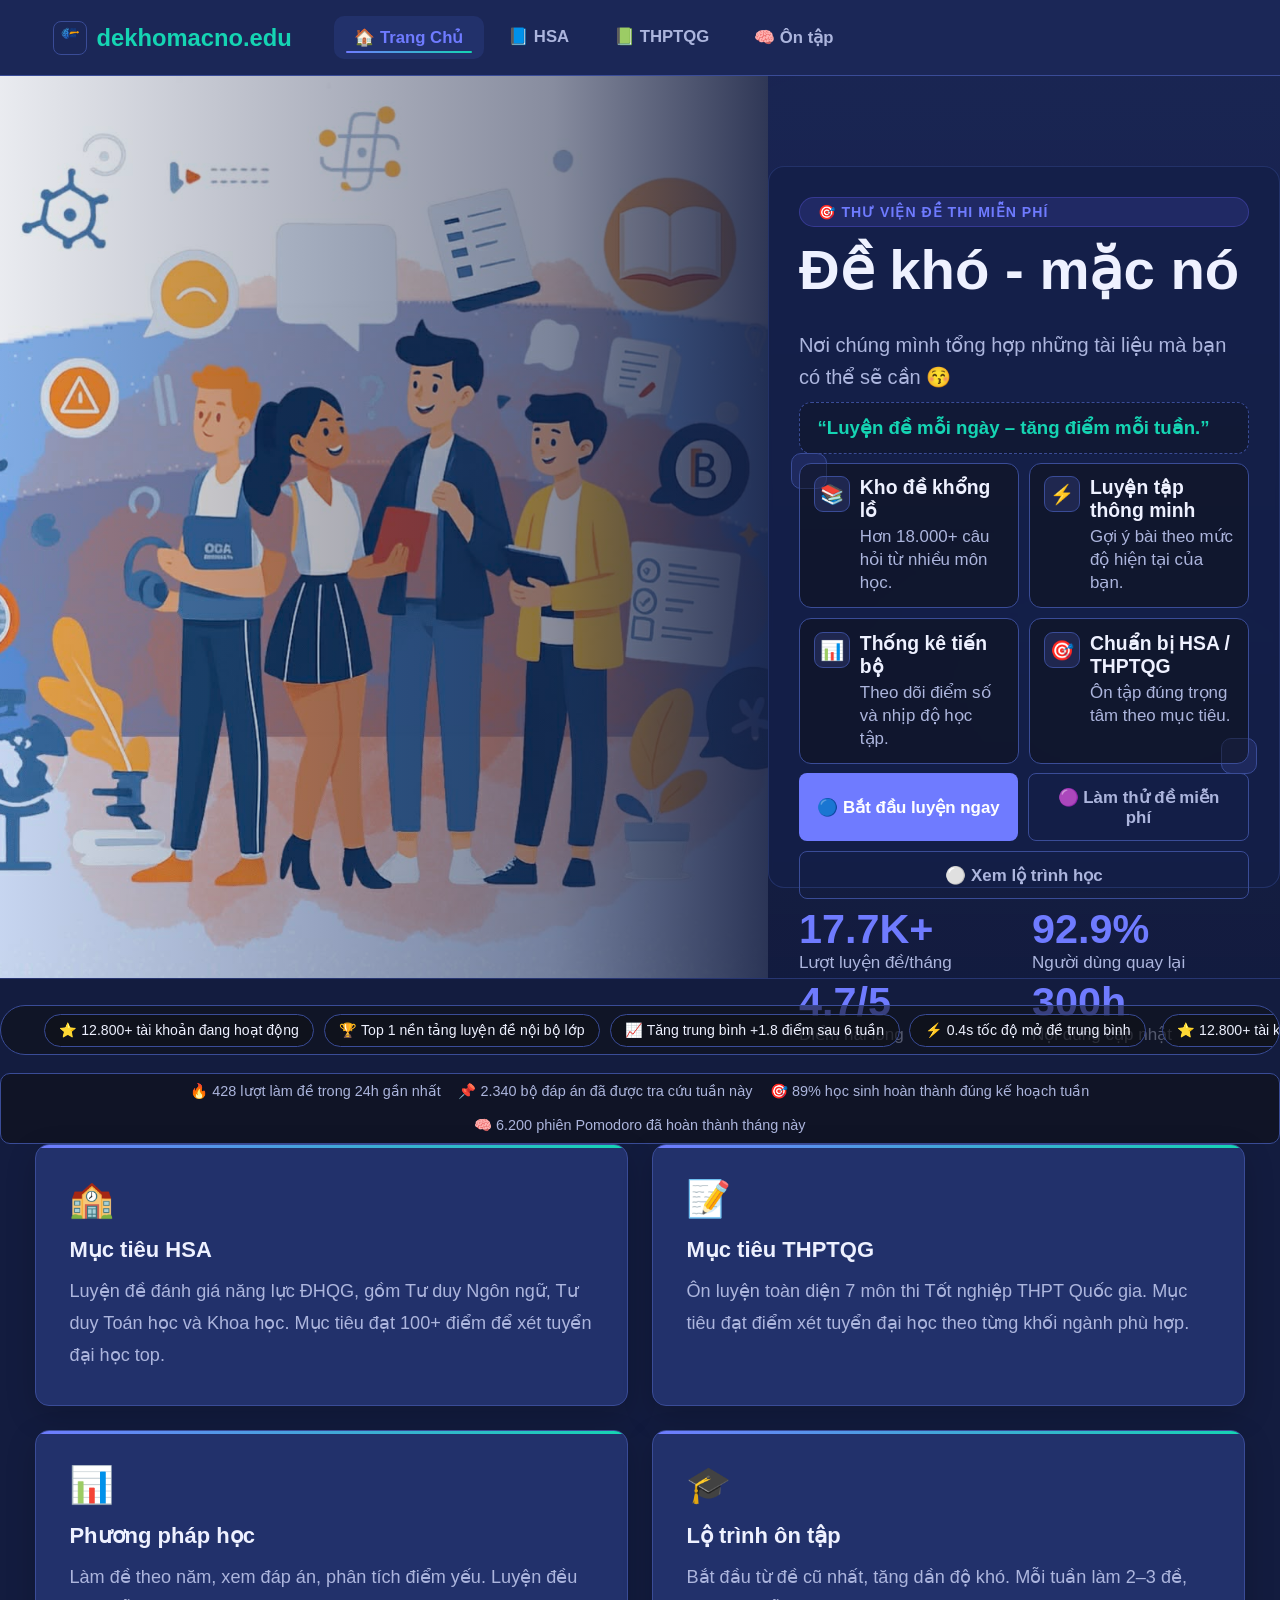
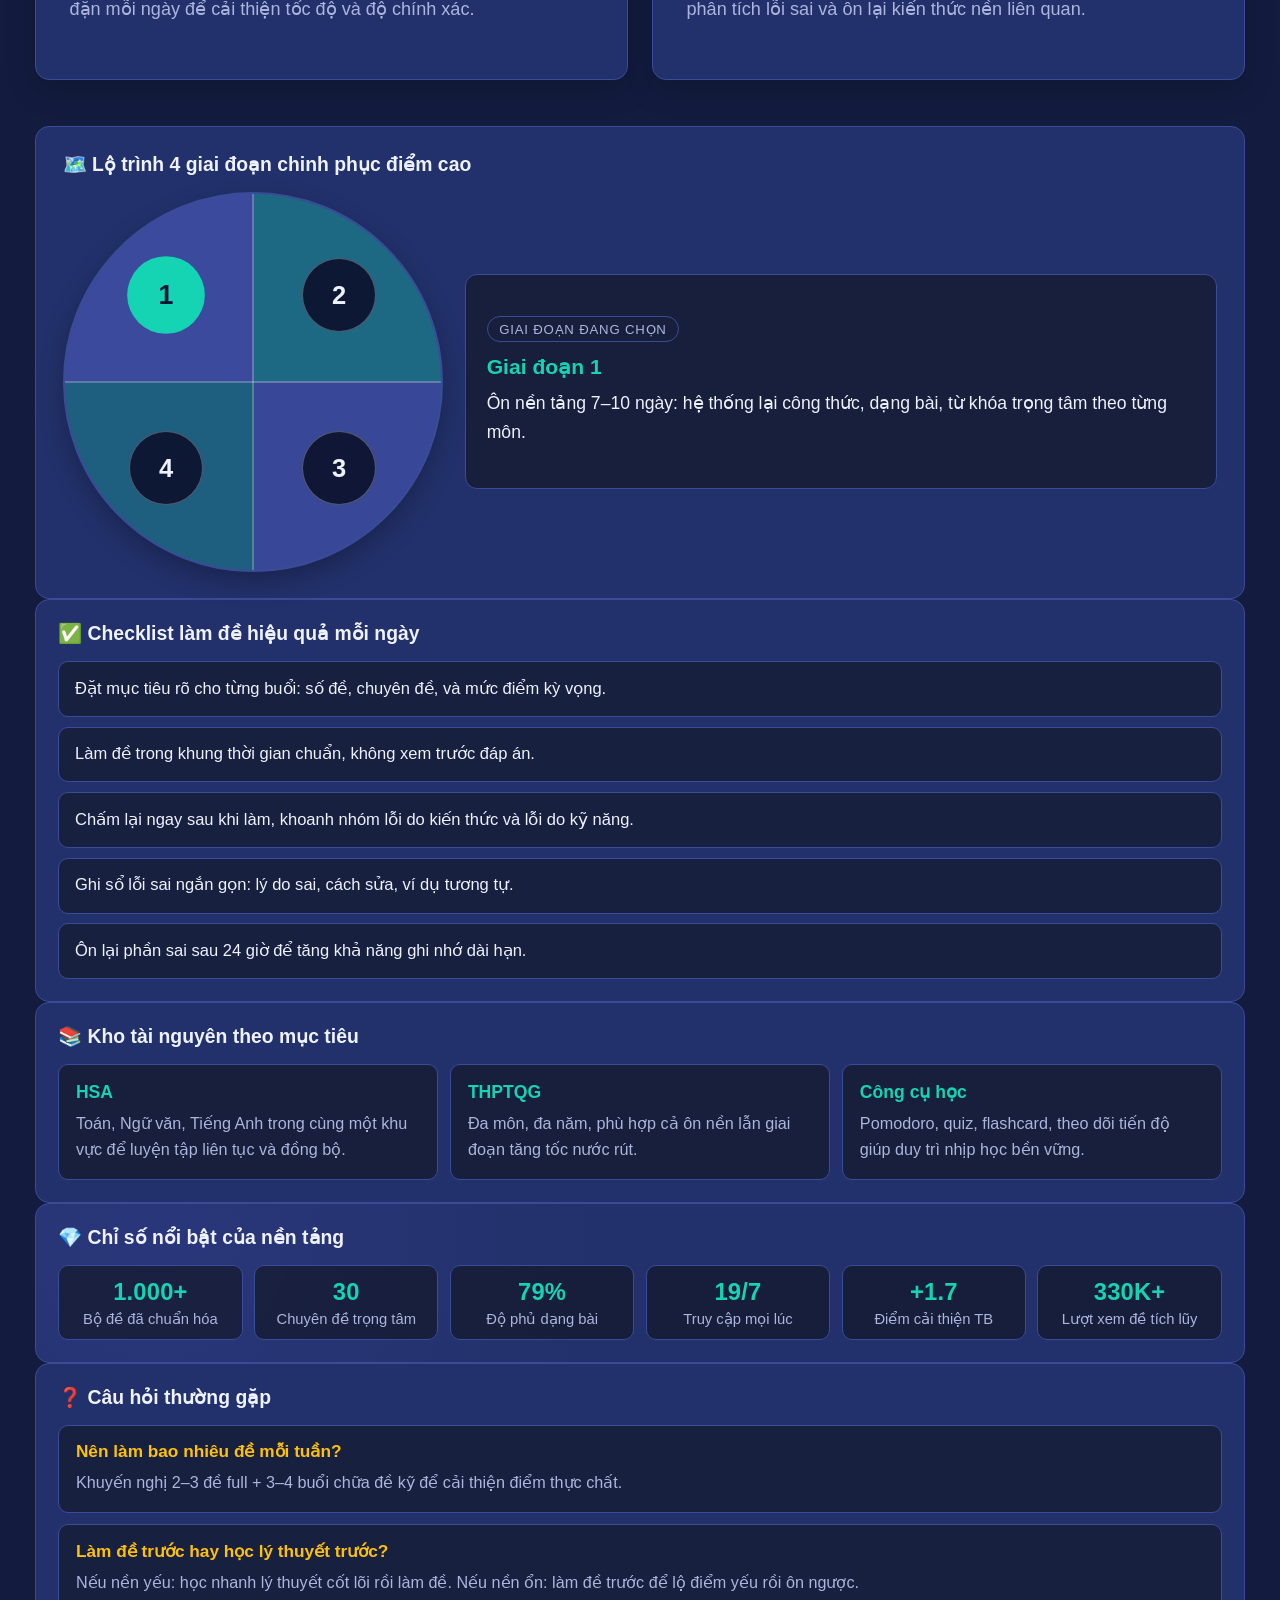
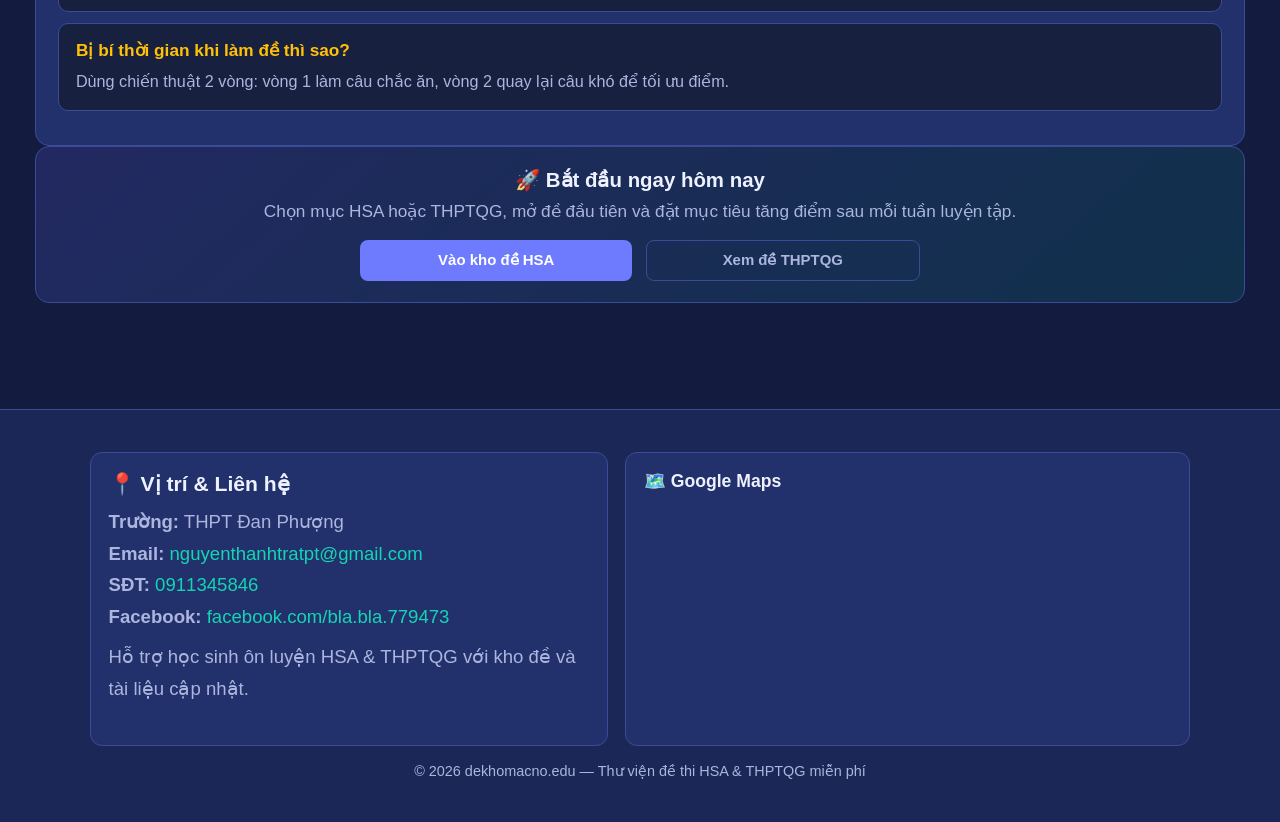
<file: index2.html>
<!DOCTYPE html>
<html lang="vi">
<head>
<meta charset="UTF-8">
<meta name="viewport" content="width=device-width, initial-scale=1.0">
<title>dekhomacno.edu</title>
<link rel="icon" type="image/png" href="logo.png">
<link rel="stylesheet" href="styles.css">
<style>
:root{--bg:#131c3f;--surface:#1b2757;--card:#22316b;--border:#3a4c97;--accent:#6f7bff;--accent2:#15d4b3;--accent3:#ff7b8d;--text:#eef1ff;--muted:#acb5dd}
html{font-size:110%}
*{margin:0;padding:0;box-sizing:border-box}
body{background:var(--bg);color:var(--text);font-family:'Segoe UI',sans-serif;min-height:100vh}
nav{background:var(--surface);border-bottom:1px solid var(--border);padding:0 3rem;display:flex;align-items:center;gap:2.4rem;position:sticky;top:0;z-index:100;height:76px}
.logo{font-size:1.35rem;font-weight:800;color:var(--accent);display:flex;align-items:center;gap:.55rem}
.logo img{width:34px;height:34px;border-radius:8px;object-fit:cover;border:1px solid var(--border)}
.logo span{color:var(--accent2)}
.nav-links{display:flex;gap:.25rem}
.nav-links a{padding:.6rem 1.15rem;border-radius:10px;text-decoration:none;color:var(--muted);font-size:.95rem;font-weight:600;transition:all .2s;cursor:pointer}
.nav-links a:hover,.nav-links a.active{background:var(--card);color:var(--text)}
.nav-links a.active{color:var(--accent)}
.page{display:none}.page.active{display:block}
.hero{padding:0 0 3rem;max-width:none;margin:0;text-align:left}
.badge{display:inline-block;background:rgba(108,99,255,.15);color:var(--accent);border:1px solid rgba(108,99,255,.3);border-radius:20px;padding:.35rem 1rem;font-size:.8rem;font-weight:600;margin-bottom:1.5rem;text-transform:uppercase;letter-spacing:1px}
.hero h1{font-size:clamp(2rem,5vw,3.2rem);font-weight:800;line-height:1.2;margin-bottom:1rem}
.hp{color:var(--accent)}.hg{color:var(--accent2)}
.hero>p{color:var(--muted);font-size:1.1rem;max-width:720px;margin:0 auto 3rem;line-height:1.7}
.stats{display:flex;justify-content:center;gap:3rem;margin:2rem 0 3rem;flex-wrap:wrap}
.stat .num{font-size:2rem;font-weight:800;color:var(--accent)}.stat .label{color:var(--muted);font-size:.85rem}
.goal-grid{display:grid;grid-template-columns:repeat(2,minmax(0,1fr));gap:1.35rem;text-align:left}
.gc{background:var(--card);border:1px solid var(--border);border-radius:14px;padding:1.9rem;position:relative;overflow:hidden;min-height:250px}
.gc::before{content:'';position:absolute;top:0;left:0;right:0;height:3px;background:linear-gradient(90deg,var(--accent),var(--accent2))}
.gc .icon{font-size:2.05rem;margin-bottom:.95rem}.gc h3{font-size:1.25rem;font-weight:700;margin-bottom:.75rem}
.gc p{color:var(--muted);font-size:1.03rem;line-height:1.75}
.ph{background:var(--surface);border-bottom:1px solid var(--border);padding:3rem 2rem 2.4rem}
.phi{max-width:1100px;margin:0 auto}
.ab{display:inline-block;width:40px;height:4px;border-radius:2px;margin-bottom:.75rem}
.ph h2{font-size:1.8rem;font-weight:800;margin-bottom:.5rem}.ph p{color:var(--muted);font-size:.95rem}
.fb{max-width:1100px;margin:1.5rem auto 0;padding:0 2rem;display:flex;gap:.5rem;flex-wrap:wrap}
.fb button{padding:.45rem 1.1rem;border-radius:8px;border:1px solid var(--border);background:var(--card);color:var(--muted);font-size:.85rem;cursor:pointer;transition:all .2s}
.fb button:hover,.fb button.active{background:var(--accent);border-color:var(--accent);color:white}
.gc2{max-width:1100px;margin:0 auto;padding:2.5rem 2rem;display:grid;grid-template-columns:repeat(auto-fill,minmax(300px,1fr));gap:1.5rem}
.ec{background:var(--card);border:1px solid var(--border);border-radius:14px;padding:1.5rem;display:flex;flex-direction:column;gap:1rem;transition:border-color .2s,transform .2s}
.ec:hover{border-color:rgba(108,99,255,.5);transform:translateY(-2px)}
.ct{display:flex;justify-content:space-between;align-items:flex-start}
.tag{display:inline-block;padding:.3rem .75rem;border-radius:6px;font-size:.75rem;font-weight:700;text-transform:uppercase;letter-spacing:.5px}
.t0{background:rgba(108,99,255,.2);color:var(--accent)}
.t1{background:rgba(0,201,167,.2);color:var(--accent2)}
.t2{background:rgba(255,107,107,.2);color:var(--accent3)}
.t3{background:rgba(255,193,7,.2);color:#ffc107}
.t4{background:rgba(33,150,243,.2);color:#2196f3}
.t5{background:rgba(156,39,176,.2);color:#9c27b0}
.t6{background:rgba(255,152,0,.2);color:#ff9800}
.t7{background:rgba(0,188,212,.2);color:#00bcd4}
.cs{font-size:.8rem;color:var(--muted);background:#2e3350;padding:.3rem .75rem;border-radius:6px}
.et{font-size:1rem;font-weight:700;line-height:1.4}
.em{display:flex;gap:1rem;font-size:.82rem;color:var(--muted)}
.ea{display:flex;gap:.75rem;margin-top:auto}
.btn{flex:1;padding:.6rem 1rem;border-radius:8px;font-size:.85rem;font-weight:600;cursor:pointer;border:none;transition:all .2s}
.bp{background:var(--accent);color:white}.bp:hover{background:#5a52e0}
.bo{background:transparent;color:var(--muted);border:1px solid var(--border)}.bo:hover{border-color:var(--accent2);color:var(--accent2)}
.mo{display:none;position:fixed;inset:0;background:rgba(0,0,0,.75);backdrop-filter:blur(4px);z-index:999;align-items:center;justify-content:center;padding:1rem}
.mo.open{display:flex}
.md{background:var(--surface);border:1px solid var(--border);border-radius:16px;max-width:580px;width:100%;max-height:85vh;overflow-y:auto;padding:2rem;position:relative}
.md h3{font-size:1.15rem;font-weight:800;margin-bottom:1.5rem}
.mc{position:absolute;top:1rem;right:1rem;background:var(--card);border:1px solid var(--border);color:var(--muted);width:32px;height:32px;border-radius:8px;cursor:pointer;font-size:1rem;display:flex;align-items:center;justify-content:center}
.sd{background:linear-gradient(135deg,rgba(108,99,255,.15),rgba(0,201,167,.1));border:1px solid var(--border);border-radius:12px;padding:1rem 1.5rem;text-align:center;margin-bottom:1.5rem}
.sd .big{font-size:2.5rem;font-weight:800;color:var(--accent)}.sd .sub{color:var(--muted);font-size:.85rem}
.as{margin-bottom:1.5rem}.as h4{font-size:.82rem;text-transform:uppercase;letter-spacing:1px;color:var(--muted);margin-bottom:.75rem}
.ag{display:grid;grid-template-columns:repeat(5,1fr);gap:.5rem}
.ai{background:var(--card);border:1px solid var(--border);border-radius:8px;padding:.4rem .5rem;text-align:center}
.ai .q{color:var(--muted);font-size:.72rem}.ai .a{font-weight:700;color:var(--accent2);font-size:.9rem}
.study-wrap{max-width:1100px;margin:0 auto;padding:2.5rem 2rem}
.tool-grid{display:grid;grid-template-columns:repeat(auto-fit,minmax(300px,1fr));gap:1.25rem}
.tool-card{background:var(--card);border:1px solid var(--border);border-radius:14px;padding:1.25rem}
.tool-card h3{font-size:1rem;margin-bottom:.9rem}
.form-row{display:grid;grid-template-columns:minmax(0,1fr) 140px;gap:.6rem;margin-bottom:.6rem;align-items:stretch}
.form-row-3{display:grid;grid-template-columns:minmax(0,1.1fr) minmax(0,.95fr) 120px;gap:.6rem;margin-bottom:.6rem;align-items:stretch}
input,select,textarea{width:100%;padding:.6rem .75rem;border-radius:8px;border:1px solid var(--border);background:#161a28;color:var(--text);font-size:.86rem;min-height:42px}
textarea{resize:vertical;min-height:88px}
.form-row .btn,.form-row-3 .btn{height:100%;min-height:42px}
.task-list{display:flex;flex-direction:column;gap:.55rem;max-height:220px;overflow:auto;padding-right:.25rem}
.task-item{display:grid;grid-template-columns:auto 1fr auto;gap:.5rem;align-items:start;background:rgba(15,17,23,.6);border:1px solid var(--border);border-radius:10px;padding:.55rem .6rem}
.task-item.done .task-title{text-decoration:line-through;color:var(--muted)}
.task-meta{font-size:.75rem;color:var(--muted)}
.mini-btn{background:transparent;border:1px solid var(--border);color:var(--muted);border-radius:8px;padding:.25rem .5rem;cursor:pointer}
.mini-btn:hover{border-color:var(--accent3);color:var(--accent3)}
.flash-box{background:linear-gradient(135deg,rgba(108,99,255,.12),rgba(0,201,167,.08));border:1px solid var(--border);border-radius:12px;padding:1rem;margin-bottom:.8rem;min-height:150px}
.flash-q{font-size:.95rem;font-weight:700;margin-bottom:.75rem}
.flash-a{color:var(--muted);line-height:1.6;display:none}
.flash-a.open{display:block}
.quiz-q{font-size:.9rem;font-weight:700;margin:.35rem 0 .6rem}
.quiz-opts{display:flex;flex-direction:column;gap:.45rem}
.quiz-opts label{display:flex;gap:.5rem;align-items:flex-start;background:rgba(15,17,23,.6);border:1px solid var(--border);border-radius:8px;padding:.45rem .5rem;font-size:.85rem;cursor:pointer}
.muted{color:var(--muted);font-size:.82rem}
.timer{font-size:2rem;font-weight:800;color:var(--accent);margin:.35rem 0 .75rem}
.progress-grid{display:grid;grid-template-columns:repeat(4,minmax(120px,1fr));gap:.6rem}
.pstat{background:#161a28;border:1px solid var(--border);border-radius:10px;padding:.7rem .65rem;text-align:center}
.pstat .n{font-size:1.2rem;font-weight:800;color:var(--accent2)}
.pstat .l{font-size:.75rem;color:var(--muted)}
@media(max-width:980px){.goal-grid{grid-template-columns:1fr}}
@media(max-width:760px){.form-row,.form-row-3{grid-template-columns:1fr}.progress-grid{grid-template-columns:repeat(2,minmax(120px,1fr))}}
.site-footer{border-top:1px solid var(--border);margin-top:3rem;background:var(--surface);padding:2.4rem}
.footer-wrap{max-width:1100px;margin:0 auto;display:grid;grid-template-columns:1.1fr 1.2fr;gap:1rem}
.footer-card{background:var(--card);border:1px solid var(--border);border-radius:12px;padding:1rem}
.footer-title{font-size:1rem;font-weight:700;margin-bottom:.6rem}
.footer-item{color:var(--muted);font-size:.88rem;line-height:1.7}
.contact-card .footer-title{font-size:1.2rem}
.contact-card .footer-item{font-size:1.056rem}
.footer-item a{color:var(--accent2);text-decoration:none}
.footer-item a:hover{text-decoration:underline}
.footer-map{width:100%;height:220px;border:0;border-radius:10px}
.footer-copy{text-align:center;color:var(--muted);font-size:.82rem;margin-top:1rem}
@media(max-width:860px){.footer-wrap{grid-template-columns:1fr}.footer-map{height:200px}}
</style>
</head>
<body class="is-loading text-reveal-pending">
<div id="pageLoader" class="page-loader" aria-live="polite" aria-busy="true">
  <div class="loader-box">
    <div class="loader-spinner" aria-hidden="true"></div>
    <p>Đang tải dữ liệu đề thi...</p>
    <div class="loader-bar"><span></span></div>
  </div>
</div>
<nav>
  <div class="logo"><img src="logo.png" alt="dekhomacno.edu logo"><span>dekhomacno.edu</span></div>
  <div class="nav-links">
    <a class="active" onclick="sp('home',this)">🏠 Trang Chủ</a>
    <a onclick="sp('hsa',this)">📘 HSA</a>
    <a onclick="sp('thptqg',this)">📗 THPTQG</a>
    <a onclick="sp('study',this)">🧠 Ôn tập</a>
  </div>
</nav>

<div id="home" class="page active">
<div class="hero">
  <div class="hero-split">
  <div class="hero-media">
    <img src="images/56611659-41a5-42fd-915d-ce68442de708.jpg" alt="Hình minh họa ôn luyện đề thi">
  </div>
  <div class="hero-panel">
  <div class="badge">🎯 Thư viện đề thi miễn phí</div>
                <h1>Đề khó - mặc nó</h1>
  <p>Nơi chúng mình tổng hợp những tài liệu mà bạn có thể sẽ cần 😚</p>

  <div class="hero-quote">“Luyện đề mỗi ngày – tăng điểm mỗi tuần.”</div>

  <div class="hero-feature-strip">
    <div class="hero-feature-item">
      <div class="hero-feature-icon">📚</div>
      <div>
        <h4>Kho đề khổng lồ</h4>
        <p>Hơn 18.000+ câu hỏi từ nhiều môn học.</p>
      </div>
    </div>
    <div class="hero-feature-item">
      <div class="hero-feature-icon">⚡</div>
      <div>
        <h4>Luyện tập thông minh</h4>
        <p>Gợi ý bài theo mức độ hiện tại của bạn.</p>
      </div>
    </div>
    <div class="hero-feature-item">
      <div class="hero-feature-icon">📊</div>
      <div>
        <h4>Thống kê tiến bộ</h4>
        <p>Theo dõi điểm số và nhịp độ học tập.</p>
      </div>
    </div>
    <div class="hero-feature-item">
      <div class="hero-feature-icon">🎯</div>
      <div>
        <h4>Chuẩn bị HSA / THPTQG</h4>
        <p>Ôn tập đúng trọng tâm theo mục tiêu.</p>
      </div>
    </div>
  </div>

  <div class="hero-cta-row">
    <button class="btn bp" onclick="sp('study',document.querySelectorAll('.nav-links a')[3])">🔵 Bắt đầu luyện ngay</button>
    <button class="btn bo" onclick="sp('hsa',document.querySelectorAll('.nav-links a')[1])">🟣 Làm thử đề miễn phí</button>
    <button class="btn bo" onclick="sp('home',document.querySelectorAll('.nav-links a')[0]);document.querySelector('.gear-stage-block')?.scrollIntoView({behavior:'smooth',block:'center'});">⚪ Xem lộ trình học</button>
  </div>

  <div class="stats">
    <div class="stat"><div class="num">18.4K+</div><div class="label">Lượt luyện đề/tháng</div></div>
    <div class="stat"><div class="num">96.7%</div><div class="label">Người dùng quay lại</div></div>
    <div class="stat"><div class="num">4.9/5</div><div class="label">Điểm hài lòng</div></div>
    <div class="stat"><div class="num">312h</div><div class="label">Nội dung cập nhật</div></div>
  </div>
  </div>
  </div>

  <div class="trust-ribbon">
    <div class="trust-marquee">
      <div class="trust-track">
        <span>⭐ 12.800+ tài khoản đang hoạt động</span>
        <span>🏆 Top 1 nền tảng luyện đề nội bộ lớp</span>
        <span>📈 Tăng trung bình +1.8 điểm sau 6 tuần</span>
        <span>⚡ 0.4s tốc độ mở đề trung bình</span>
      </div>
      <div class="trust-track" aria-hidden="true">
        <span>⭐ 12.800+ tài khoản đang hoạt động</span>
        <span>🏆 Top 1 nền tảng luyện đề nội bộ lớp</span>
        <span>📈 Tăng trung bình +1.8 điểm sau 6 tuần</span>
        <span>⚡ 0.4s tốc độ mở đề trung bình</span>
      </div>
    </div>
  </div>

  <div class="ticker-wrap">
    <div class="ticker-marquee">
      <div class="ticker-track">
        <span>🔥 428 lượt làm đề trong 24h gần nhất</span>
        <span>📌 2.340 bộ đáp án đã được tra cứu tuần này</span>
        <span>🎯 89% học sinh hoàn thành đúng kế hoạch tuần</span>
        <span>🧠 6.200 phiên Pomodoro đã hoàn thành tháng này</span>
      </div>
      <div class="ticker-track" aria-hidden="true">
        <span>🔥 428 lượt làm đề trong 24h gần nhất</span>
        <span>📌 2.340 bộ đáp án đã được tra cứu tuần này</span>
        <span>🎯 89% học sinh hoàn thành đúng kế hoạch tuần</span>
        <span>🧠 6.200 phiên Pomodoro đã hoàn thành tháng này</span>
      </div>
    </div>
  </div>
  <div class="goal-grid">
    <div class="gc"><div class="icon">🏫</div><h3>Mục tiêu HSA</h3><p>Luyện đề đánh giá năng lực ĐHQG, gồm Tư duy Ngôn ngữ, Tư duy Toán học và Khoa học. Mục tiêu đạt 100+ điểm để xét tuyển đại học top.</p></div>
    <div class="gc"><div class="icon">📝</div><h3>Mục tiêu THPTQG</h3><p>Ôn luyện toàn diện 7 môn thi Tốt nghiệp THPT Quốc gia. Mục tiêu đạt điểm xét tuyển đại học theo từng khối ngành phù hợp.</p></div>
    <div class="gc"><div class="icon">📊</div><h3>Phương pháp học</h3><p>Làm đề theo năm, xem đáp án, phân tích điểm yếu. Luyện đều đặn mỗi ngày để cải thiện tốc độ và độ chính xác.</p></div>
    <div class="gc"><div class="icon">🎓</div><h3>Lộ trình ôn tập</h3><p>Bắt đầu từ đề cũ nhất, tăng dần độ khó. Mỗi tuần làm 2–3 đề, phân tích lỗi sai và ôn lại kiến thức nền liên quan.</p></div>
  </div>

  <div class="home-stack">
    <div class="home-block gear-stage-block">
      <h3>🗺️ Lộ trình 4 giai đoạn chinh phục điểm cao</h3>
      <div class="roadmap-wrap">
        <div class="roadmap-wheel" role="tablist" aria-label="Lộ trình 4 giai đoạn">
          <button class="roadmap-sector stage-1 active" data-stage="1" aria-selected="true" aria-label="Giai đoạn 1">1</button>
          <button class="roadmap-sector stage-2" data-stage="2" aria-selected="false" aria-label="Giai đoạn 2">2</button>
          <button class="roadmap-sector stage-3" data-stage="3" aria-selected="false" aria-label="Giai đoạn 3">3</button>
          <button class="roadmap-sector stage-4" data-stage="4" aria-selected="false" aria-label="Giai đoạn 4">4</button>
        </div>
        <div class="roadmap-detail" id="roadmapDetail" aria-live="polite">
          <div class="roadmap-badge">Giai đoạn đang chọn</div>
          <h4 id="roadmapTitle">Giai đoạn 1</h4>
          <p id="roadmapText">Ôn nền tảng 7–10 ngày: hệ thống lại công thức, dạng bài, từ khóa trọng tâm theo từng môn.</p>
        </div>
      </div>
    </div>

    <div class="home-block">
      <h3>✅ Checklist làm đề hiệu quả mỗi ngày</h3>
      <div class="home-list">
        <div class="home-li">Đặt mục tiêu rõ cho từng buổi: số đề, chuyên đề, và mức điểm kỳ vọng.</div>
        <div class="home-li">Làm đề trong khung thời gian chuẩn, không xem trước đáp án.</div>
        <div class="home-li">Chấm lại ngay sau khi làm, khoanh nhóm lỗi do kiến thức và lỗi do kỹ năng.</div>
        <div class="home-li">Ghi sổ lỗi sai ngắn gọn: lý do sai, cách sửa, ví dụ tương tự.</div>
        <div class="home-li">Ôn lại phần sai sau 24 giờ để tăng khả năng ghi nhớ dài hạn.</div>
      </div>
    </div>

    <div class="home-block">
      <h3>📚 Kho tài nguyên theo mục tiêu</h3>
      <div class="home-grid-3">
        <div class="home-mini"><strong>HSA</strong><p>Toán, Ngữ văn, Tiếng Anh trong cùng một khu vực để luyện tập liên tục và đồng bộ.</p></div>
        <div class="home-mini"><strong>THPTQG</strong><p>Đa môn, đa năm, phù hợp cả ôn nền lẫn giai đoạn tăng tốc nước rút.</p></div>
        <div class="home-mini"><strong>Công cụ học</strong><p>Pomodoro, quiz, flashcard, theo dõi tiến độ giúp duy trì nhịp học bền vững.</p></div>
      </div>
    </div>

    <div class="home-block power-block">
      <h3>💎 Chỉ số nổi bật của nền tảng</h3>
      <div class="power-grid">
        <div class="power-item"><div class="pnum">1.240+</div><div class="plabel">Bộ đề đã chuẩn hóa</div></div>
        <div class="power-item"><div class="pnum">37</div><div class="plabel">Chuyên đề trọng tâm</div></div>
        <div class="power-item"><div class="pnum">98%</div><div class="plabel">Độ phủ dạng bài</div></div>
        <div class="power-item"><div class="pnum">24/7</div><div class="plabel">Truy cập mọi lúc</div></div>
        <div class="power-item"><div class="pnum">+2.1</div><div class="plabel">Điểm cải thiện TB</div></div>
        <div class="power-item"><div class="pnum">410K+</div><div class="plabel">Lượt xem đề tích lũy</div></div>
      </div>
    </div>

    <div class="home-block faq-block">
      <h3>❓ Câu hỏi thường gặp</h3>
      <div class="faq-item"><strong>Nên làm bao nhiêu đề mỗi tuần?</strong><p>Khuyến nghị 2–3 đề full + 3–4 buổi chữa đề kỹ để cải thiện điểm thực chất.</p></div>
      <div class="faq-item"><strong>Làm đề trước hay học lý thuyết trước?</strong><p>Nếu nền yếu: học nhanh lý thuyết cốt lõi rồi làm đề. Nếu nền ổn: làm đề trước để lộ điểm yếu rồi ôn ngược.</p></div>
      <div class="faq-item"><strong>Bị bí thời gian khi làm đề thì sao?</strong><p>Dùng chiến thuật 2 vòng: vòng 1 làm câu chắc ăn, vòng 2 quay lại câu khó để tối ưu điểm.</p></div>
    </div>

    <div class="home-cta">
      <h3>🚀 Bắt đầu ngay hôm nay</h3>
      <p>Chọn mục HSA hoặc THPTQG, mở đề đầu tiên và đặt mục tiêu tăng điểm sau mỗi tuần luyện tập.</p>
      <div class="ea" style="justify-content:center;max-width:560px;margin:0 auto">
        <button class="btn bp" onclick="sp('hsa',document.querySelectorAll('.nav-links a')[1])">Vào kho đề HSA</button>
        <button class="btn bo" onclick="sp('thptqg',document.querySelectorAll('.nav-links a')[2])">Xem đề THPTQG</button>
      </div>
    </div>
  </div>
</div>
</div>

<div id="hsa" class="page">
<div class="ph"><div class="phi"><div class="ab" style="background:linear-gradient(90deg,#6c63ff,#00c9a7)"></div><h2>📘 Đề Thi HSA (Toán • Ngữ Văn • Tiếng Anh)</h2><p>Tất cả đề HSA nằm trong một mục duy nhất, đã phân loại theo môn để luyện tập nhanh • Mở trực tiếp file PDF</p></div></div>
<div class="fb">
  <button class="active" onclick="fc('hg','all',this)">Tất cả</button>
  <button onclick="fc('hg','toan',this)">📐 Toán HSA</button>
  <button onclick="fc('hg','van',this)">📖 Ngữ văn HSA</button>
  <button onclick="fc('hg','anh',this)">🌐 Tiếng Anh HSA</button>
</div>
<div class="gc2" style="padding-top:1rem;padding-bottom:0;grid-template-columns:1fr;">
  <div class="ec" style="gap:.75rem">
    <div class="ct"><span class="tag t0">Hướng dẫn sử dụng</span><span class="cs">Dành cho người mới</span></div>
    <div class="et">Cách sử dụng kho đề trong 4 bước</div>
    <div class="home-list">
      <div class="home-li"><strong>Bước 1:</strong> Chọn môn bằng bộ lọc phía trên (Toán / Văn / Tiếng Anh).</div>
      <div class="home-li"><strong>Bước 2:</strong> Nhấn <strong>📄 Xem đề</strong> để mở file đề trực tiếp từ thư mục.</div>
      <div class="home-li"><strong>Bước 3:</strong> Làm đề theo thời gian thật, sau đó mở <strong>🔑 Gợi ý</strong> để đối chiếu.</div>
      <div class="home-li"><strong>Bước 4:</strong> Sang tab <strong>🧠 Ôn tập</strong> để luyện flashcard, quick quiz và theo dõi tiến độ.</div>
    </div>
    <div class="em"><span>💡 Mẹo: luôn ghi lại 5 lỗi sai lặp sau mỗi đề</span><span>🎯 Mục tiêu: tăng dần độ chính xác qua từng tuần</span></div>
  </div>
</div>
<div class="gc2" style="padding-top:.75rem;padding-bottom:0;grid-template-columns:1fr;">
  <div class="ec" style="gap:.75rem">
    <div class="ct"><span class="tag t3">Hướng dẫn luyện</span><span class="cs">Mẹo làm đề nhanh</span></div>
    <div class="et">Chiến thuật luyện đề HSA theo 3 bước</div>
    <div class="em"><span>1) Làm đề đúng thời gian</span><span>2) Chữa kỹ lỗi sai</span><span>3) Ôn lại lỗi sau 24h</span></div>
  </div>
</div>
<div class="gc2" id="hg"></div>
</div>

<div id="thptqg" class="page">
<div class="ph"><div class="phi"><div class="ab" style="background:linear-gradient(90deg,#ff6b6b,#ffc107)"></div><h2>📗 Đề Thi THPT Quốc Gia</h2><p>Đề thi chính thức từ 2018–2024 • 7 môn học đầy đủ</p></div></div>
<div class="fb">
  <button class="active" onclick="fc('tg','toan',this)">📐 Toán</button>
  <button onclick="fc('tg','van',this)">📖 Văn</button>
  <button onclick="fc('tg','anh',this)">🌐 Anh</button>
  <button onclick="fc('tg','ly',this)">⚡ Lý</button>
</div>
<div class="gc2" style="padding-top:.75rem;padding-bottom:0;grid-template-columns:1fr;">
  <div class="ec" style="gap:.75rem">
    <div class="ct"><span class="tag t0">Hướng dẫn sử dụng</span><span class="cs">THPTQG nhanh gọn</span></div>
    <div class="et">Cách dùng kho đề THPTQG hiệu quả</div>
    <div class="home-list">
      <div class="home-li"><strong>Bước 1:</strong> Chọn môn muốn luyện ở bộ lọc (Toán, Văn, Anh, Lý).</div>
      <div class="home-li"><strong>Bước 2:</strong> Mở đề bằng nút <strong>📄 Xem đề</strong> và làm theo đúng thời gian chuẩn.</div>
      <div class="home-li"><strong>Bước 3:</strong> Nhấn <strong>🔑 Gợi ý</strong> để đối chiếu và khoanh vùng lỗi sai chính.</div>
      <div class="home-li"><strong>Bước 4:</strong> Vào tab <strong>🧠 Ôn tập</strong> để luyện lại bằng flashcard + quick quiz theo môn yếu.</div>
    </div>
    <div class="em"><span>📌 Gợi ý: làm tối thiểu 2 đề/môn mỗi tuần</span><span>🚀 Theo dõi tiến bộ bằng điểm quiz và checklist nhiệm vụ</span></div>
  </div>
</div>
<div class="gc2" style="padding-top:.75rem;padding-bottom:0;grid-template-columns:1fr;">
  <div class="ec" style="gap:.75rem">
    <div class="ct"><span class="tag t6">Mẹo ôn THPTQG</span><span class="cs">Tăng điểm bền vững</span></div>
    <div class="et">Công thức ôn thi 30 ngày trước kỳ thi</div>
    <div class="em"><span>Tuần 1-2: Củng cố nền</span><span>Tuần 3: Luyện đề</span><span>Tuần 4: Tổng ôn lỗi sai</span></div>
  </div>
</div>
<div class="gc2" id="tg">
  <div class="ec coming-card" data-f="tailieu"><div class="ct"><span class="tag t3 coming-pill">THPTQG</span><span class="cs">Sắp cập nhật</span></div><div class="et">Mục tài liệu THPTQG mới</div><div class="em"><span>📁 Bạn sẽ thêm tài liệu sau</span><span>✨ Đã sẵn chỗ hiển thị</span></div><div class="ea"><button class="btn bo" disabled>⏳ Chờ thêm tài liệu</button><button class="btn bp" disabled>🔑 Chờ đáp án</button></div></div>
  <div class="ec" data-f="toan"><div class="ct"><span class="tag t1">Toán</span><span class="cs">50 câu · 90'</span></div><div class="et">Đề Toán THPTQG 2024 – Mã đề 101</div><div class="em"><span>📅 2024</span><span>📊 TB: 6.4</span></div><div class="ea"><button class="btn bo">📄 Xem đề</button><button class="btn bp" onclick="sa('Toán THPTQG 2024','10⁄10','thpt')">🔑 Đáp án</button></div></div>
  <div class="ec" data-f="toan"><div class="ct"><span class="tag t1">Toán</span><span class="cs">50 câu · 90'</span></div><div class="et">Đề Toán THPTQG 2023 – Mã đề 101</div><div class="em"><span>📅 2023</span><span>📊 TB: 6.1</span></div><div class="ea"><button class="btn bo">📄 Xem đề</button><button class="btn bp" onclick="sa('Toán THPTQG 2023','10⁄10','thpt')">🔑 Đáp án</button></div></div>
  <div class="ec" data-f="toan"><div class="ct"><span class="tag t1">Toán</span><span class="cs">50 câu · 90'</span></div><div class="et">Đề Toán THPTQG 2022 – Mã đề 101</div><div class="em"><span>📅 2022</span><span>📊 TB: 6.5</span></div><div class="ea"><button class="btn bo">📄 Xem đề</button><button class="btn bp" onclick="sa('Toán THPTQG 2022','10⁄10','thpt')">🔑 Đáp án</button></div></div>
  <div class="ec" data-f="toan"><div class="ct"><span class="tag t1">Toán</span><span class="cs">50 câu · 90'</span></div><div class="et">Đề Toán THPTQG 2021 – Mã đề 101</div><div class="em"><span>📅 2021</span><span>📊 TB: 6.6</span></div><div class="ea"><button class="btn bo">📄 Xem đề</button><button class="btn bp" onclick="sa('Toán THPTQG 2021','10⁄10','thpt')">🔑 Đáp án</button></div></div>
  <div class="ec" data-f="toan"><div class="ct"><span class="tag t1">Toán</span><span class="cs">50 câu · 90'</span></div><div class="et">Đề Toán THPTQG 2020 – Mã đề 101</div><div class="em"><span>📅 2020</span><span>📊 TB: 7.1</span></div><div class="ea"><button class="btn bo">📄 Xem đề</button><button class="btn bp" onclick="sa('Toán THPTQG 2020','10⁄10','thpt')">🔑 Đáp án</button></div></div>
  <div class="ec" data-f="van"><div class="ct"><span class="tag t2">Ngữ Văn</span><span class="cs">Tự luận · 120'</span></div><div class="et">Đề Ngữ Văn THPTQG 2024</div><div class="em"><span>📅 2024</span><span>📊 TB: 6.8</span></div><div class="ea"><button class="btn bo">📄 Xem đề</button><button class="btn bp" onclick="sa('Ngữ Văn THPTQG 2024','10⁄10','van')">🔑 Đáp án</button></div></div>
  <div class="ec" data-f="van"><div class="ct"><span class="tag t2">Ngữ Văn</span><span class="cs">Tự luận · 120'</span></div><div class="et">Đề Ngữ Văn THPTQG 2023</div><div class="em"><span>📅 2023</span><span>📊 TB: 7.1</span></div><div class="ea"><button class="btn bo">📄 Xem đề</button><button class="btn bp" onclick="sa('Ngữ Văn THPTQG 2023','10⁄10','van')">🔑 Đáp án</button></div></div>
  <div class="ec" data-f="van"><div class="ct"><span class="tag t2">Ngữ Văn</span><span class="cs">Tự luận · 120'</span></div><div class="et">Đề Ngữ Văn THPTQG 2022</div><div class="em"><span>📅 2022</span><span>📊 TB: 7.0</span></div><div class="ea"><button class="btn bo">📄 Xem đề</button><button class="btn bp" onclick="sa('Ngữ Văn THPTQG 2022','10⁄10','van')">🔑 Đáp án</button></div></div>
  <div class="ec" data-f="anh"><div class="ct"><span class="tag t3">Tiếng Anh</span><span class="cs">50 câu · 60'</span></div><div class="et">Đề Tiếng Anh THPTQG 2024 – Mã 401</div><div class="em"><span>📅 2024</span><span>📊 TB: 5.9</span></div><div class="ea"><button class="btn bo">📄 Xem đề</button><button class="btn bp" onclick="sa('Tiếng Anh THPTQG 2024','10⁄10','thpt')">🔑 Đáp án</button></div></div>
  <div class="ec" data-f="anh"><div class="ct"><span class="tag t3">Tiếng Anh</span><span class="cs">50 câu · 60'</span></div><div class="et">Đề Tiếng Anh THPTQG 2023 – Mã 401</div><div class="em"><span>📅 2023</span><span>📊 TB: 6.2</span></div><div class="ea"><button class="btn bo">📄 Xem đề</button><button class="btn bp" onclick="sa('Tiếng Anh THPTQG 2023','10⁄10','thpt')">🔑 Đáp án</button></div></div>
  <div class="ec" data-f="anh"><div class="ct"><span class="tag t3">Tiếng Anh</span><span class="cs">50 câu · 60'</span></div><div class="et">Đề Tiếng Anh THPTQG 2022 – Mã 401</div><div class="em"><span>📅 2022</span><span>📊 TB: 5.7</span></div><div class="ea"><button class="btn bo">📄 Xem đề</button><button class="btn bp" onclick="sa('Tiếng Anh THPTQG 2022','10⁄10','thpt')">🔑 Đáp án</button></div></div>
  <div class="ec" data-f="ly"><div class="ct"><span class="tag t4">Vật Lý</span><span class="cs">40 câu · 50'</span></div><div class="et">Đề Vật Lý THPTQG 2024 – Mã đề 201</div><div class="em"><span>📅 2024</span><span>📊 TB: 5.8</span></div><div class="ea"><button class="btn bo">📄 Xem đề</button><button class="btn bp" onclick="sa('Vật Lý THPTQG 2024','10⁄10','thpt')">🔑 Đáp án</button></div></div>
  <div class="ec" data-f="ly"><div class="ct"><span class="tag t4">Vật Lý</span><span class="cs">40 câu · 50'</span></div><div class="et">Đề Vật Lý THPTQG 2023 – Mã đề 201</div><div class="em"><span>📅 2023</span><span>📊 TB: 6.0</span></div><div class="ea"><button class="btn bo">📄 Xem đề</button><button class="btn bp" onclick="sa('Vật Lý THPTQG 2023','10⁄10','thpt')">🔑 Đáp án</button></div></div>
  <div class="ec" data-f="ly"><div class="ct"><span class="tag t4">Vật Lý</span><span class="cs">40 câu · 50'</span></div><div class="et">Đề Vật Lý THPTQG 2022 – Mã đề 201</div><div class="em"><span>📅 2022</span><span>📊 TB: 5.6</span></div><div class="ea"><button class="btn bo">📄 Xem đề</button><button class="btn bp" onclick="sa('Vật Lý THPTQG 2022','10⁄10','thpt')">🔑 Đáp án</button></div></div>
  <div class="ec" data-f="hoa"><div class="ct"><span class="tag t5">Hóa Học</span><span class="cs">40 câu · 50'</span></div><div class="et">Đề Hóa Học THPTQG 2024 – Mã đề 201</div><div class="em"><span>📅 2024</span><span>📊 TB: 6.3</span></div><div class="ea"><button class="btn bo">📄 Xem đề</button><button class="btn bp" onclick="sa('Hóa Học THPTQG 2024','10⁄10','thpt')">🔑 Đáp án</button></div></div>
  <div class="ec" data-f="hoa"><div class="ct"><span class="tag t5">Hóa Học</span><span class="cs">40 câu · 50'</span></div><div class="et">Đề Hóa Học THPTQG 2023 – Mã đề 201</div><div class="em"><span>📅 2023</span><span>📊 TB: 6.1</span></div><div class="ea"><button class="btn bo">📄 Xem đề</button><button class="btn bp" onclick="sa('Hóa Học THPTQG 2023','10⁄10','thpt')">🔑 Đáp án</button></div></div>
  <div class="ec" data-f="hoa"><div class="ct"><span class="tag t5">Hóa Học</span><span class="cs">40 câu · 50'</span></div><div class="et">Đề Hóa Học THPTQG 2022 – Mã đề 201</div><div class="em"><span>📅 2022</span><span>📊 TB: 5.9</span></div><div class="ea"><button class="btn bo">📄 Xem đề</button><button class="btn bp" onclick="sa('Hóa Học THPTQG 2022','10⁄10','thpt')">🔑 Đáp án</button></div></div>
  <div class="ec" data-f="su"><div class="ct"><span class="tag t6">Lịch Sử</span><span class="cs">40 câu · 50'</span></div><div class="et">Đề Lịch Sử THPTQG 2024 – Mã đề 301</div><div class="em"><span>📅 2024</span><span>📊 TB: 6.7</span></div><div class="ea"><button class="btn bo">📄 Xem đề</button><button class="btn bp" onclick="sa('Lịch Sử THPTQG 2024','10⁄10','thpt')">🔑 Đáp án</button></div></div>
  <div class="ec" data-f="su"><div class="ct"><span class="tag t6">Lịch Sử</span><span class="cs">40 câu · 50'</span></div><div class="et">Đề Lịch Sử THPTQG 2023 – Mã đề 301</div><div class="em"><span>📅 2023</span><span>📊 TB: 6.9</span></div><div class="ea"><button class="btn bo">📄 Xem đề</button><button class="btn bp" onclick="sa('Lịch Sử THPTQG 2023','10⁄10','thpt')">🔑 Đáp án</button></div></div>
  <div class="ec" data-f="su"><div class="ct"><span class="tag t6">Lịch Sử</span><span class="cs">40 câu · 50'</span></div><div class="et">Đề Lịch Sử THPTQG 2022 – Mã đề 301</div><div class="em"><span>📅 2022</span><span>📊 TB: 7.0</span></div><div class="ea"><button class="btn bo">📄 Xem đề</button><button class="btn bp" onclick="sa('Lịch Sử THPTQG 2022','10⁄10','thpt')">🔑 Đáp án</button></div></div>
  <div class="ec" data-f="tin"><div class="ct"><span class="tag t7">Tin Học</span><span class="cs">40 câu · 50'</span></div><div class="et">Đề Tin Học THPTQG 2024 – Mã đề 501</div><div class="em"><span>📅 2024</span><span>📊 TB: 7.2</span></div><div class="ea"><button class="btn bo">📄 Xem đề</button><button class="btn bp" onclick="sa('Tin Học THPTQG 2024','10⁄10','thpt')">🔑 Đáp án</button></div></div>
  <div class="ec" data-f="tin"><div class="ct"><span class="tag t7">Tin Học</span><span class="cs">40 câu · 50'</span></div><div class="et">Đề Tin Học THPTQG 2023 – Mã đề 501</div><div class="em"><span>📅 2023</span><span>📊 TB: 7.5</span></div><div class="ea"><button class="btn bo">📄 Xem đề</button><button class="btn bp" onclick="sa('Tin Học THPTQG 2023','10⁄10','thpt')">🔑 Đáp án</button></div></div>
  <div class="ec" data-f="tin"><div class="ct"><span class="tag t7">Tin Học</span><span class="cs">40 câu · 50'</span></div><div class="et">Đề Tin Học THPTQG 2022 – Mã đề 501</div><div class="em"><span>📅 2022</span><span>📊 TB: 7.3</span></div><div class="ea"><button class="btn bo">📄 Xem đề</button><button class="btn bp" onclick="sa('Tin Học THPTQG 2022','10⁄10','thpt')">🔑 Đáp án</button></div></div>
</div>
</div>

<div id="study" class="page">
<div class="ph"><div class="phi"><div class="ab" style="background:linear-gradient(90deg,#6c63ff,#00c9a7)"></div><h2>🧠 Bộ Công Cụ Ôn Thi</h2><p>Lập kế hoạch • Flashcard • Quiz tự chấm • Pomodoro • Theo dõi tiến độ</p></div></div>
<div class="study-wrap">
  <div class="tool-grid">
    <div class="tool-card">
      <h3>📅 Kế hoạch học trong ngày</h3>
      <div class="form-row-3">
        <input id="taskSubject" placeholder="Môn học (VD: Toán)">
        <input id="taskDate" type="date">
        <button class="btn bp" onclick="addTask()">Thêm</button>
      </div>
      <textarea id="taskNote" placeholder="Nội dung cần ôn (VD: Hàm số, tích phân, 2 đề 2023)..."></textarea>
      <div id="taskList" class="task-list" style="margin-top:.7rem"></div>
    </div>

    <div class="tool-card">
      <h3>🃏 Flashcard theo môn</h3>
      <div class="form-row" style="margin-bottom:.8rem">
        <select id="flashSubject" onchange="changeFlashSubject(this.value)">
          <option value="toan">📐 Toán</option>
          <option value="van">📖 Ngữ Văn</option>
          <option value="anh">🌐 Tiếng Anh</option>
          <option value="ly">⚡ Vật Lý</option>
          <option value="hoa">🧪 Hóa Học</option>
          <option value="su">🏛 Lịch Sử</option>
          <option value="tin">💻 Tin Học</option>
        </select>
        <button class="btn bo" onclick="shuffleFlashDeck()">🔀 Trộn thẻ</button>
      </div>
      <div class="flash-box">
        <div class="flash-q" id="flashQ"></div>
        <div class="flash-a" id="flashA"></div>
      </div>
      <div class="ea" style="margin-top:0">
        <button class="btn bo" onclick="toggleFlashAnswer()">Hiện/Ẩn đáp án</button>
        <button class="btn bo" onclick="markFlash(false)">Cần ôn lại</button>
        <button class="btn bp" onclick="markFlash(true)">Đã nhớ</button>
      </div>
      <p class="muted" id="flashMeta" style="margin-top:.6rem"></p>
      <div class="home-list" style="margin-top:.75rem">
        <div class="home-li"><strong>🎯 Mục tiêu buổi học:</strong> Hoàn thành 20–30 thẻ, tỷ lệ nhớ cuối buổi ≥ 80%.</div>
        <div class="home-li"><strong>🔁 Chu kỳ ôn lại:</strong> Ôn thẻ sai sau 24h và ôn lại lần 2 sau 72h.</div>
        <div class="home-li"><strong>🧠 Mẹo ghi nhớ:</strong> Nói to đáp án + tự tạo ví dụ ngắn để tăng lưu giữ.</div>
      </div>
      <div class="home-grid-3" style="margin-top:.6rem;grid-template-columns:repeat(auto-fit,minmax(120px,1fr));gap:.45rem">
        <div class="home-mini"><strong style="font-size:.88rem">Vòng 1</strong><p style="font-size:.8rem">Học nhanh toàn bộ thẻ.</p></div>
        <div class="home-mini"><strong style="font-size:.88rem">Vòng 2</strong><p style="font-size:.8rem">Chỉ ôn thẻ đánh dấu sai.</p></div>
        <div class="home-mini"><strong style="font-size:.88rem">Vòng 3</strong><p style="font-size:.8rem">Kiểm tra lại bằng quiz.</p></div>
      </div>
    </div>

    <div class="tool-card">
      <h3>❓ Quick Quiz theo môn</h3>
      <div class="form-row" style="margin-bottom:.8rem">
        <select id="quizSubject" onchange="setQuizSubject(this.value)">
          <option value="mixed">🎯 Trộn tất cả môn</option>
          <option value="toan">📐 Toán</option>
          <option value="van">📖 Ngữ Văn</option>
          <option value="anh">🌐 Tiếng Anh</option>
          <option value="ly">⚡ Vật Lý</option>
          <option value="hoa">🧪 Hóa Học</option>
          <option value="su">🏛 Lịch Sử</option>
          <option value="tin">💻 Tin Học</option>
        </select>
        <button class="btn bo" onclick="startQuiz()">🔄 Tạo theo môn</button>
      </div>
      <div id="quizWrap" class="muted">Nhấn bắt đầu để tạo bộ câu hỏi ngẫu nhiên.</div>
      <div class="ea" style="margin-top:.7rem">
        <button class="btn bo" onclick="startQuiz()">Tạo đề mới</button>
        <button class="btn bp" onclick="submitQuiz()">Nộp bài</button>
      </div>
      <p class="muted" id="quizResult" style="margin-top:.6rem"></p>
      <div class="home-list" style="margin-top:.75rem">
        <div class="home-li"><strong>📊 Quy đổi nhanh:</strong> 5/5 = Rất tốt • 4/5 = Ổn định • 3/5 = Cần ôn thêm • ≤2/5 = Ôn lại nền.</div>
        <div class="home-li"><strong>⏱️ Chiến thuật:</strong> Mỗi câu tối đa 45–60 giây, chưa chắc thì đánh dấu và chuyển ngay.</div>
        <div class="home-li"><strong>📝 Sau khi nộp:</strong> Ghi lại 3 lỗi sai tiêu biểu và làm lại cùng môn sau 30 phút.</div>
      </div>
      <div class="home-grid-3" style="margin-top:.6rem;grid-template-columns:repeat(auto-fit,minmax(150px,1fr));gap:.45rem">
        <div class="home-mini"><strong style="font-size:.88rem">Lượt 1</strong><p style="font-size:.8rem">Lấy mốc điểm hiện tại.</p></div>
        <div class="home-mini"><strong style="font-size:.88rem">Lượt 2</strong><p style="font-size:.8rem">Sửa lỗi và tăng +1 điểm.</p></div>
        <div class="home-mini"><strong style="font-size:.88rem">Lượt 3</strong><p style="font-size:.8rem">Ổn định phản xạ làm bài.</p></div>
      </div>
    </div>

    <div class="tool-card">
      <h3>⏱️ Pomodoro ôn thi</h3>
      <p class="muted">Chu kỳ mặc định 25 phút tập trung.</p>
      <div class="timer" id="pomodoroDisplay">25:00</div>
      <div class="ea" style="margin-top:0">
        <button class="btn bo" onclick="togglePomodoro()" id="pomodoroBtn">Bắt đầu</button>
        <button class="btn bo" onclick="resetPomodoro()">Đặt lại</button>
      </div>
    </div>
  </div>

  <div class="tool-card" style="margin-top:1.25rem">
    <h3>📈 Tiến độ tổng quan</h3>
    <div class="progress-grid">
      <div class="pstat"><div class="n" id="pTask">0/0</div><div class="l">Việc hoàn thành</div></div>
      <div class="pstat"><div class="n" id="pQuiz">0/5</div><div class="l">Điểm quiz cao nhất</div></div>
      <div class="pstat"><div class="n" id="pFlash">0</div><div class="l">Flashcard đã nhớ</div></div>
      <div class="pstat"><div class="n" id="pPomo">0</div><div class="l">Phiên Pomodoro</div></div>
    </div>
  </div>

  <div class="tool-grid" style="margin-top:1.25rem">
    <div class="tool-card">
      <h3>🗓️ Lộ trình ôn tập 7 ngày gợi ý</h3>
      <div class="task-list" style="max-height:none;gap:.45rem">
        <div class="task-item"><div>📅</div><div><div class="task-title">Ngày 1: Chẩn đoán năng lực</div><div class="task-meta">Làm 1 đề tổng hợp, ghi lại 10 lỗi sai quan trọng nhất.</div></div></div>
        <div class="task-item"><div>📅</div><div><div class="task-title">Ngày 2: Ôn kiến thức lõi</div><div class="task-meta">Tập trung 2 chuyên đề yếu nhất từ kết quả ngày 1.</div></div></div>
        <div class="task-item"><div>📅</div><div><div class="task-title">Ngày 3: Luyện tốc độ</div><div class="task-meta">Làm bài bấm giờ 70–80% thời gian chuẩn để rèn phản xạ.</div></div></div>
        <div class="task-item"><div>📅</div><div><div class="task-title">Ngày 4: Chữa đề sâu</div><div class="task-meta">Phân loại lỗi: kiến thức / kỹ năng / cẩn thận.</div></div></div>
        <div class="task-item"><div>📅</div><div><div class="task-title">Ngày 5: Tăng cường môn yếu</div><div class="task-meta">Flashcard + quiz theo môn yếu, ưu tiên câu nền tảng.</div></div></div>
        <div class="task-item"><div>📅</div><div><div class="task-title">Ngày 6: Mô phỏng đề thi thật</div><div class="task-meta">Làm 1 đề full đúng thời gian và điều kiện phòng thi.</div></div></div>
        <div class="task-item"><div>📅</div><div><div class="task-title">Ngày 7: Tổng kết tuần</div><div class="task-meta">Đánh giá tiến bộ, chốt lỗi sai lặp và lên kế hoạch tuần mới.</div></div></div>
      </div>
    </div>

    <div class="tool-card">
      <h3>🎯 Chiến thuật làm đề & chữa lỗi</h3>
      <div class="home-list">
        <div class="home-li"><strong>Vòng 1:</strong> Ưu tiên câu chắc chắn để giữ điểm nền, không sa lầy câu khó.</div>
        <div class="home-li"><strong>Vòng 2:</strong> Quay lại câu khó theo thứ tự dễ gỡ điểm nhất.</div>
        <div class="home-li"><strong>Nguyên tắc 90 giây:</strong> Quá 90 giây chưa ra hướng, đánh dấu và bỏ qua tạm thời.</div>
        <div class="home-li"><strong>Chữa lỗi theo mẫu:</strong> Sai ở đâu → vì sao sai → sửa thế nào → bài tương tự.</div>
        <div class="home-li"><strong>Tối ưu trí nhớ:</strong> Ôn lại lỗi sai sau 24h và sau 72h để chống quên.</div>
      </div>
      <h3 style="margin-top:1rem">📌 Bảng kiểm trước ngày thi</h3>
      <div class="home-grid-3" style="grid-template-columns:repeat(auto-fit,minmax(180px,1fr));gap:.5rem">
        <div class="home-mini"><strong>Kiến thức</strong><p>Ôn công thức lõi, dạng bài trọng tâm, 20 lỗi sai hay gặp.</p></div>
        <div class="home-mini"><strong>Kỹ năng</strong><p>Làm 1 đề full bấm giờ, canh thời gian từng phần.</p></div>
        <div class="home-mini"><strong>Tâm lý</strong><p>Ngủ đủ, chuẩn bị giấy tờ, tránh học dồn sát giờ thi.</p></div>
      </div>
    </div>

    <div class="tool-card">
      <h3>📚 Gợi ý ôn nhanh theo môn</h3>
      <div class="home-grid-3" style="grid-template-columns:repeat(auto-fit,minmax(200px,1fr));gap:.55rem">
        <div class="home-mini"><strong>📐 Toán</strong><p>Ưu tiên hàm số, mũ–log, nguyên hàm, xác suất; luyện máy tính cầm tay.</p></div>
        <div class="home-mini"><strong>📖 Ngữ văn</strong><p>Học khung mở–thân–kết; luyện 200 chữ và phân tích tác phẩm trọng tâm.</p></div>
        <div class="home-mini"><strong>🌐 Tiếng Anh</strong><p>Củng cố ngữ pháp nền + đọc hiểu + từ vựng chủ đề thường gặp.</p></div>
        <div class="home-mini"><strong>⚡ Vật lý</strong><p>Nắm chắc công thức điện xoay chiều, dao động, sóng, lượng tử ánh sáng.</p></div>
        <div class="home-mini"><strong>🧪 Hóa học</strong><p>Chủ động sơ đồ phản ứng, nhận biết chất, tính toán nhanh theo bảo toàn.</p></div>
        <div class="home-mini"><strong>🏛 Lịch sử</strong><p>Học theo timeline + mốc sự kiện + ý nghĩa lịch sử trọng điểm.</p></div>
      </div>
    </div>

    <div class="tool-card">
      <h3>🔥 Nhiệm vụ gợi ý hôm nay <span id="dailyMissionDay" class="muted" style="margin-left:.35rem"></span></h3>
      <div class="task-list" id="dailyMissionList" style="max-height:none;gap:.5rem"></div>
      <p class="muted" id="dailyMissionNote" style="margin-top:.55rem"></p>
    </div>
  </div>
</div>
</div>

<div class="mo" id="modal">
  <div class="md">
    <button class="mc" onclick="cm()">✕</button>
    <h3 id="mt"></h3>
    <div class="sd"><div class="big" id="ms"></div><div class="sub">Điểm tối đa</div></div>
    <div id="mc2"></div>
  </div>
</div>

<footer class="site-footer">
  <div class="footer-wrap">
    <div class="footer-card contact-card">
      <div class="footer-title">📍 Vị trí & Liên hệ</div>
      <div class="footer-item"><strong>Trường:</strong> THPT Đan Phượng</div>
      <div class="footer-item"><strong>Email:</strong> <a href="mailto:nguyenthanhtratpt@gmail.com">nguyenthanhtratpt@gmail.com</a></div>
      <div class="footer-item"><strong>SĐT:</strong> <a href="tel:0911345846">0911345846</a></div>
      <div class="footer-item"><strong>Facebook:</strong> <a href="https://www.facebook.com/bla.bla.779473" target="_blank" rel="noopener noreferrer">facebook.com/bla.bla.779473</a></div>
      <div class="footer-item" style="margin-top:.5rem">Hỗ trợ học sinh ôn luyện HSA & THPTQG với kho đề và tài liệu cập nhật.</div>
    </div>
    <div class="footer-card">
      <div class="footer-title">🗺️ Google Maps</div>
      <iframe class="footer-map" src="https://www.google.com/maps?q=THPT%20%C4%90an%20Ph%C6%B0%E1%BB%A3ng&output=embed" loading="lazy" referrerpolicy="no-referrer-when-downgrade" allowfullscreen></iframe>
    </div>
  </div>
  <div class="footer-copy">© 2026 dekhomacno.edu — Thư viện đề thi HSA & THPTQG miễn phí</div>
</footer>

<script>
const A=['A','B','C','D','A','C','B','D','A','B','C','A','D','B','C','D','A','C','B','A','D','A','C','B','D','C','A','B','D','A','C','B','A','D','C','B','A','C','D','B','B','D','A','C','D','B','A','C','B','D'];
const HSA_SOURCE={
  doc:'https://docs.google.com/document/d/1EYVmr6ICuDqQmZXfbqC9hsN2VI_rSjcILrZ4Z4jI01I/edit?tab=t.0',
  folders:[
    'https://drive.google.com/drive/folders/1snLXJqxdAmYDXpaCAk6Y5eIhxpYqfQff',
    'https://drive.google.com/drive/folders/1Pl_EHF-yB4DbDkoF5zLLt_PX97oNokUT',
    'https://drive.google.com/drive/folders/16A5jP3L2iU0XQFiJx1nVEu5bCWleDo7j',
    'https://drive.google.com/drive/folders/1BYckhH8qZMjQO_Py3K2OYQppjOuk6ZTH',
    'https://drive.google.com/drive/folders/1nvjiuxGUJFpax7Q8jvkrv8QQqcLVyESy',
    'https://drive.google.com/drive/folders/1XzemWXaibdrV79FNDuF6SOjJlzpG_hpq',
    'https://drive.google.com/drive/folders/1rSyvurGn9y-EuRhUcwdXqTcL0LznBnLh',
    'https://drive.google.com/drive/folders/1qb3G3Pnc8_0RDfx3AbnPuOD-W43gVh_X'
  ]
};
const HSA_MATH_FILES=[
  'Đề toán HSA 01.pdf',
  'Đề toán HSA 02.pdf',
  'Đề toán HSA 03.pdf',
  'PHẦN ĐỀ 4.pdf',
  'PHẦN ĐỀ 5.pdf',
  'PHẦN ĐỀ 6.pdf',
  'PHẦN ĐỀ 7.pdf',
  'PHẦN ĐỀ 8.pdf',
  'PHẦN ĐỀ 9.pdf',
  'PHẦN ĐỀ 10.pdf',
  'ĐỀ SỐ 11.pdf',
  'ĐỀ 12.pdf',
  'PHẦN TOÁN HỌC (ĐỀ).pdf',
  'PHẦN TOÁN HỌC (ĐỀ) 14.pdf',
  '11. ĐỀ HSA 15 - PHẦN TOÁN (ĐỀ).pdf'
];
const HSA_LITERATURE_FILES=[
  'VAN HSA 1 - DE.pdf',
  'VAN HSA 2 - DE.pdf',
  '3. Đề định tính 3 - ĐỀ BÀI.pdf',
  'đề văn hsa 04.pdf',
  'PHẦN ĐỀ 5.pdf',
  'PHẦN ĐỀ 6.pdf',
  'PHẦN ĐỀ 7.pdf',
  'PHẦN ĐỀ 8.pdf',
  '9. ĐỀ HSA 9 - PHẦN VĂN HỌC (ĐỀ).pdf',
  '10. ĐỀ HSA 10 - PHẦN VĂN HỌC (ĐỀ).pdf',
  '11. ĐỀ HSA 11 - PHẦN VĂN HỌC (ĐỀ).pdf',
  '12. ĐỀ HSA 12 - PHẦN VĂN (ĐỀ).pdf',
  '13. ĐỀ HSA 13 - PHẦN VĂN HỌC (ĐỀ).pdf',
  '14. ĐỀ HSA 14 - PHẦN VĂN (ĐỀ).pdf',
  '15. ĐỀ HSA 15 - PHẦN VĂN HỌC (ĐỀ).pdf'
];
const HSA_ENGLISH_FILES=[
  'ANH HSA - ĐỀ (1).pdf',
  'ANH HSA - ĐỀ (2).pdf',
  'ANH HSA - ĐỀ (3).pdf',
  'ANH HSA - ĐỀ (4).pdf',
  'ANH HSA - ĐỀ (5).pdf',
  'ANH HSA - ĐỀ (6).pdf',
  'ANH HSA - ĐỀ (7).pdf',
  'ANH HSA - ĐỀ.pdf',
  'HSA ANH - ĐỀ.pdf',
  'TIẾNG ANH HSA - ĐỀ.pdf'
];
const HSA_ENGLISH_ANSWER_FILES=[
  'ANH HSA - KEY (1).pdf',
  'ANH HSA - KEY (2).pdf',
  'ANH HSA - KEY (3).pdf',
  'ANH HSA - KEY (4).pdf',
  'ANH HSA - KEY (5).pdf',
  'ANH HSA - KEY (6).pdf',
  'ANH HSA - KEY.pdf',
  'HSA ANH - ĐÁP ÁN.pdf',
  'TIẾNG ANH HSA - KEY.pdf'
];
const HSA_MATH_ANSWER_FILES=[
  'Đề toán HSA 01 - Lời giải.pdf',
  'Đề toán HSA 02 - Lời giải.pdf',
  'Đề toán HSA 03 - Lời giải.pdf',
  'PHẦN ĐÁP ÁN 4.pdf',
  'PHẦN ĐÁP ÁN 5.pdf',
  'PHẦN ĐÁP ÁN 6.pdf',
  'PHẦN ĐÁP ÁN 7.pdf',
  'PHẦN ĐÁP ÁN 8.pdf',
  'PHẦN ĐÁP ÁN 9.pdf',
  'PHẦN ĐÁP ÁN 10.pdf',
  'ĐÁP ÁN ĐỀ SỐ 11.pdf',
  'LỜI GIẢI ĐỀ 12.pdf',
  'PHẦN TOÁN HỌC (ĐÁP ÁN).pdf',
  'PHẦN TOÁN (ĐÁP ÁN) 14.pdf',
  '11. ĐỀ HSA 15 - PHẦN TOÁN HỌC (ĐÁP ÁN).pdf'
];
const HSA_LITERATURE_ANSWER_FILES=[
  'Van hoc de 1.pdf',
  'VAN HSA 2 - DAP AN.pdf',
  '3. Đề định tính 3 - ĐÁP ÁN.pdf',
  'đáp án ề văn hsa 04.pdf',
  'PHẦN ĐÁP ÁN 5 (1).pdf',
  'PHẦN ĐÁP ÁN 6 (1).pdf',
  'PHẦN ĐÁP ÁN 7 (1).pdf',
  'PHẦN ĐÁP ÁN 8 (1).pdf',
  '9. ĐỀ HSA 9 - PHẦN VĂN HỌC (ĐÁP ÁN).pdf',
  '10. ĐỀ HSA 10 - PHẦN VĂN HỌC (ĐÁP ÁN).pdf',
  '11. ĐỀ HSA 11 - PHẦN VĂN HỌC (ĐÁP ÁN).pdf',
  '12. ĐỀ HSA 12 - PHẦN VĂN HỌC (ĐÁP ÁN).pdf',
  '13. ĐỀ HSA 13 - PHẦN VĂN HỌC (ĐÁP ÁN).pdf',
  '14. ĐỀ HSA 14 - PHẦN VĂN HỌC (ĐÁP ÁN).pdf',
  '15. ĐỀ HSA 15 - PHẦN VĂN HỌC (ĐÁP ÁN).pdf'
];
const THPT_LITERATURE_FILES=[
  '1. PHÚ THỌ. ĐH THƠ SÔNG HỒNG.docx',
  '23. HÀ NỘI. ĐH TIỂU THUYÊT DẤU CHÂN NGƯỜI LÍNH.docx',
  '24. HẢI PHÒNG. ĐH VBNL BỨC XÚC KHÔNG LÀM TA VÔ CAN.docx',
  '27. THÁI NGUYÊN. ĐH VBNL MAY MẮN CÓ PHẢI TỰ NHIÊN MÀ CÓ.docx',
  'đề văn chuyên phan bội châu nghệ an l2.pdf',
  'Đề văn Liên trường Hà Nội 2025.pdf',
  'Đề văn sở Bình Phước 23.05.2025.pdf',
  'Đề văn sở Hải Dương 16.05.2025.pdf',
  'Đề văn sở Hải phòng 19.05.2025.pdf',
  'Đề văn sở Nam Định 19.05.2025.pdf',
  'Đề văn sở Nam Định lần 2 12.06.2025.pdf',
  'Đề văn sở Nghệ An lần 3 14.06.2025.pdf',
  'Đề văn sở Phú Yên 2025 17.05.2025.pdf',
  'đề văn sở thái bình lần 2 28_05_2025.pdf',
  'Đề văn sở Tây Ninh 21.05.2025.pdf',
  'Đề văn Đồng Tháp 20.05.2025.pdf'
];
const THPT_MATH_FILES=[
  'T0010_Đề số 01 - Lớp 12 - Đợt 1 - Mùa 1 - Đại Hội Thi Thử THPTQG - Môn Toán.pdf',
  'T0011_Đề số 02 - Lớp 12 - Đợt 1 - Mùa 1 - Đại Hội Thi Thử THPTQG - Môn Toán.pdf',
  'T0017_Đề số 03 - Lớp 12 - Đợt 1 - Mùa 1 - Đại Hội Thi Thử THPTQG - Môn Toán.pdf',
  'T0042_Toán - Đề số 01 - Đợt 2 - Mùa 1.pdf',
  'T0043_Toán - Đề số 02 - Đợt 2 - Mùa 1.pdf',
  'T0044_Toán - Đề số 03 - Đợt 2 - Mùa 1.pdf'
];
const THPT_ENGLISH_FILES=[
  'Đề KSCL Thi Tốt Nghiệp 2026 Môn Tiếng Anh Cụm Trường Bắc Ninh Lần 1 Có Đáp Án.docx',
  'Đề KSCL Thi Tốt Nghiệp 2026 Môn Tiếng Anh Cụm Trường Bắc Ninh Lần 1 Có Đáp Án(1).docx',
  'Đề Thi Thử Tốt Nghiệp 2026 Tiếng Anh Chuyên Bắc Giang Lần 1 Có Đáp Án.docx',
  'Đề Thi Thử Tốt Nghiệp 2026 Tiếng Anh Chuyên Bắc Ninh Lần 1 Có Lời Giải.docx',
  'Đề Thi Thử Tốt Nghiệp 2026 Tiếng Anh Chuyên Khoa Học Tự Nhiên Lần 2 Có Đáp Án.docx',
  'Đề Thi Thử Tốt Nghiệp 2026 Tiếng Anh Sở GD Ninh Bình Lần 1 Giải Chi Tiết.docx',
  'Đề Thi Thử Tốt Nghiệp 2026 Tiếng Anh Sở GD Phú Thọ Lần 1 Giải Chi Tiết.docx',
  'Đề Thi Thử Tốt Nghiệp 2026 Tiếng Anh THPT Chuyên Thoại Ngọc Hầu Lần 1 Có Đáp Án.docx',
  'Đề Thi Thử Tốt Nghiệp 2026 Tiếng Anh THPT Đào Duy Từ Thanh Hóa Có Đáp Án.docx'
];
const THPT_PHYSICS_FILES=[
  '1. Đề cụm Bắc Ninh lần 1 - [Thi thử Tốt Nghiệp THPT 2026 Môn VẬT LÝ ] Đề.pdf',
  '2. Đề quế võ 1 lần 1- [Thi thử Tốt Nghiệp THPT 2026 Môn VẬT LÝ ] Đề.pdf',
  '3. Lê Thánh Tông - HCM - [Thi thử Tốt Nghiệp THPT 2026 Môn VẬT LÝ ] Đề.pdf',
  '4. Nguyễn Khuyến - Lê Thánh Tông - HCM - [Thi thử Tốt Nghiệp THPT 2026 Môn VẬT LÝ ] Đề.pdf',
  '5. THPT Ngô Gia Tự - Phú Thọ - [Thi thử Tốt Nghiệp THPT 2026 Môn VẬT LÝ ] Đề.pdf',
  '6. Đề Cụm Bắc Ninh - [Thi thử Tốt Nghiệp THPT 2026 Môn VẬT LÝ ] Đề.pdf',
  '7 . Chuyên KHTN HÀ NỘI - [Thi thử Tốt Nghiệp THPT 2026 Môn VẬT LÝ ] Đề.pdf',
  '8. Sở Ninh Bình - [Thi thử Tốt Nghiệp THPT 2026 Môn VẬT LÝ ].pdf',
  '9. Liên trường Nghệ An - [Thi thử Tốt Nghiệp THPT 2026 Môn VẬT LÝ ] Đề.pdf'
];
const SKEY='onthipro_state_v1';
const WEEKDAY_LABELS=['Chủ nhật','Thứ 2','Thứ 3','Thứ 4','Thứ 5','Thứ 6','Thứ 7'];
const DAILY_MISSIONS_BY_WEEKDAY={
  0:[
    {title:'Ôn nhẹ + hệ thống hóa kiến thức',meta:'Rà 15 lỗi sai tuần trước và ghi cách sửa ngắn gọn.'},
    {title:'Làm 15 flashcard môn yếu',meta:'Mục tiêu ghi nhớ tối thiểu 12/15 thẻ.'},
    {title:'1 lượt quiz mixed',meta:'Đạt từ 4/5 để giữ nhịp học.'},
    {title:'Lên kế hoạch học cả tuần',meta:'Chốt rõ 3 mục tiêu điểm số cần đạt.'}
  ],
  1:[
    {title:'Làm 1 đề Toán THPT 90 phút',meta:'Mục tiêu đúng ≥ 35 câu, ghi lại câu sai do chủ quan.'},
    {title:'Chữa đề Toán theo 4 bước',meta:'Sai ở đâu → vì sao sai → sửa thế nào → bài tương tự.'},
    {title:'Quick Quiz môn Toán 2 lượt',meta:'Lượt 2 phải cao hơn lượt 1 ít nhất 1 câu.'},
    {title:'Pomodoro 2 phiên liên tiếp',meta:'Tập trung tuyệt đối, không đa nhiệm.'}
  ],
  2:[
    {title:'Ôn Ngữ Văn trọng tâm',meta:'Luyện 1 đoạn 200 chữ + 1 dàn ý nghị luận văn học.'},
    {title:'Làm 20 flashcard Văn',meta:'Mục tiêu nắm khung mở–thân–kết và dẫn chứng tiêu biểu.'},
    {title:'Quick Quiz Văn + Sử',meta:'Rèn phản xạ đọc hiểu và tư duy timeline.'},
    {title:'Tổng hợp 5 lỗi diễn đạt',meta:'Sửa câu dài, lặp ý, lỗi chính tả.'}
  ],
  3:[
    {title:'Ngày Tiếng Anh tăng tốc',meta:'Làm 1 mini test ngữ pháp + đọc hiểu 25 câu.'},
    {title:'Ôn 30 từ vựng chủ đề',meta:'Học theo cụm từ và ví dụ ngắn.'},
    {title:'Quick Quiz môn Anh 2 lượt',meta:'Mục tiêu đạt 4/5 ở cả hai lượt.'},
    {title:'Flashcard Anh 20 thẻ',meta:'Ưu tiên cấu trúc dễ nhầm và thì.'}
  ],
  4:[
    {title:'Làm đề tổ hợp tự nhiên',meta:'Lý/Hóa làm theo thời gian chuẩn.'},
    {title:'Ôn công thức Lý & Hóa',meta:'Tạo 1 trang công thức tóm tắt.'},
    {title:'Quick Quiz Lý/Hóa',meta:'Rèn độ chính xác trước khi tăng tốc độ.'},
    {title:'Chữa lỗi tính toán',meta:'Đánh dấu lỗi đổi đơn vị và sai số học.'}
  ],
  5:[
    {title:'Mô phỏng đề thi thật',meta:'Làm 1 đề full trong điều kiện như phòng thi.'},
    {title:'Rà soát chiến thuật phân bổ thời gian',meta:'Điều chỉnh theo điểm mạnh/yếu hiện tại.'},
    {title:'Quick Quiz mixed 3 lượt',meta:'Mục tiêu điểm trung bình ≥ 4/5.'},
    {title:'Pomodoro 3 phiên',meta:'Chia block: làm đề → chữa đề → ôn lại lỗi.'}
  ],
  6:[
    {title:'Tổng kết tuần học',meta:'So sánh tiến bộ so với tuần trước.'},
    {title:'Chốt 10 lỗi sai lặp',meta:'Biến thành checklist cần tránh tuần tới.'},
    {title:'Ôn nhẹ bằng flashcard mixed',meta:'Duy trì trí nhớ nhưng tránh quá tải.'},
    {title:'Lập kế hoạch tuần mới',meta:'Xác định rõ môn ưu tiên và số đề cần làm.'}
  ]
};
const FLASH_DECKS={
  toan:[
    {q:'Toán: Công thức đạo hàm của sin(x)?',a:'(sin x)\' = cos x'},
    {q:'Toán: Công thức đạo hàm của cos(x)?',a:'(cos x)\' = -sin x'},
    {q:'Toán: Điều kiện phương trình bậc hai có 2 nghiệm phân biệt?',a:'Δ > 0 với Δ = b² - 4ac'},
    {q:'Toán: Công thức nghiệm phương trình bậc hai?',a:'x = (-b ± √Δ)/(2a)'},
    {q:'Toán: Tổng cấp số cộng n số đầu?',a:'Sₙ = n(a₁ + aₙ)/2'},
    {q:'Toán: Công bội cấp số nhân là gì?',a:'q = uₙ₊₁ / uₙ (uₙ ≠ 0)'},
    {q:'Toán: Hàm số đồng biến khi nào?',a:'f\'(x) > 0 trên khoảng đang xét'},
    {q:'Toán: Tiệm cận đứng của hàm phân thức xuất hiện khi?',a:'Mẫu bằng 0 và tử khác 0 tại điểm đó'}
  ],
  van:[
    {q:'Văn: Bố cục đoạn nghị luận xã hội 200 chữ?',a:'Nêu vấn đề → Giải thích/Phân tích → Dẫn chứng → Bài học nhận thức & hành động'},
    {q:'Văn: Các bước làm câu đọc hiểu?',a:'Đọc kỹ ngữ liệu → gạch từ khóa → xác định yêu cầu → trả lời ngắn gọn đúng trọng tâm'},
    {q:'Văn: Mở bài nghị luận văn học nên có gì?',a:'Giới thiệu tác giả, tác phẩm, vấn đề nghị luận và định hướng cảm nhận'},
    {q:'Văn: Thân bài cần tránh lỗi gì?',a:'Kể lại tác phẩm quá dài, thiếu phân tích nghệ thuật và thiếu dẫn chứng tiêu biểu'},
    {q:'Văn: Kết bài tốt cần làm gì?',a:'Khái quát giá trị nội dung, nghệ thuật và mở rộng suy nghĩ ngắn gọn'},
    {q:'Văn: Mẹo tăng điểm diễn đạt?',a:'Viết câu rõ chủ-vị, liên kết ý mạch lạc, hạn chế lặp từ và lỗi chính tả'},
    {q:'Văn: Dẫn chứng nghị luận xã hội nên ra sao?',a:'Ngắn gọn, tiêu biểu, gần thực tế và có liên hệ bản thân'},
    {q:'Văn: Nêu tác dụng biện pháp tu từ?',a:'Chỉ rõ biện pháp + tác dụng biểu đạt + cảm xúc/ý nghĩa trong ngữ cảnh'}
  ],
  anh:[
    {q:'Anh: Cấu trúc câu điều kiện loại 1?',a:'If + S + V(s/es), S + will + V-inf'},
    {q:'Anh: Cấu trúc câu điều kiện loại 2?',a:'If + S + V2/ed, S + would + V-inf'},
    {q:'Anh: Dấu hiệu thì hiện tại hoàn thành?',a:'Since, for, already, yet, just, recently'},
    {q:'Anh: Mẹo làm bài đọc hiểu nhanh?',a:'Skim ý chính trước, scan từ khóa câu hỏi, loại trừ đáp án sai rõ ràng'},
    {q:'Anh: Cấu trúc so sánh hơn?',a:'Adj-er + than hoặc more + adj + than'},
    {q:'Anh: Cấu trúc so sánh nhất?',a:'The + adj-est hoặc the most + adj'},
    {q:'Anh: Cụm used to + gì?',a:'used to + V-inf (thói quen trong quá khứ)'},
    {q:'Anh: Mệnh đề quan hệ who dùng cho?',a:'Thay thế danh từ chỉ người, làm chủ ngữ hoặc tân ngữ'}
  ],
  ly:[
    {q:'Lý: Công thức định luật Ôm?',a:'I = U / R'},
    {q:'Lý: Công suất điện?',a:'P = U.I = I²R = U²/R'},
    {q:'Lý: Tần số và chu kỳ liên hệ?',a:'f = 1/T'},
    {q:'Lý: Công thức con lắc lò xo chu kỳ?',a:'T = 2π√(m/k)'},
    {q:'Lý: Vận tốc sóng cơ?',a:'v = λf'},
    {q:'Lý: Mạch RLC cộng hưởng khi?',a:'X_L = X_C'},
    {q:'Lý: Năng lượng photon?',a:'E = hf = hc/λ'},
    {q:'Lý: Dòng điện trong kim loại là gì?',a:'Dòng chuyển dời có hướng của electron tự do'}
  ],
  hoa:[
    {q:'Hóa: Công thức pH?',a:'pH = -log[H⁺]'},
    {q:'Hóa: Điều kiện phản ứng este hóa?',a:'RCOOH + R\'OH ⇌ RCOOR\' + H₂O (H₂SO₄ đặc, đun nóng)'},
    {q:'Hóa: Dãy hoạt động kim loại dùng để làm gì?',a:'So sánh tính khử, dự đoán khả năng phản ứng thế'},
    {q:'Hóa: Số oxi hóa của O trong đa số hợp chất?',a:'-2 (trừ peoxit, OF₂...)'},
    {q:'Hóa: Nhận biết ion Cl⁻ thường dùng?',a:'Dùng AgNO₃ tạo kết tủa trắng AgCl'},
    {q:'Hóa: Công thức tính hiệu suất phản ứng?',a:'H% = (lượng thực tế / lượng lý thuyết) × 100%'},
    {q:'Hóa: Môi trường bazơ có pH?',a:'pH > 7'},
    {q:'Hóa: Cách nhớ hóa trị nhanh?',a:'Nhóm IA: +1, IIA: +2, IIIA: +3; halogen thường -1'}
  ],
  su:[
    {q:'Sử: Đảng Cộng sản Việt Nam thành lập năm nào?',a:'03/02/1930'},
    {q:'Sử: Chiến thắng Điện Biên Phủ năm nào?',a:'1954'},
    {q:'Sử: Hiệp định Giơ-ne-vơ ký năm?',a:'1954'},
    {q:'Sử: Đại thắng mùa Xuân giải phóng miền Nam năm?',a:'1975'},
    {q:'Sử: ASEAN thành lập năm nào?',a:'1967'},
    {q:'Sử: Mốc bắt đầu công cuộc Đổi mới?',a:'Đại hội VI (1986)'},
    {q:'Sử: Chiến tranh thế giới thứ hai kết thúc?',a:'1945'},
    {q:'Sử: Ý nghĩa lớn của Cách mạng tháng Tám?',a:'Lật đổ ách thống trị, khai sinh nước VNDCCH'}
  ],
  tin:[
    {q:'Tin: Độ phức tạp tìm kiếm nhị phân?',a:'O(log n)'},
    {q:'Tin: Độ phức tạp sắp xếp nổi bọt trung bình?',a:'O(n²)'},
    {q:'Tin: Stack hoạt động theo nguyên tắc?',a:'LIFO (vào sau ra trước)'},
    {q:'Tin: Queue hoạt động theo nguyên tắc?',a:'FIFO (vào trước ra trước)'},
    {q:'Tin: Câu lệnh lặp kiểm tra điều kiện trước trong C?',a:'while'},
    {q:'Tin: SQL dùng để làm gì?',a:'Truy vấn và quản lý cơ sở dữ liệu quan hệ'},
    {q:'Tin: HTTP viết tắt của?',a:'HyperText Transfer Protocol'},
    {q:'Tin: Biến boolean có mấy trạng thái?',a:'2 trạng thái: true/false'}
  ]
};

const QUIZ_BANK={
  toan:[
    {q:'Hàm số y = x² có đạo hàm là?',opts:['x','2x','x²','2'],ans:1},
    {q:'Nghiệm của phương trình x² - 1 = 0?',opts:['x=1','x=-1','x=±1','x=0'],ans:2},
    {q:'Điều kiện để hàm số đồng biến trên khoảng?',opts:['f\'(x)<0','f\'(x)=0','f\'(x)>0','f\'(x) không xác định'],ans:2},
    {q:'Giá trị của log₁₀(1000) bằng?',opts:['2','3','10','100'],ans:1},
    {q:'Công thức diện tích hình tròn?',opts:['2πr','πr²','πd','r²/2'],ans:1},
    {q:'Số nghiệm thực của phương trình x²+1=0?',opts:['0','1','2','Vô số'],ans:0}
  ],
  van:[
    {q:'Tác phẩm "Vợ nhặt" của ai?',opts:['Nam Cao','Tô Hoài','Kim Lân','Nguyễn Minh Châu'],ans:2},
    {q:'Nghị luận xã hội thường yêu cầu khoảng?',opts:['100 chữ','200 chữ','400 chữ','600 chữ'],ans:1},
    {q:'Phần đọc hiểu thường kiểm tra?',opts:['Giải toán','Cảm thụ văn bản','Viết code','Dịch Anh-Việt'],ans:1},
    {q:'Biện pháp tu từ "so sánh" là?',opts:['Gọi tên sự vật','Đối chiếu hai đối tượng có nét tương đồng','Nói giảm','Điệp ngữ'],ans:1},
    {q:'Kết bài nghị luận văn học nên?',opts:['Nêu lại đề bài','Khái quát và mở rộng vấn đề','Kể lại tác phẩm','Viết 1 câu'],ans:1},
    {q:'Lỗi thường gặp khiến mất điểm Văn?',opts:['Dẫn chứng hợp lý','Mạch lạc tốt','Sai chính tả và lạc đề','Phân tích nghệ thuật'],ans:2}
  ],
  anh:[
    {q:'Thì hiện tại hoàn thành: S + ?',opts:['have/has + V3','had + V3','is/am/are + V-ing','will + V'],ans:0},
    {q:'Từ nào là trạng từ?',opts:['quick','quickly','quicker','quickness'],ans:1},
    {q:'If I ___ rich, I would travel.',opts:['am','was','were','be'],ans:2},
    {q:'Synonym of "big"?',opts:['tiny','large','narrow','short'],ans:1},
    {q:'Choose correct: She ___ to school every day.',opts:['go','goes','gone','going'],ans:1},
    {q:'Antonym of "difficult"?',opts:['hard','easy','tough','complex'],ans:1}
  ],
  ly:[
    {q:'Định luật bảo toàn năng lượng thuộc môn?',opts:['Sinh','Lý','Văn','Địa'],ans:1},
    {q:'Đơn vị của cường độ dòng điện?',opts:['V','A','W','Ω'],ans:1},
    {q:'Công thức công suất điện đúng?',opts:['P=UI','P=U/R','P=I/R','P=U+I'],ans:0},
    {q:'Sóng điện từ truyền được trong?',opts:['Chân không','Chỉ chất rắn','Chỉ chất lỏng','Không truyền được'],ans:0},
    {q:'Ánh sáng đơn sắc có đặc điểm?',opts:['Nhiều bước sóng','Một bước sóng xác định','Không có bước sóng','Không truyền thẳng'],ans:1},
    {q:'Hiện tượng cộng hưởng xảy ra khi?',opts:['f ngoại lực = f riêng','f ngoại lực > f riêng','f ngoại lực < f riêng','Không phụ thuộc tần số'],ans:0}
  ],
  hoa:[
    {q:'Số oxi hóa của O trong H₂O là?',opts:['+2','0','-2','-1'],ans:2},
    {q:'Kim loại nào dẫn điện tốt nhất?',opts:['Sắt','Nhôm','Đồng','Bạc'],ans:3},
    {q:'Dung dịch có pH=2 là?',opts:['Bazơ mạnh','Axit mạnh','Trung tính','Muối trung hòa'],ans:1},
    {q:'Chất nào là axit?',opts:['NaOH','HCl','NaCl','K₂SO₄'],ans:1},
    {q:'Phản ứng trung hòa tạo ra?',opts:['Muối + nước','Muối + khí','Axit + kim loại','Muối + bazơ'],ans:0},
    {q:'Ion tạo kết tủa trắng với AgNO₃?',opts:['SO₄²⁻','NO₃⁻','Cl⁻','CO₃²⁻'],ans:2}
  ],
  su:[
    {q:'Mốc kết thúc Chiến tranh thế giới thứ 2?',opts:['1943','1944','1945','1946'],ans:2},
    {q:'Năm thành lập ASEAN?',opts:['1965','1966','1967','1968'],ans:2},
    {q:'Nước VNDCCH ra đời năm?',opts:['1944','1945','1946','1954'],ans:1},
    {q:'Chiến thắng Điện Biên Phủ thuộc năm?',opts:['1950','1952','1954','1956'],ans:2},
    {q:'Đại hội mở đầu Đổi mới?',opts:['IV','V','VI','VII'],ans:2},
    {q:'Hiệp định Paris về VN ký năm?',opts:['1971','1972','1973','1974'],ans:2}
  ],
  tin:[
    {q:'CPU là viết tắt của?',opts:['Central Processing Unit','Computer Primary Unit','Central Program Utility','Control Processing User'],ans:0},
    {q:'Cấu trúc dữ liệu LIFO là?',opts:['Queue','Stack','Tree','Graph'],ans:1},
    {q:'Độ phức tạp của tìm kiếm tuyến tính?',opts:['O(1)','O(log n)','O(n)','O(n²)'],ans:2},
    {q:'Ngôn ngữ đánh dấu siêu văn bản?',opts:['C','Python','HTML','SQL'],ans:2},
    {q:'Câu lệnh rẽ nhánh phổ biến?',opts:['for','while','if','switch'],ans:2},
    {q:'Phần mở rộng tệp JavaScript?',opts:['.java','.js','.py','.tsv'],ans:1}
  ]
};
let state={tasks:[],quizBest:0,pomodoroSessions:0,flashRemembered:0,flashReview:0,dailyMissions:{}};
let flashIndex=0;
let currentFlashSubject='toan';
let currentFlashDeck=[...FLASH_DECKS[currentFlashSubject]];
let quizCurrent=[];
let currentQuizSubject='mixed';
let pomoSeconds=1500;
let pomoTimer=null;
const bootStartedAt=Date.now();
let microLoadingTimer=null;
const ROADMAP_STAGES={
  1:{title:'Giai đoạn 1',text:'Ôn nền tảng 7–10 ngày: hệ thống lại công thức, dạng bài, từ khóa trọng tâm theo từng môn.'},
  2:{title:'Giai đoạn 2',text:'Luyện theo chuyên đề 2 tuần: làm từng cụm kiến thức, ghi lại lỗi sai lặp để sửa triệt để.'},
  3:{title:'Giai đoạn 3',text:'Luyện đề tổng hợp 2–3 tuần: mô phỏng thời gian thật, rèn chiến thuật phân bổ thời gian.'},
  4:{title:'Giai đoạn 4',text:'Tăng tốc trước kỳ thi: tổng hợp lỗi sai cuối, ôn trọng điểm, giữ nhịp làm đề đều và ổn định.'}
};

function initRoadmapWheel(){
  const wheel=document.querySelector('.roadmap-wheel');
  const detailEl=document.getElementById('roadmapDetail');
  const titleEl=document.getElementById('roadmapTitle');
  const textEl=document.getElementById('roadmapText');
  if(!wheel||!detailEl||!titleEl||!textEl)return;
  const buttons=[...wheel.querySelectorAll('.roadmap-sector')];
  const setStage=(stage)=>{
    const key=String(stage);
    const data=ROADMAP_STAGES[key];
    if(!data)return;
    buttons.forEach(btn=>{
      const active=btn.dataset.stage===key;
      btn.classList.toggle('active',active);
      btn.setAttribute('aria-selected',active?'true':'false');
    });
    titleEl.textContent=data.title;
    textEl.textContent=data.text;
    detailEl.classList.remove('is-fading');
    void detailEl.offsetWidth;
    detailEl.classList.add('is-fading');
  };
  buttons.forEach(btn=>btn.addEventListener('click',()=>setStage(btn.dataset.stage)));
  setStage('1');
}

function parseCountMeta(text){
  const rawText=(text||'').trim();
  const match=rawText.match(/[+-]?\d+(?:[.,]\d+)*/);
  if(!match)return null;
  const token=match[0];
  const start=match.index||0;
  const prefix=rawText.slice(0,start);
  const suffix=rawText.slice(start+token.length);
  const sign=token.startsWith('-')?-1:1;
  const unsigned=token.replace(/^[+-]/,'');
  const isThousandDot=/^\d{1,3}(?:\.\d{3})+$/.test(unsigned);
  let target=0;
  let decimals=0;
  if(isThousandDot){
    target=Number(unsigned.replace(/\./g,''))*sign;
  }else{
    const normalized=unsigned.replace(',','.');
    if(normalized.includes('.'))decimals=normalized.split('.')[1].length;
    target=Number(normalized)*sign;
  }
  if(!Number.isFinite(target))return null;
  return {
    prefix,
    suffix,
    target,
    decimals,
    isThousandDot,
    forcePlus: token.startsWith('+')
  };
}

function formatCountValue(value,meta){
  const safeValue=meta.isThousandDot?Math.round(value):value;
  let numberText='0';
  if(meta.isThousandDot){
    numberText=Math.abs(safeValue).toLocaleString('vi-VN');
  }else if(meta.decimals>0){
    numberText=Math.abs(safeValue).toFixed(meta.decimals);
  }else{
    numberText=String(Math.round(Math.abs(safeValue)));
  }
  const sign=safeValue<0?'-':(meta.forcePlus?'+':'');
  return `${meta.prefix}${sign}${numberText}${meta.suffix}`;
}

function animateCountUp(el,duration=1100){
  if(!el||el.dataset.countDone==='1')return;
  const original=(el.dataset.countOriginal||el.textContent||'').trim();
  const meta=parseCountMeta(original);
  if(!meta)return;
  el.dataset.countOriginal=original;
  const start=performance.now();
  const from=0;
  const to=meta.target;
  const easeOut=(t)=>1-Math.pow(1-t,3);
  const frame=(now)=>{
    const progress=Math.min(1,(now-start)/duration);
    const eased=easeOut(progress);
    const current=from+((to-from)*eased);
    el.textContent=formatCountValue(current,meta);
    if(progress<1){
      requestAnimationFrame(frame);
      return;
    }
    el.textContent=original;
    el.dataset.countDone='1';
  };
  requestAnimationFrame(frame);
}

function initCountUp(){
  const targets=[...document.querySelectorAll('.num, .pnum')];
  if(!targets.length)return;
  if(!('IntersectionObserver' in window)){
    targets.forEach(el=>animateCountUp(el));
    return;
  }
  const observer=new IntersectionObserver((entries,obs)=>{
    entries.forEach((entry)=>{
      if(!entry.isIntersecting)return;
      animateCountUp(entry.target);
      obs.unobserve(entry.target);
    });
  },{threshold:.45});
  targets.forEach(el=>observer.observe(el));
}

function hidePageLoader(){
  const loader=document.getElementById('pageLoader');
  if(!loader)return;
  const elapsed=Date.now()-bootStartedAt;
  const wait=Math.max(0,500-elapsed);
  setTimeout(()=>{
    loader.classList.add('hide');
    document.body.classList.remove('is-loading');
    runRevealAnimation(true);
    setTimeout(()=>loader.remove(),320);
  },wait);
}

function setupInitialTextReveal(includeNav=false){
  const selectors=[
    '.page.active h1, .page.active h2, .page.active h3, .page.active p, .page.active .num, .page.active .label, .page.active .tag, .page.active .et, .page.active .task-title, .page.active .task-meta',
    '.page.active .ec, .page.active .gc, .page.active .tool-card, .page.active .pstat, .page.active .home-mini, .page.active .home-li, .page.active .task-item, .page.active .fb, .page.active .trust-ribbon, .page.active .ticker-wrap',
    '.site-footer .footer-title, .site-footer .footer-item, .site-footer .footer-copy'
  ];
  if(includeNav)selectors.unshift('nav .logo, nav .nav-links a');
  const targets=[...new Set(document.querySelectorAll(selectors.join(', ')))];
  targets.sort((a,b)=>{
    const ar=a.getBoundingClientRect();
    const br=b.getBoundingClientRect();
    const byTop=ar.top-br.top;
    if(Math.abs(byTop)>4)return byTop;
    return ar.left-br.left;
  });
  targets.forEach((el,index)=>{
    el.classList.add('text-reveal-item');
    el.style.setProperty('--reveal-order',String(index));
  });
  return targets.length;
}

function runRevealAnimation(includeNav=false){
  document.body.classList.remove('text-reveal-run');
  document.body.classList.add('text-reveal-pending');
  const targetCount=setupInitialTextReveal(includeNav);
  const totalDuration=Math.min(2800,680+(targetCount*26));
  requestAnimationFrame(()=>{
    document.body.classList.add('text-reveal-run');
    setTimeout(()=>{
      document.body.classList.remove('text-reveal-pending');
      document.body.classList.remove('text-reveal-run');
    },totalDuration);
  });
}

function triggerMicroLoading(duration=180){
  document.body.classList.add('is-microloading');
  if(microLoadingTimer)clearTimeout(microLoadingTimer);
  microLoadingTimer=setTimeout(()=>{
    document.body.classList.remove('is-microloading');
    microLoadingTimer=null;
  },duration);
}

function sp(id,el){triggerMicroLoading();document.querySelectorAll('.page').forEach(p=>p.classList.remove('active'));document.querySelectorAll('.nav-links a').forEach(a=>a.classList.remove('active'));document.getElementById(id).classList.add('active');el.classList.add('active');}
function fc(g,f,btn){triggerMicroLoading(140);document.querySelectorAll('#'+g+' .ec').forEach(c=>{const v=c.dataset.f||'';c.style.display=(f==='all'||v.includes(f))?'flex':'none';});btn.closest('.fb').querySelectorAll('button').forEach(b=>b.classList.remove('active'));btn.classList.add('active');}
function sa(title,score,type){
  document.getElementById('mt').textContent='🔑 Đáp Án – '+title;
  document.getElementById('ms').textContent=score;
  const n=type==='van'?0:type==='hsa'?20:50;
  let html='';
  if(type==='van'){html=`<div class="as"><h4>Gợi ý đáp án Ngữ Văn</h4><p style="color:var(--muted);font-size:.9rem;line-height:1.8">• <strong>Đọc hiểu:</strong> 3 điểm – Trả lời theo đúng ý văn bản<br>• <strong>Nghị luận xã hội:</strong> 2 điểm – Khoảng 200 chữ, đủ bố cục, liên hệ thực tế<br>• <strong>Nghị luận văn học:</strong> 5 điểm – Phân tích tác phẩm, đánh giá nghệ thuật</p></div>`}
  else{const g=A.slice(0,n).map((a,i)=>`<div class="ai"><div class="q">Câu ${i+1}</div><div class="a">${a}</div></div>`).join('');html=`<div class="as"><h4>Bảng đáp án mẫu (${n} câu)</h4><div class="ag">${g}</div></div>`;}
  html+=`<p style="color:var(--muted);font-size:.82rem;margin-top:1rem;line-height:1.7">⚠️ Đây là đáp án minh họa. Vui lòng đối chiếu đáp án chính thức từ Bộ GD&ĐT hoặc ĐHQG.</p>`;
  document.getElementById('mc2').innerHTML=html;
  document.getElementById('modal').classList.add('open');
}
function cm(){document.getElementById('modal').classList.remove('open');}
document.getElementById('modal').addEventListener('click',function(e){if(e.target===this)cm();});

function getHsaLiteratureOrder(fileName){
  const patterns=[
    /HSA\s*(\d+)/i,
    /PHẦN\s+ĐỀ\s*(\d+)/i,
    /^(\d+)\./,
    /đề\s+văn\s+hsa\s*(\d+)/i
  ];
  for(const p of patterns){
    const m=fileName.match(p);
    if(m)return Number(m[1]);
  }
  const fallback=fileName.match(/(\d+)/);
  return fallback?Number(fallback[1]):999;
}

function getHsaMathOrder(fileName){
  const patterns=[
    /HSA\s*(\d+)/i,
    /PHẦN\s+ĐỀ\s*(\d+)/i,
    /ĐỀ\s*SỐ\s*(\d+)/i,
    /ĐỀ\s*(\d+)/i,
    /toán\s*hsa\s*(\d+)/i,
    /^\s*(\d+)\./
  ];
  for(const p of patterns){
    const m=fileName.match(p);
    if(m)return Number(m[1]);
  }
  if(/PHẦN TOÁN HỌC \(ĐỀ\)/i.test(fileName))return 13;
  if(/PHẦN TOÁN HỌC \(ĐÁP ÁN\)/i.test(fileName))return 13;
  const fallback=fileName.match(/(\d+)/);
  return fallback?Number(fallback[1]):999;
}

function getHsaEnglishOrder(fileName){
  const bracket=fileName.match(/\((\d+)\)/);
  if(bracket)return Number(bracket[1]);
  if(/ANH HSA - ĐỀ\.pdf/i.test(fileName))return 8;
  if(/HSA ANH - ĐỀ\.pdf/i.test(fileName))return 9;
  if(/TIẾNG ANH HSA - ĐỀ\.pdf/i.test(fileName))return 10;
  const fallback=fileName.match(/(\d+)/);
  return fallback?Number(fallback[1]):999;
}

function getThptLiteratureOrder(fileName){
  const m=fileName.match(/^(\d+)\./);
  if(m)return Number(m[1]);
  return 1000;
}

function getThptMathOrder(fileName){
  const direct=fileName.match(/Đề số\s*(\d+)/i);
  if(direct)return Number(direct[1]);
  const code=fileName.match(/T(\d+)/i);
  if(code)return Number(code[1]);
  const fallback=fileName.match(/(\d+)/);
  return fallback?Number(fallback[1]):999;
}

function getThptEnglishOrder(fileName){
  const round=fileName.match(/Lần\s*(\d+)/i);
  if(round)return Number(round[1]);
  const dup=fileName.match(/\((\d+)\)/);
  if(dup)return 100+Number(dup[1]);
  return 1000;
}

function getThptPhysicsOrder(fileName){
  const m=fileName.match(/^\s*(\d+)\s*\./);
  if(m)return Number(m[1]);
  const fallback=fileName.match(/(\d+)/);
  return fallback?Number(fallback[1]):999;
}

function setupHsaExams(){
  const wrap=document.getElementById('hg');
  if(!wrap)return;
  const orderedMathFiles=[...HSA_MATH_FILES].sort((a,b)=>{
    const x=getHsaMathOrder(a)-getHsaMathOrder(b);
    return x!==0?x:a.localeCompare(b,'vi');
  });
  const orderedLiteratureFiles=[...HSA_LITERATURE_FILES].sort((a,b)=>{
    const x=getHsaLiteratureOrder(a)-getHsaLiteratureOrder(b);
    return x!==0?x:a.localeCompare(b,'vi');
  });
  const mathAnswerMap=new Map(HSA_MATH_ANSWER_FILES.map(fileName=>[getHsaMathOrder(fileName),fileName]));
  const literatureAnswerMap=new Map(HSA_LITERATURE_ANSWER_FILES.map(fileName=>[getHsaLiteratureOrder(fileName),fileName]));
  const orderedEnglishFiles=[...HSA_ENGLISH_FILES].sort((a,b)=>{
    const x=getHsaEnglishOrder(a)-getHsaEnglishOrder(b);
    return x!==0?x:a.localeCompare(b,'vi');
  });
  const randomizedEnglishAnswers=shuffle(HSA_ENGLISH_ANSWER_FILES);
  const englishItems=orderedEnglishFiles.length
    ? orderedEnglishFiles.map((fileName,index)=>(
      {
        subject:'anh',
        order:index+1,
        total:orderedEnglishFiles.length,
        title:`Đề HSA Tiếng Anh ${String(index+1).padStart(2,'0')}`,
        filePath:'./ĐÈ ANH/'+fileName,
        answerPath:randomizedEnglishAnswers.length?('./tiếng anh hsa/'+randomizedEnglishAnswers[index%randomizedEnglishAnswers.length]):'',
        answerType:'hsa',
        score:'100 điểm',
        source:'folder ĐÈ ANH',
        tagClass:'t3',
        tagText:'ANH-HSA',
        comingSoon:false
      }
    ))
    : [{
      subject:'anh',
      order:1,
      total:1,
      title:'Mục Tiếng Anh HSA (Sắp cập nhật)',
      filePath:'',
      answerType:'hsa',
      score:'100 điểm',
      source:'Bạn sẽ thêm tài liệu sau',
      tagClass:'t3',
      tagText:'ANH-HSA',
      comingSoon:true
    }];
  const combined=[
    ...orderedMathFiles.map((fileName,index)=>({
      subject:'toan',
      order:index+1,
      total:orderedMathFiles.length,
      title:`Đề HSA Toán ${String(index+1).padStart(2,'0')}`,
      filePath:'./ĐỀ TOÁN/'+fileName,
      answerPath:mathAnswerMap.get(getHsaMathOrder(fileName))?('./đáp án toán hsa/'+mathAnswerMap.get(getHsaMathOrder(fileName))):'',
      answerType:'hsa',
      score:'150 điểm',
      source:'folder ĐỀ TOÁN',
      tagClass:'t1',
      tagText:'TOÁN-HSA',
      comingSoon:false
    })),
    ...orderedLiteratureFiles.map((fileName,index)=>({
      subject:'van',
      order:index+1,
      total:orderedLiteratureFiles.length,
      title:`Đề HSA Văn ${String(index+1).padStart(2,'0')}`,
      filePath:'./ĐỀ VĂN/'+fileName,
      answerPath:literatureAnswerMap.get(getHsaLiteratureOrder(fileName))?('./Đáp án văn hsa/'+literatureAnswerMap.get(getHsaLiteratureOrder(fileName))):'',
      answerType:'van',
      score:'Thang điểm tham khảo',
      source:'folder ĐỀ VĂN',
      tagClass:'t2',
      tagText:'VĂN-HSA',
      comingSoon:false
    })),
    ...englishItems
  ];
  wrap.innerHTML=combined.map(item=>`<div class="ec ${item.comingSoon?'coming-card':''}" data-f="${item.subject}"><div class="ct"><span class="tag ${item.tagClass} ${item.comingSoon?'coming-pill':''}">${item.tagText}</span><span class="cs">${item.comingSoon?'Sắp cập nhật':`Đề ${item.order}/${item.total}`}</span></div><div class="et">${item.title}</div><div class="em"><span>📁 Nguồn: ${item.source}</span><span>${item.comingSoon?'✨ Chờ thêm tài liệu':'📄 PDF'}</span></div><div class="ea">${item.comingSoon?'<button class="btn bo" disabled>⏳ Chờ thêm tài liệu</button><button class="btn bp" disabled>🔑 Chờ đáp án</button>':`<button class="btn bo" onclick="window.open(encodeURI('${item.filePath}'),'_blank')">📄 Xem đề</button>${item.answerPath?`<button class="btn bp" onclick="window.open(encodeURI('${item.answerPath}'),'_blank')">🧾 Đáp án</button>`:`<button class="btn bp" onclick="sa('${item.title}','${item.score}','${item.answerType}')">🔑 Gợi ý</button>`}`}</div></div>`).join('');
}

function setupThptLiteratureExams(){
  const wrap=document.getElementById('tg');
  if(!wrap)return;
  wrap.querySelectorAll('.ec[data-f="van"]').forEach(card=>card.remove());
  const files=[...THPT_LITERATURE_FILES].sort((a,b)=>{
    const x=getThptLiteratureOrder(a)-getThptLiteratureOrder(b);
    return x!==0?x:a.localeCompare(b,'vi');
  });
  const cards=files.map((fileName,index)=>`<div class="ec" data-f="van"><div class="ct"><span class="tag t2">Ngữ Văn</span><span class="cs">Đề ${index+1}/${files.length}</span></div><div class="et">Đề Văn THPT ${String(index+1).padStart(2,'0')}</div><div class="em"><span>📁 Nguồn: folder VĂN THPT</span><span>${fileName.toLowerCase().endsWith('.docx')?'📝 DOCX':'📄 PDF'}</span></div><div class="ea"><button class="btn bo" onclick="window.open(encodeURI('./VĂN THPT/${fileName}'),'_blank')">📄 Xem đề</button><button class="btn bp" onclick="sa('Đề Văn THPT ${index+1}','10⁄10','van')">🔑 Gợi ý</button></div></div>`).join('');
  wrap.insertAdjacentHTML('beforeend',cards);
}

function setupThptMathExams(){
  const wrap=document.getElementById('tg');
  if(!wrap)return;
  wrap.querySelectorAll('.ec[data-f="toan"]').forEach(card=>card.remove());
  const files=[...THPT_MATH_FILES].sort((a,b)=>{
    const x=getThptMathOrder(a)-getThptMathOrder(b);
    return x!==0?x:a.localeCompare(b,'vi');
  });
  const cards=files.map((fileName,index)=>`<div class="ec" data-f="toan"><div class="ct"><span class="tag t1">Toán</span><span class="cs">Đề ${index+1}/${files.length}</span></div><div class="et">Đề Toán THPT ${String(index+1).padStart(2,'0')}</div><div class="em"><span>📁 Nguồn: folder TOAN THPT</span><span>📄 PDF</span></div><div class="ea"><button class="btn bo" onclick="window.open(encodeURI('./TOAN THPT/${fileName}'),'_blank')">📄 Xem đề</button><button class="btn bp" onclick="sa('Đề Toán THPT ${index+1}','10⁄10','thpt')">🔑 Gợi ý</button></div></div>`).join('');
  wrap.insertAdjacentHTML('beforeend',cards);
}

function setupThptEnglishExams(){
  const wrap=document.getElementById('tg');
  if(!wrap)return;
  wrap.querySelectorAll('.ec[data-f="anh"]').forEach(card=>card.remove());
  const files=[...THPT_ENGLISH_FILES].sort((a,b)=>{
    const x=getThptEnglishOrder(a)-getThptEnglishOrder(b);
    return x!==0?x:a.localeCompare(b,'vi');
  });
  const cards=files.map((fileName,index)=>`<div class="ec" data-f="anh"><div class="ct"><span class="tag t3">Tiếng Anh</span><span class="cs">Đề ${index+1}/${files.length}</span></div><div class="et">Đề Tiếng Anh THPT ${String(index+1).padStart(2,'0')}</div><div class="em"><span>📁 Nguồn: folder ANH THPT</span><span>📝 DOCX</span></div><div class="ea"><button class="btn bo" onclick="window.open(encodeURI('./ANH THPT/${fileName}'),'_blank')">📄 Xem đề</button><button class="btn bp" onclick="sa('Đề Tiếng Anh THPT ${index+1}','10⁄10','thpt')">🔑 Gợi ý</button></div></div>`).join('');
  wrap.insertAdjacentHTML('beforeend',cards);
}

function setupThptPhysicsExams(){
  const wrap=document.getElementById('tg');
  if(!wrap)return;
  wrap.querySelectorAll('.ec[data-f="ly"]').forEach(card=>card.remove());
  const files=[...THPT_PHYSICS_FILES].sort((a,b)=>{
    const x=getThptPhysicsOrder(a)-getThptPhysicsOrder(b);
    return x!==0?x:a.localeCompare(b,'vi');
  });
  const cards=files.map((fileName,index)=>`<div class="ec" data-f="ly"><div class="ct"><span class="tag t4">Vật Lý</span><span class="cs">Đề ${index+1}/${files.length}</span></div><div class="et">Đề Vật Lý THPT ${String(index+1).padStart(2,'0')}</div><div class="em"><span>📁 Nguồn: folder Vật Lý thpt</span><span>📄 PDF</span></div><div class="ea"><button class="btn bo" onclick="window.open(encodeURI('./Vật Lý thpt/${fileName}'),'_blank')">📄 Xem đề</button><button class="btn bp" onclick="sa('Đề Vật Lý THPT ${index+1}','10⁄10','thpt')">🔑 Gợi ý</button></div></div>`).join('');
  wrap.insertAdjacentHTML('beforeend',cards);
}

function saveState(){localStorage.setItem(SKEY,JSON.stringify(state));updateProgress();}
function loadState(){
  const raw=localStorage.getItem(SKEY);
  if(!raw)return;
  try{const s=JSON.parse(raw);state={...state,...s};}
  catch(e){}
}

function renderTasks(){
  const box=document.getElementById('taskList');
  if(!state.tasks.length){box.innerHTML='<p class="muted">Chưa có kế hoạch. Hãy thêm mục tiêu cho hôm nay.</p>';updateProgress();return;}
  box.innerHTML=state.tasks.map(t=>`<div class="task-item ${t.done?'done':''}"><input type="checkbox" ${t.done?'checked':''} onchange="toggleTask('${t.id}')"><div><div class="task-title">${t.subject}: ${t.note}</div><div class="task-meta">${t.date||'Không đặt ngày'}</div></div><button class="mini-btn" onclick="removeTask('${t.id}')">Xóa</button></div>`).join('');
  updateProgress();
}

function getTodayMissionKey(){
  const d=new Date();
  const y=d.getFullYear();
  const m=String(d.getMonth()+1).padStart(2,'0');
  const day=String(d.getDate()).padStart(2,'0');
  return `${y}-${m}-${day}`;
}

function toggleDailyMission(index){
  const key=getTodayMissionKey();
  if(!state.dailyMissions[key])state.dailyMissions[key]=[];
  const list=state.dailyMissions[key];
  const pos=list.indexOf(index);
  if(pos>=0)list.splice(pos,1);
  else list.push(index);
  saveState();
  renderDailyMissions();
}

function renderDailyMissions(){
  const box=document.getElementById('dailyMissionList');
  const dayEl=document.getElementById('dailyMissionDay');
  const noteEl=document.getElementById('dailyMissionNote');
  if(!box||!dayEl||!noteEl)return;
  const now=new Date();
  const weekday=now.getDay();
  const label=WEEKDAY_LABELS[weekday];
  const missions=DAILY_MISSIONS_BY_WEEKDAY[weekday]||[];
  const key=getTodayMissionKey();
  const doneSet=new Set(state.dailyMissions[key]||[]);
  dayEl.textContent=`(${label})`;
  box.innerHTML=missions.map((item,index)=>`<div class="task-item ${doneSet.has(index)?'done':''}"><input type="checkbox" ${doneSet.has(index)?'checked':''} onchange="toggleDailyMission(${index})"><div><div class="task-title">${item.title}</div><div class="task-meta">${item.meta}</div></div></div>`).join('');
  noteEl.textContent=`Tiến độ hôm nay: ${doneSet.size}/${missions.length} nhiệm vụ • Cập nhật theo ngày trong tuần`;
}
function addTask(){
  const subject=document.getElementById('taskSubject').value.trim();
  const date=document.getElementById('taskDate').value;
  const note=document.getElementById('taskNote').value.trim();
  if(!subject||!note)return;
  state.tasks.unshift({id:Date.now().toString(36),subject,date,note,done:false});
  document.getElementById('taskSubject').value='';
  document.getElementById('taskNote').value='';
  saveState();
  renderTasks();
}
function toggleTask(id){
  state.tasks=state.tasks.map(t=>t.id===id?{...t,done:!t.done}:t);
  saveState();
  renderTasks();
}
function removeTask(id){
  state.tasks=state.tasks.filter(t=>t.id!==id);
  saveState();
  renderTasks();
}

function renderFlash(){
  const c=currentFlashDeck[flashIndex];
  if(!c){
    document.getElementById('flashQ').textContent='Chưa có flashcard cho môn này.';
    document.getElementById('flashA').textContent='Bạn có thể đổi môn hoặc bổ sung dữ liệu.';
    document.getElementById('flashMeta').textContent='0 thẻ';
    return;
  }
  document.getElementById('flashQ').textContent=c.q;
  const a=document.getElementById('flashA');
  a.textContent=c.a;
  a.classList.remove('open');
  document.getElementById('flashMeta').textContent=`Môn: ${currentFlashSubject.toUpperCase()} • Thẻ ${flashIndex+1}/${currentFlashDeck.length} • Đã nhớ: ${state.flashRemembered} • Cần ôn lại: ${state.flashReview}`;
}
function toggleFlashAnswer(){document.getElementById('flashA').classList.toggle('open');}
function changeFlashSubject(subject){
  if(!FLASH_DECKS[subject])return;
  currentFlashSubject=subject;
  currentFlashDeck=[...FLASH_DECKS[subject]];
  flashIndex=0;
  renderFlash();
}
function shuffleFlashDeck(){
  currentFlashDeck=shuffle(currentFlashDeck);
  flashIndex=0;
  renderFlash();
}
function markFlash(remembered){
  if(!currentFlashDeck.length)return;
  if(remembered)state.flashRemembered+=1;
  else state.flashReview+=1;
  flashIndex=(flashIndex+1)%currentFlashDeck.length;
  saveState();
  renderFlash();
}

function shuffle(arr){return [...arr].sort(()=>Math.random()-.5);}
function setQuizSubject(subject){
  currentQuizSubject=subject;
}
function startQuiz(){
  const pool=currentQuizSubject==='mixed'
    ? Object.values(QUIZ_BANK).flat()
    : (QUIZ_BANK[currentQuizSubject]||[]);
  if(!pool.length){
    document.getElementById('quizWrap').innerHTML='Chưa có câu hỏi cho môn này.';
    document.getElementById('quizResult').textContent='';
    quizCurrent=[];
    return;
  }
  quizCurrent=shuffle(pool).slice(0,5);
  const html=quizCurrent.map((q,idx)=>`<div style="margin-bottom:.75rem"><div class="quiz-q">Câu ${idx+1}: ${q.q}</div><div class="quiz-opts">${q.opts.map((o,i)=>`<label><input type="radio" name="q${idx}" value="${i}"><span>${o}</span></label>`).join('')}</div></div>`).join('');
  document.getElementById('quizWrap').innerHTML=html;
  document.getElementById('quizResult').textContent='';
}
function submitQuiz(){
  if(!quizCurrent.length){document.getElementById('quizResult').textContent='Hãy tạo đề trước khi nộp bài.';return;}
  let score=0;
  quizCurrent.forEach((q,idx)=>{
    const checked=document.querySelector(`input[name="q${idx}"]:checked`);
    if(checked&&Number(checked.value)===q.ans)score+=1;
  });
  if(score>state.quizBest)state.quizBest=score;
  saveState();
  document.getElementById('quizResult').textContent=`Bạn đúng ${score}/5 câu. Điểm cao nhất: ${state.quizBest}/5.`;
}

function renderPomodoro(){
  const m=String(Math.floor(pomoSeconds/60)).padStart(2,'0');
  const s=String(pomoSeconds%60).padStart(2,'0');
  document.getElementById('pomodoroDisplay').textContent=`${m}:${s}`;
}
function togglePomodoro(){
  const btn=document.getElementById('pomodoroBtn');
  if(pomoTimer){
    clearInterval(pomoTimer);
    pomoTimer=null;
    btn.textContent='Tiếp tục';
    return;
  }
  btn.textContent='Tạm dừng';
  pomoTimer=setInterval(()=>{
    pomoSeconds-=1;
    renderPomodoro();
    if(pomoSeconds<=0){
      clearInterval(pomoTimer);
      pomoTimer=null;
      pomoSeconds=1500;
      state.pomodoroSessions+=1;
      saveState();
      renderPomodoro();
      btn.textContent='Bắt đầu';
      alert('Hoàn thành 1 phiên Pomodoro! Nghỉ ngắn 5 phút nhé.');
    }
  },1000);
}
function resetPomodoro(){
  if(pomoTimer){clearInterval(pomoTimer);pomoTimer=null;}
  pomoSeconds=1500;
  document.getElementById('pomodoroBtn').textContent='Bắt đầu';
  renderPomodoro();
}

function updateProgress(){
  const done=state.tasks.filter(t=>t.done).length;
  const total=state.tasks.length;
  document.getElementById('pTask').textContent=`${done}/${total}`;
  document.getElementById('pQuiz').textContent=`${state.quizBest}/5`;
  document.getElementById('pFlash').textContent=state.flashRemembered;
  document.getElementById('pPomo').textContent=state.pomodoroSessions;
}

loadState();
setupHsaExams();
setupThptMathExams();
setupThptEnglishExams();
setupThptPhysicsExams();
setupThptLiteratureExams();
renderTasks();
renderDailyMissions();
renderFlash();
startQuiz();
renderPomodoro();
updateProgress();
initRoadmapWheel();
initCountUp();
fc('tg','toan',document.querySelector('#thptqg .fb button'));

if(document.readyState==='complete')hidePageLoader();
else window.addEventListener('load',hidePageLoader,{once:true});
</script>
</body>
</html>
</file>
<file: styles.css>
/* Professional polish + subtle motion enhancements */

:root {
  --ease-out: cubic-bezier(0.22, 1, 0.36, 1);
  --ease-smooth: cubic-bezier(0.4, 0, 0.2, 1);
}

html {
  scroll-behavior: smooth;
}

body {
  background-color: var(--bg);
  background-image:
    radial-gradient(900px 520px at -8% -20%, rgba(111, 123, 255, 0.25), transparent 55%),
    radial-gradient(980px 560px at 108% 118%, rgba(21, 212, 179, 0.2), transparent 58%),
    linear-gradient(180deg, rgba(35, 49, 107, 0.55) 0%, rgba(19, 28, 63, 0.96) 45%, rgba(19, 28, 63, 1) 100%);
}

body::after {
  content: '';
  position: fixed;
  inset: -20% -10%;
  z-index: -1;
  pointer-events: none;
  background:
    radial-gradient(480px 280px at 18% 30%, rgba(108, 99, 255, 0.14), transparent 65%),
    radial-gradient(520px 300px at 82% 70%, rgba(0, 201, 167, 0.13), transparent 65%),
    radial-gradient(380px 240px at 50% 10%, rgba(255, 107, 107, 0.08), transparent 70%);
  animation: bgFloat 16s ease-in-out infinite alternate;
}

body.is-loading {
  overflow: hidden;
}

body.text-reveal-pending .text-reveal-item {
  opacity: 0;
  transform: translateY(12px);
}

body.text-reveal-run .text-reveal-item {
  animation: textCascade .55s cubic-bezier(0.22, 1, 0.36, 1) forwards;
  animation-delay: calc(var(--reveal-order, 0) * 26ms);
}

body::before {
  content: '';
  position: fixed;
  top: 0;
  left: 0;
  height: 2px;
  width: 100%;
  z-index: 2100;
  pointer-events: none;
  opacity: 0;
  transform: translateX(-100%);
  background: linear-gradient(90deg, transparent, var(--accent2), var(--accent), transparent);
}

body.is-microloading::before {
  opacity: 1;
  animation: microLoad .22s ease-out 1;
}

.page-loader {
  position: fixed;
  inset: 0;
  z-index: 2000;
  background:
    radial-gradient(700px 380px at 20% 10%, rgba(108, 99, 255, 0.2), transparent 55%),
    radial-gradient(700px 380px at 80% 95%, rgba(0, 201, 167, 0.16), transparent 55%),
    rgba(15, 17, 23, 0.96);
  display: grid;
  place-items: center;
  transition: opacity .28s var(--ease-smooth), visibility .28s var(--ease-smooth);
}

.page-loader.hide {
  opacity: 0;
  visibility: hidden;
  pointer-events: none;
}

.loader-box {
  width: min(360px, calc(100vw - 2rem));
  background: rgba(26, 29, 39, 0.9);
  border: 1px solid rgba(46, 51, 80, 0.9);
  border-radius: 14px;
  padding: 1.3rem 1.2rem;
  box-shadow: 0 14px 34px rgba(0, 0, 0, 0.3);
  text-align: center;
}

.loader-box p {
  color: var(--text);
  font-size: .92rem;
  margin: .8rem 0 .75rem;
}

.loader-spinner {
  width: 44px;
  height: 44px;
  margin: 0 auto;
  border-radius: 50%;
  border: 3px solid rgba(108, 99, 255, 0.25);
  border-top-color: var(--accent2);
  animation: spin .8s linear infinite;
}

.loader-bar {
  width: 100%;
  height: 7px;
  border-radius: 999px;
  overflow: hidden;
  background: rgba(46, 51, 80, 0.85);
}

.loader-bar span {
  display: block;
  width: 35%;
  height: 100%;
  border-radius: inherit;
  background: linear-gradient(90deg, var(--accent), var(--accent2));
  animation: loadingTrack 1.15s ease-in-out infinite;
}

nav {
  backdrop-filter: blur(10px);
}

.nav-links a {
  position: relative;
  overflow: hidden;
}

.nav-links a::after {
  content: '';
  position: absolute;
  left: 12px;
  right: 12px;
  bottom: 6px;
  height: 2px;
  border-radius: 2px;
  background: linear-gradient(90deg, var(--accent), var(--accent2));
  transform: scaleX(0);
  transform-origin: left;
  transition: transform .25s var(--ease-smooth);
}

.nav-links a:hover::after,
.nav-links a.active::after {
  transform: scaleX(1);
}

.page.active {
  animation: pageFade .35s var(--ease-out);
}

.ph,
.hero,
.study-wrap {
  animation: fadeUp .55s var(--ease-out);
}

.hero {
  position: relative;
}

.hero-split {
  display: grid;
  grid-template-columns: 3fr 2fr;
  min-height: clamp(520px, 78vh, 700px);
  border-bottom: 1px solid rgba(58, 76, 151, 0.45);
  background: linear-gradient(180deg, rgba(27, 39, 87, 0.82) 0%, rgba(19, 28, 63, 0.9) 100%);
}

.hero-media {
  position: relative;
  min-height: 0;
  overflow: hidden;
}

.hero-media::after {
  content: '';
  position: absolute;
  inset: 0;
  background: linear-gradient(90deg, rgba(19, 28, 63, 0.08) 0%, rgba(19, 28, 63, 0.5) 72%, rgba(19, 28, 63, 0.88) 100%);
}

.hero-media img {
  width: 100%;
  height: 100%;
  object-fit: cover;
}

.hero-panel {
  display: flex;
  flex-direction: column;
  justify-content: space-between;
  gap: .5rem;
  height: 80%;
  align-self: center;
  padding: 1.7rem 1.7rem 1.25rem;
  background: rgba(20, 31, 72, 0.82);
  border: 1px solid rgba(58, 76, 151, 0.42);
  border-radius: 16px;
  backdrop-filter: blur(2px);
}

.hero-panel .badge {
  margin-bottom: 0;
}

.hero-panel h1 {
  font-size: 4.4rem;
  line-height: 1.08;
  margin-bottom: 0;
}

  .hero-panel > p {
    color: var(--muted);
    font-size: 1.14rem;
    max-width: 680px;
    margin: 0;
    line-height: 1.58;
  }

  .hero-quote {
    max-width: 100%;
    margin: 0;
    padding: .78rem 1rem;
    border: 1px dashed var(--border);
    border-radius: 12px;
    color: var(--accent2);
    font-weight: 600;
    font-size: 1.06rem;
    background: rgba(15, 17, 23, 0.36);
  }

  .hero-feature-strip {
    position: relative;
    display: grid;
    grid-template-columns: repeat(2, minmax(0, 1fr));
    gap: .58rem;
    margin: 0;
  }

  .hero-feature-strip::before,
  .hero-feature-strip::after {
    content: '';
    position: absolute;
    width: 34px;
    height: 34px;
    border: 1px solid var(--border);
    border-radius: 10px;
    background: rgba(111, 123, 255, 0.12);
    pointer-events: none;
    z-index: 0;
    animation: heroFloat 5.5s ease-in-out infinite;
  }

  .hero-feature-strip::before {
    top: -10px;
    left: -8px;
  }

  .hero-feature-strip::after {
    right: -8px;
    bottom: -10px;
    animation-delay: 1.2s;
  }

  .hero-feature-item {
    position: relative;
    z-index: 1;
    display: flex;
    gap: .58rem;
    align-items: flex-start;
    text-align: left;
    background: rgba(15, 17, 23, 0.5);
    border: 1px solid var(--border);
    border-radius: 12px;
    padding: .72rem .78rem;
  }

  .hero-feature-icon {
    flex-shrink: 0;
    width: 36px;
    height: 36px;
    border-radius: 9px;
    border: 1px solid var(--border);
    display: grid;
    place-items: center;
    font-size: 1.1rem;
    background: rgba(111, 123, 255, 0.16);
  }

  .hero-feature-item h4 {
    font-size: 1.1rem;
    margin-bottom: .14rem;
  }

  .hero-feature-item p {
    font-size: .96rem;
    color: var(--muted);
    line-height: 1.38;
  }

  .hero-cta-row {
    display: flex;
    gap: .55rem;
    justify-content: flex-start;
    flex-wrap: wrap;
    margin: 0;
  }

  .hero-cta-row .btn {
    min-width: 180px;
    padding: .72rem 1rem;
    font-size: .96rem;
  }

  .hero-panel .stats {
    display: grid;
    grid-template-columns: repeat(2, minmax(130px, 1fr));
    gap: .48rem .9rem;
    justify-content: start;
    margin: 0;
  }

  .hero-panel .stat {
    text-align: left;
  }

  .hero-panel .stat .num {
    font-size: 2.35rem;
    line-height: 1.05;
  }

  .hero-panel .stat .label {
    font-size: .97rem;
  }

  .hero > .trust-ribbon,
  .hero > .ticker-wrap,
  .hero > .goal-grid,
  .hero > .home-stack {
    max-width: 1320px;
    margin-left: auto;
    margin-right: auto;
    padding-left: 2rem;
    padding-right: 2rem;
  }

  .hero > .trust-ribbon {
    margin-top: 1.45rem;
  }

  .hero > .ticker-wrap {
    margin-top: 1rem;
  }

  .home-stack {
    margin-top: 2.6rem;
    gap: 1.55rem;
  }

  @keyframes heroFloat {
    0%,100% { transform: translateY(0) rotate(0deg); }
    50% { transform: translateY(-7px) rotate(5deg); }
  }

  .badge {
    animation: glowPulse 2.6s ease-in-out infinite;
  }

  @media (max-width: 1050px) {
    .hero-split {
      grid-template-columns: 1fr;
      min-height: auto;
    }

    .hero-media {
      min-height: 320px;
    }

    .hero-panel {
      padding: 1.25rem 1rem 1rem;
      gap: .55rem;
      height: auto;
      align-self: stretch;
      justify-content: flex-start;
    }

    .hero-panel .stats {
      grid-template-columns: repeat(2, minmax(0, 1fr));
      gap: .45rem .7rem;
    }

    .hero-feature-strip {
      grid-template-columns: repeat(2, minmax(0, 1fr));
    }
  }

  @media (max-width: 680px) {
    .hero > .trust-ribbon,
    .hero > .ticker-wrap,
    .hero > .goal-grid,
    .hero > .home-stack {
      padding-left: 1rem;
      padding-right: 1rem;
    }

    .hero-feature-strip {
      grid-template-columns: 1fr;
    }

    .hero-panel .stats {
      grid-template-columns: 1fr 1fr;
    }

    .hero-panel h1 {
      font-size: 3rem;
    }

    .hero-panel > p {
      font-size: 1.05rem;
      line-height: 1.5;
    }

    .hero-feature-item h4 {
      font-size: 1.02rem;
    }

    .hero-feature-item p {
      font-size: .92rem;
    }

    .hero-cta-row .btn {
      min-width: 0;
      width: 100%;
      font-size: .95rem;
    }
  }


.trust-ribbon {
  margin: .95rem auto 0;
  background: rgba(15, 17, 23, 0.56);
  border: 1px solid var(--border);
  border-radius: 999px;
  overflow: hidden;
  max-width: 100%;
}

.trust-marquee {
  display: inline-flex;
  width: max-content;
  min-width: 200%;
  will-change: transform;
  animation: trustMove 22s linear infinite;
}

.trust-track {
  display: inline-flex;
  flex-shrink: 0;
  gap: .55rem;
  padding: .45rem;
  min-width: max-content;
}

.trust-ribbon span {
  background: rgba(15, 17, 23, 0.6);
  border: 1px solid var(--border);
  color: var(--text);
  border-radius: 999px;
  padding: .42rem .82rem;
  font-size: .8rem;
  white-space: nowrap;
}

.ticker-wrap {
  margin-top: .75rem;
  background: rgba(15, 17, 23, 0.62);
  border: 1px solid var(--border);
  border-radius: 10px;
  overflow: hidden;
  position: relative;
}

.ticker-marquee {
  display: flex;
  width: 100%;
  min-width: 100%;
  will-change: transform;
  animation: none;
  justify-content: center;
}

.ticker-track {
  display: flex;
  width: 100%;
  min-width: 0;
  gap: 1rem;
  justify-content: center;
  flex-wrap: wrap;
  padding: .5rem .75rem;
}

.ticker-track[aria-hidden="true"] {
  display: none;
}

.ticker-track span {
  font-size: .82rem;
  color: var(--muted);
  white-space: nowrap;
}

.home-block {
  background: var(--card);
  border: 1px solid var(--border);
  border-radius: 14px;
  padding: 1.25rem;
  text-align: left;
  animation: fadeUp .5s var(--ease-out);
}

.home-block h3 {
  font-size: 1.1rem;
  margin-bottom: .9rem;
}

.home-grid-4,
.home-grid-3 {
  display: grid;
  gap: .7rem;
}

.home-grid-4 {
  grid-template-columns: repeat(auto-fit, minmax(180px, 1fr));
}

.home-grid-3 {
  grid-template-columns: repeat(auto-fit, minmax(210px, 1fr));
}

.home-mini {
  background: rgba(15, 17, 23, 0.55);
  border: 1px solid var(--border);
  border-radius: 10px;
  padding: .95rem;
  transition: transform .24s var(--ease-out), border-color .24s var(--ease-smooth);
}

.home-mini strong {
  display: block;
  margin-bottom: .45rem;
  color: var(--accent2);
  font-size: 1rem;
}

.home-mini p {
  color: var(--muted);
  font-size: .92rem;
  line-height: 1.6;
}

.home-mini:hover {
  transform: translateY(-2px);
  border-color: rgba(108, 99, 255, 0.5);
}

.gear-stage-block {
  padding: 1.5rem;
}

.roadmap-wrap {
  display: grid;
  grid-template-columns: minmax(290px, 380px) minmax(0, 1fr);
  gap: 1.25rem;
  align-items: center;
}

.roadmap-wheel {
  position: relative;
  width: min(100%, 410px);
  aspect-ratio: 1 / 1;
  margin-inline: auto;
  border-radius: 50%;
  border: 2px solid var(--border);
  background:
    conic-gradient(from -90deg,
    rgba(111,123,255,.34) 0 25%,
    rgba(21,212,179,.34) 25% 50%,
    rgba(111,123,255,.3) 50% 75%,
    rgba(21,212,179,.28) 75% 100%);
  box-shadow: 0 10px 24px rgba(0,0,0,.26);
  overflow: hidden;
}

.roadmap-wheel::after {
  content: '';
  position: absolute;
  inset: 0;
  background:
    linear-gradient(to right,
    transparent calc(50% - 1px),
    rgba(255,255,255,.24) calc(50% - 1px),
    rgba(255,255,255,.24) calc(50% + 1px),
    transparent calc(50% + 1px)),
    linear-gradient(to bottom,
    transparent calc(50% - 1px),
    rgba(255,255,255,.24) calc(50% - 1px),
    rgba(255,255,255,.24) calc(50% + 1px),
    transparent calc(50% + 1px));
  z-index: 2;
  pointer-events: none;
}

.roadmap-sector {
  position: relative;
  z-index: 3;
  width: 74px;
  height: 74px;
  border-radius: 50%;
  border: 1px solid rgba(255,255,255,.28);
  background: rgba(13, 19, 46, 0.92);
  color: var(--text);
  font-size: 1.45rem;
  font-weight: 800;
  display: grid;
  place-items: center;
  cursor: pointer;
  transition: transform .2s var(--ease-out), background .2s var(--ease-smooth), border-color .2s var(--ease-smooth), color .2s var(--ease-smooth);
}

.roadmap-sector.active {
  background: var(--accent2);
  color: #0f1738;
  border-color: rgba(21, 212, 179, .95);
}

.roadmap-sector.stage-1,
.roadmap-sector.stage-2,
.roadmap-sector.stage-3,
.roadmap-sector.stage-4 {
  position: absolute;
}

.roadmap-sector.stage-1 {
  top: 27%;
  left: 27%;
  transform: translate(-50%, -50%);
}

.roadmap-sector.stage-2 {
  top: 27%;
  left: 73%;
  transform: translate(-50%, -50%);
}

.roadmap-sector.stage-3 {
  top: 73%;
  left: 73%;
  transform: translate(-50%, -50%);
}

.roadmap-sector.stage-4 {
  top: 73%;
  left: 27%;
  transform: translate(-50%, -50%);
}

.roadmap-sector.stage-1:hover,
.roadmap-sector.stage-2:hover,
.roadmap-sector.stage-3:hover,
.roadmap-sector.stage-4:hover,
.roadmap-sector.stage-1.active,
.roadmap-sector.stage-2.active,
.roadmap-sector.stage-3.active,
.roadmap-sector.stage-4.active {
  transform: translate(-50%, -50%) scale(1.05);
}

.roadmap-detail {
  background: rgba(15, 17, 23, 0.55);
  border: 1px solid var(--border);
  border-radius: 12px;
  padding: 1.1rem 1.2rem;
  min-height: 215px;
  display: flex;
  flex-direction: column;
  justify-content: center;
}

.roadmap-detail.is-fading {
  animation: roadmapFade .28s var(--ease-smooth);
}

@keyframes roadmapFade {
  from {
    opacity: .25;
    transform: translateY(6px);
  }
  to {
    opacity: 1;
    transform: translateY(0);
  }
}

.roadmap-badge {
  align-self: flex-start;
  font-size: .75rem;
  text-transform: uppercase;
  letter-spacing: .8px;
  color: var(--muted);
  border: 1px solid var(--border);
  border-radius: 999px;
  padding: .25rem .65rem;
  margin-bottom: .7rem;
}

.roadmap-detail h4 {
  font-size: 1.2rem;
  margin-bottom: .55rem;
  color: var(--accent2);
}

.roadmap-detail p {
  color: var(--text);
  font-size: 1rem;
  line-height: 1.65;
}

@media (max-width: 1100px) {
  .roadmap-wrap {
    grid-template-columns: 1fr;
    gap: 1rem;
  }

  .roadmap-detail {
    min-height: 0;
  }
}

@media (max-width: 680px) {
  .roadmap-wheel {
    width: min(100%, 350px);
  }

  .roadmap-sector {
    width: 64px;
    height: 64px;
    font-size: 1.3rem;
  }
}

.home-list {
  display: grid;
  gap: .55rem;
}

.home-li {
  background: rgba(15, 17, 23, 0.5);
  border: 1px solid var(--border);
  border-radius: 10px;
  padding: .78rem .9rem;
  color: var(--text);
  font-size: .94rem;
  line-height: 1.6;
}

.faq-block .faq-item {
  padding: .88rem .95rem;
  border: 1px solid var(--border);
  border-radius: 10px;
  background: rgba(15, 17, 23, 0.5);
  margin-bottom: .65rem;
}

.faq-block .faq-item strong {
  display: block;
  margin-bottom: .45rem;
  color: #ffc107;
  font-size: .98rem;
}

.faq-block .faq-item p {
  font-size: .92rem;
  color: var(--muted);
  line-height: 1.6;
}

.home-cta {
  border: 1px solid var(--border);
  border-radius: 14px;
  padding: 1.2rem;
  text-align: center;
  background: linear-gradient(140deg, rgba(108, 99, 255, 0.18), rgba(0, 201, 167, 0.12));
  animation: fadeUp .6s var(--ease-out);
}

.home-cta h3 {
  margin-bottom: .55rem;
  font-size: 1.16rem;
}

.home-cta p {
  color: var(--muted);
  margin-bottom: 1rem;
  font-size: .98rem;
}

.power-block {
  position: relative;
  overflow: hidden;
}

.power-block::before {
  content: '';
  position: absolute;
  inset: 0;
  background: radial-gradient(circle at 10% 20%, rgba(108, 99, 255, 0.1), transparent 40%);
  pointer-events: none;
}

.power-grid {
  position: relative;
  z-index: 1;
  display: grid;
  grid-template-columns: repeat(auto-fit, minmax(160px, 1fr));
  gap: .65rem;
}

.power-item {
  background: rgba(15, 17, 23, 0.56);
  border: 1px solid var(--border);
  border-radius: 10px;
  padding: .7rem .65rem;
  text-align: center;
  transition: transform .25s var(--ease-out), border-color .25s var(--ease-smooth);
}

.power-item:hover {
  transform: translateY(-2px) scale(1.01);
  border-color: rgba(0, 201, 167, 0.45);
}

.pnum {
  font-size: 1.35rem;
  font-weight: 800;
  color: var(--accent2);
  letter-spacing: .2px;
}

.plabel {
  margin-top: .2rem;
  font-size: .84rem;
  color: var(--muted);
}

@media (max-width: 760px) {
  .home-block {
    padding: 1rem;
  }

  .home-block h3 {
    font-size: 1rem;
  }

  .home-mini p,
  .home-li,
  .faq-block .faq-item p {
    font-size: .88rem;
  }
}

.ec,
.gc,
.tool-card,
.pstat {
  box-shadow: 0 10px 30px rgba(0, 0, 0, 0.18);
  transform: translateY(0);
  transition: transform .28s var(--ease-out), border-color .25s var(--ease-smooth), box-shadow .28s var(--ease-out);
  will-change: transform;
  animation: cardIn .5s var(--ease-out) both;
}

.ec:hover,
.gc:hover,
.tool-card:hover,
.pstat:hover {
  transform: translateY(-4px);
  box-shadow: 0 16px 34px rgba(0, 0, 0, 0.28);
}

.coming-card {
  position: relative;
  overflow: hidden;
  border-color: rgba(255, 193, 7, 0.5);
}

.coming-card::after {
  content: '';
  position: absolute;
  inset: 0;
  background: linear-gradient(120deg, transparent 20%, rgba(255, 255, 255, 0.12) 50%, transparent 80%);
  transform: translateX(-120%);
  animation: shineSweep 2.4s ease-in-out infinite;
  pointer-events: none;
}

.coming-pill {
  animation: pillPulse 1.5s ease-in-out infinite;
}

.fb button,
.btn,
.mini-btn {
  transition: transform .2s var(--ease-smooth), box-shadow .2s var(--ease-smooth), background-color .2s var(--ease-smooth), border-color .2s var(--ease-smooth), color .2s var(--ease-smooth);
}

.fb button:hover,
.btn:hover,
.mini-btn:hover {
  transform: translateY(-1px);
}

.fb button:active,
.btn:active,
.mini-btn:active {
  transform: translateY(0) scale(.98);
}

.btn[disabled] {
  opacity: .65;
  cursor: not-allowed;
  transform: none !important;
}

input:focus,
select:focus,
textarea:focus {
  outline: none;
  border-color: var(--accent);
  box-shadow: 0 0 0 3px rgba(108, 99, 255, 0.2);
}

.mo.open .md {
  animation: popIn .26s var(--ease-out);
}

@keyframes pageFade {
  from { opacity: 0; }
  to { opacity: 1; }
}

@keyframes fadeUp {
  from {
    opacity: 0;
    transform: translateY(12px);
  }
  to {
    opacity: 1;
    transform: translateY(0);
  }
}

@keyframes cardIn {
  from {
    opacity: 0;
    transform: translateY(10px) scale(0.99);
  }
  to {
    opacity: 1;
    transform: translateY(0) scale(1);
  }
}

@keyframes popIn {
  from {
    opacity: 0;
    transform: translateY(8px) scale(0.98);
  }
  to {
    opacity: 1;
    transform: translateY(0) scale(1);
  }
}

@keyframes spin {
  to { transform: rotate(360deg); }
}

@keyframes loadingTrack {
  0% { transform: translateX(-120%); }
  50% { transform: translateX(70%); }
  100% { transform: translateX(260%); }
}

@keyframes microLoad {
  from { transform: translateX(-100%); }
  to { transform: translateX(100%); }
}

@keyframes shineSweep {
  0% { transform: translateX(-120%); }
  50% { transform: translateX(120%); }
  100% { transform: translateX(120%); }
}

@keyframes pillPulse {
  0%, 100% { filter: brightness(1); }
  50% { filter: brightness(1.25); }
}

@keyframes glowPulse {
  0%, 100% { box-shadow: 0 0 0 rgba(108, 99, 255, 0); }
  50% { box-shadow: 0 0 24px rgba(108, 99, 255, 0.22); }
}

@keyframes floatUp {
  0%, 100% { transform: translateY(0); }
  50% { transform: translateY(-3px); }
}

@keyframes tickerMove {
  from { transform: translate3d(0,0,0); }
  to { transform: translate3d(-50%,0,0); }
}

@keyframes trustMove {
  from { transform: translate3d(0,0,0); }
  to { transform: translate3d(-50%,0,0); }
}

@keyframes bgFloat {
  0% { transform: translate3d(-1.5%, -1%, 0) scale(1); }
  100% { transform: translate3d(1.5%, 1%, 0) scale(1.05); }
}

@keyframes textCascade {
  0% {
    opacity: 0;
    transform: translateY(12px);
    filter: blur(.5px);
  }
  70% {
    opacity: 1;
    transform: translateY(0);
    filter: blur(0);
  }
  100% {
    opacity: 1;
    transform: translateY(0);
    filter: blur(0);
  }
}

@media (prefers-reduced-motion: reduce) {
  * {
    transition: none !important;
    scroll-behavior: auto !important;
  }

  .trust-marquee {
    animation: trustMove 26s linear infinite !important;
  }

  .ticker-marquee {
    animation: none !important;
  }
}
</file>
